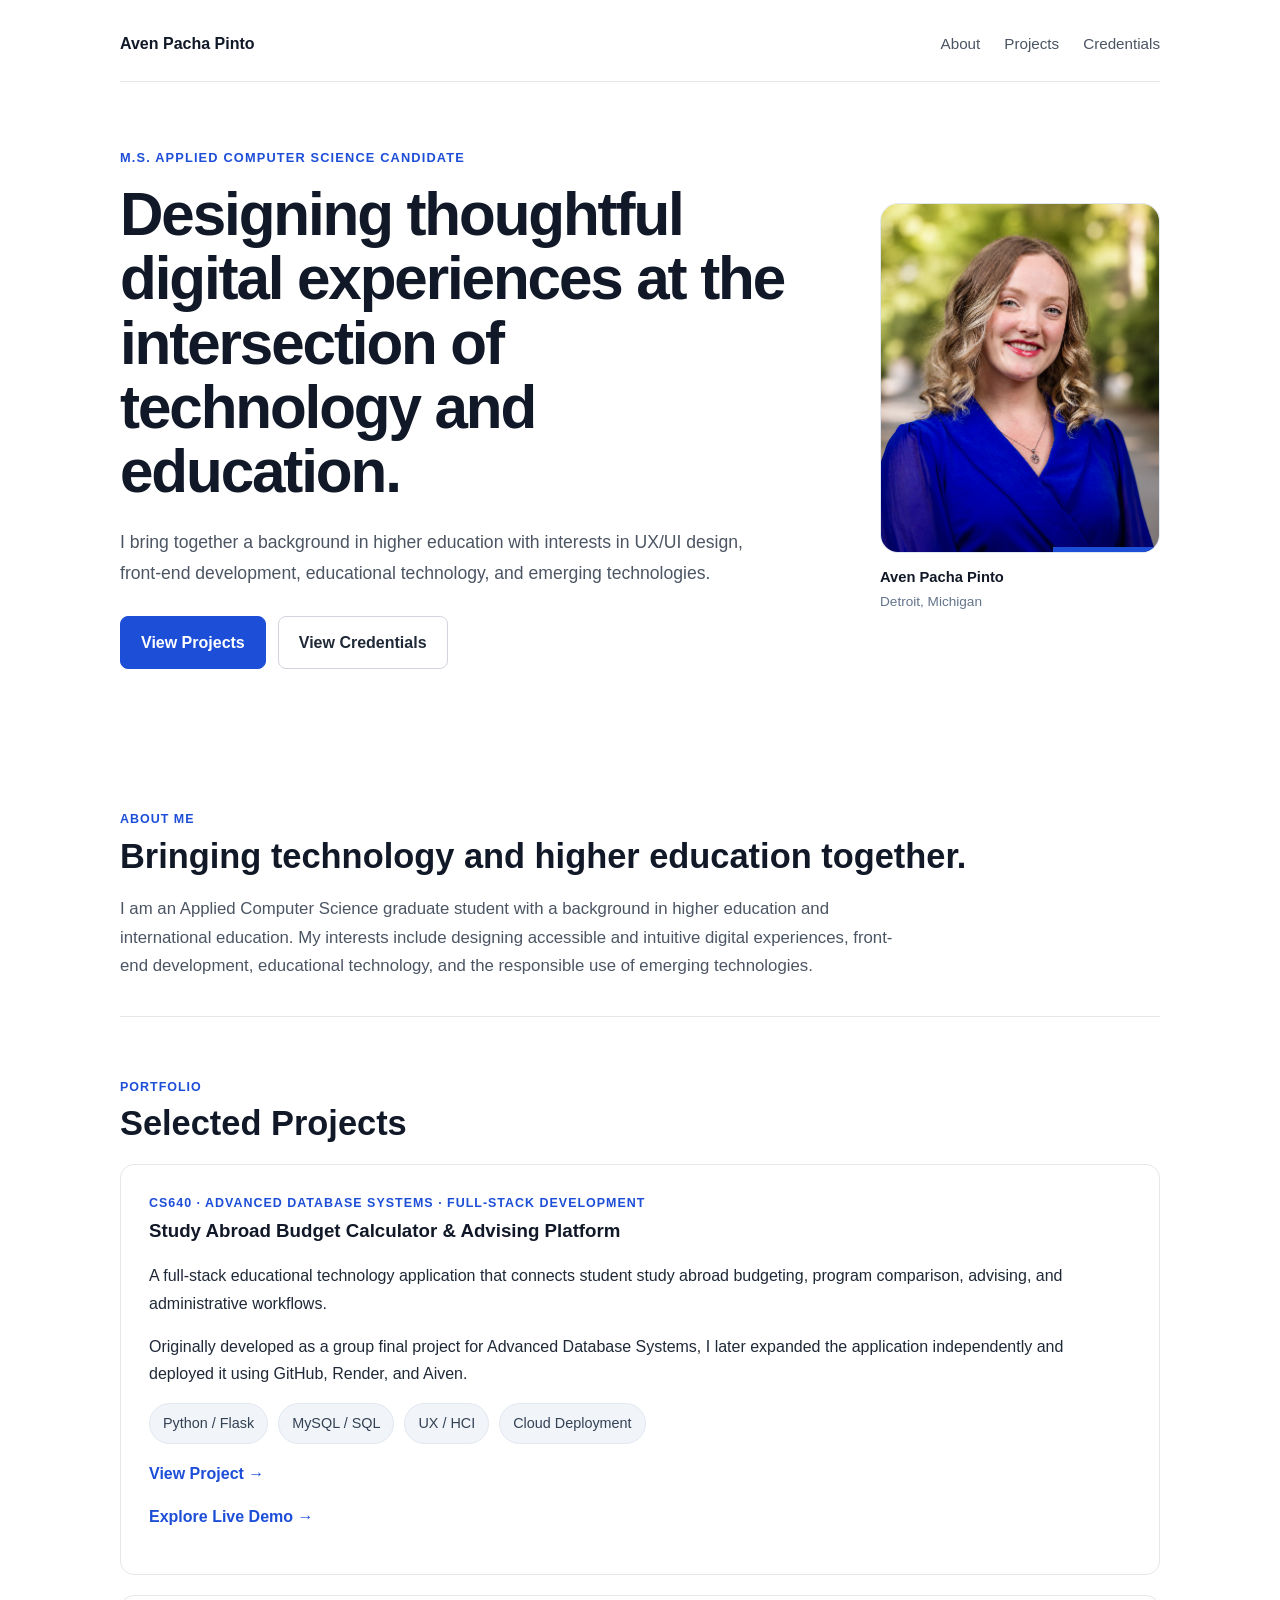
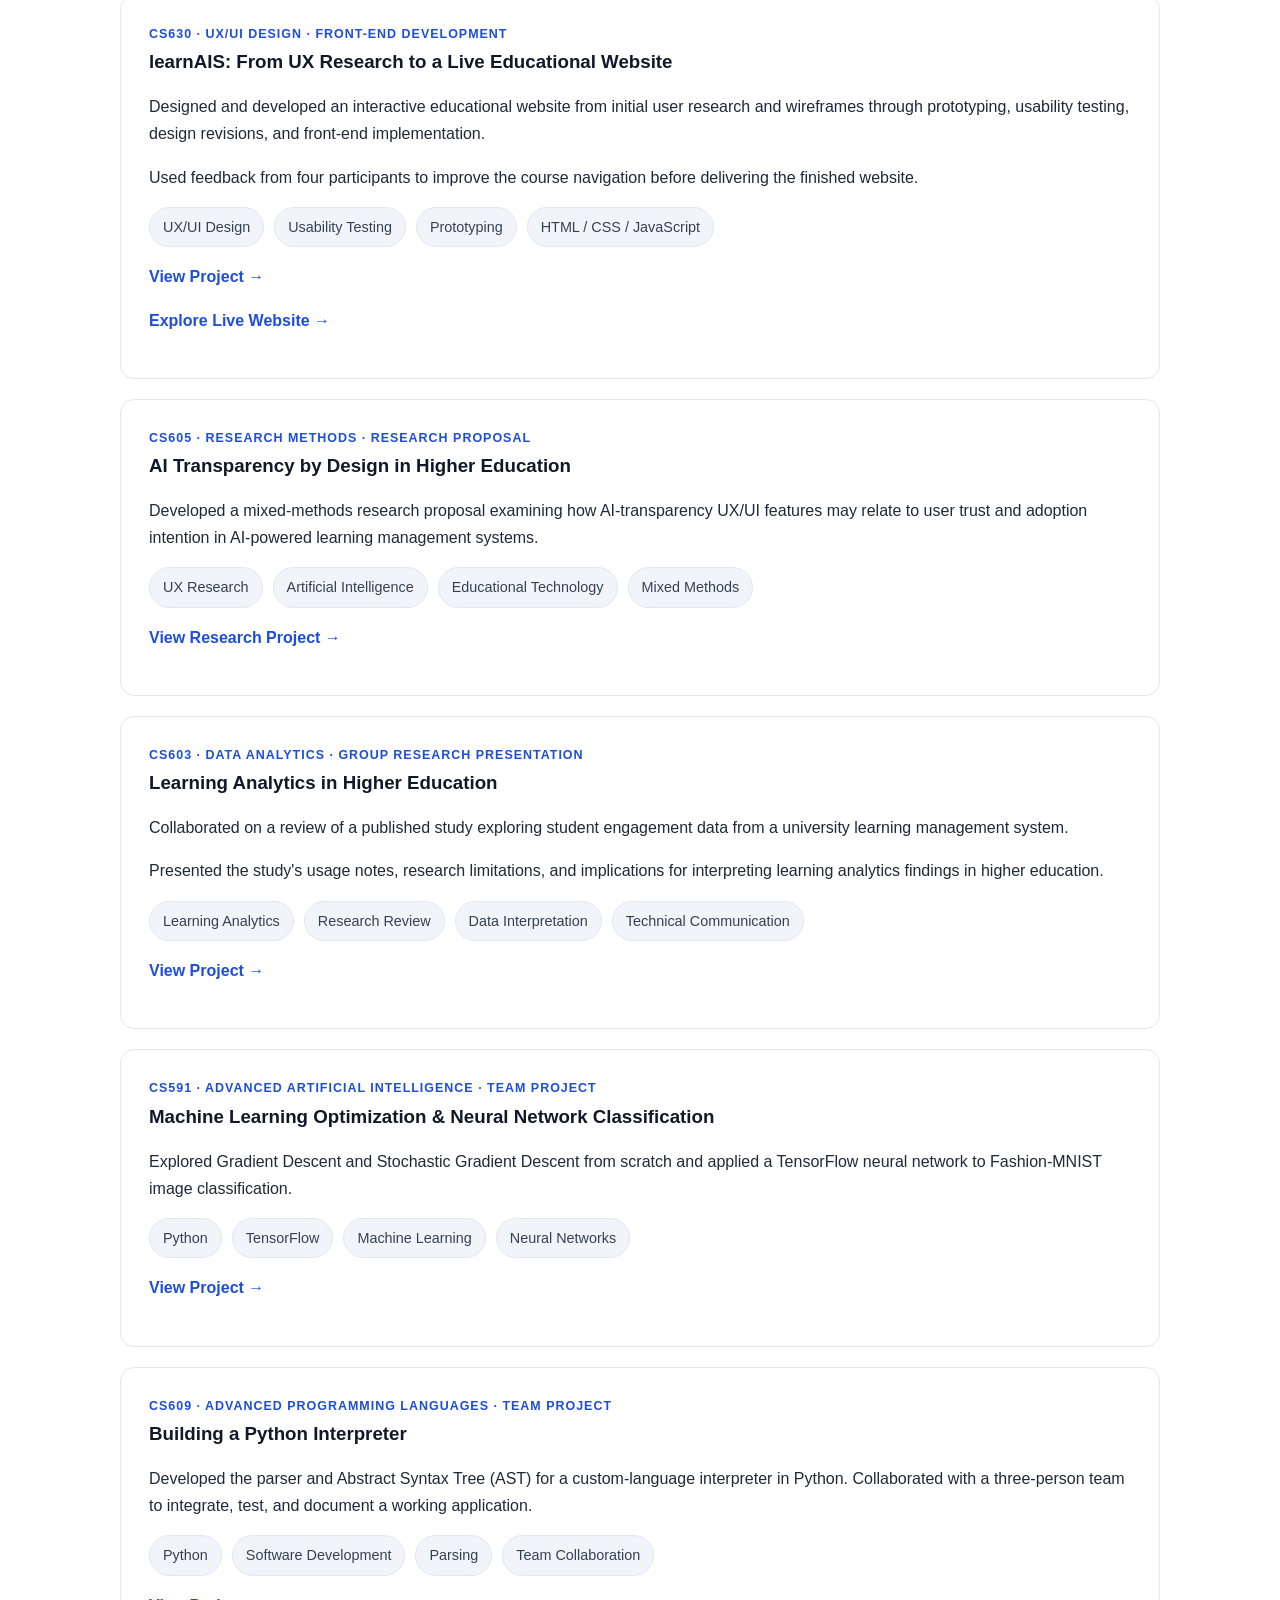
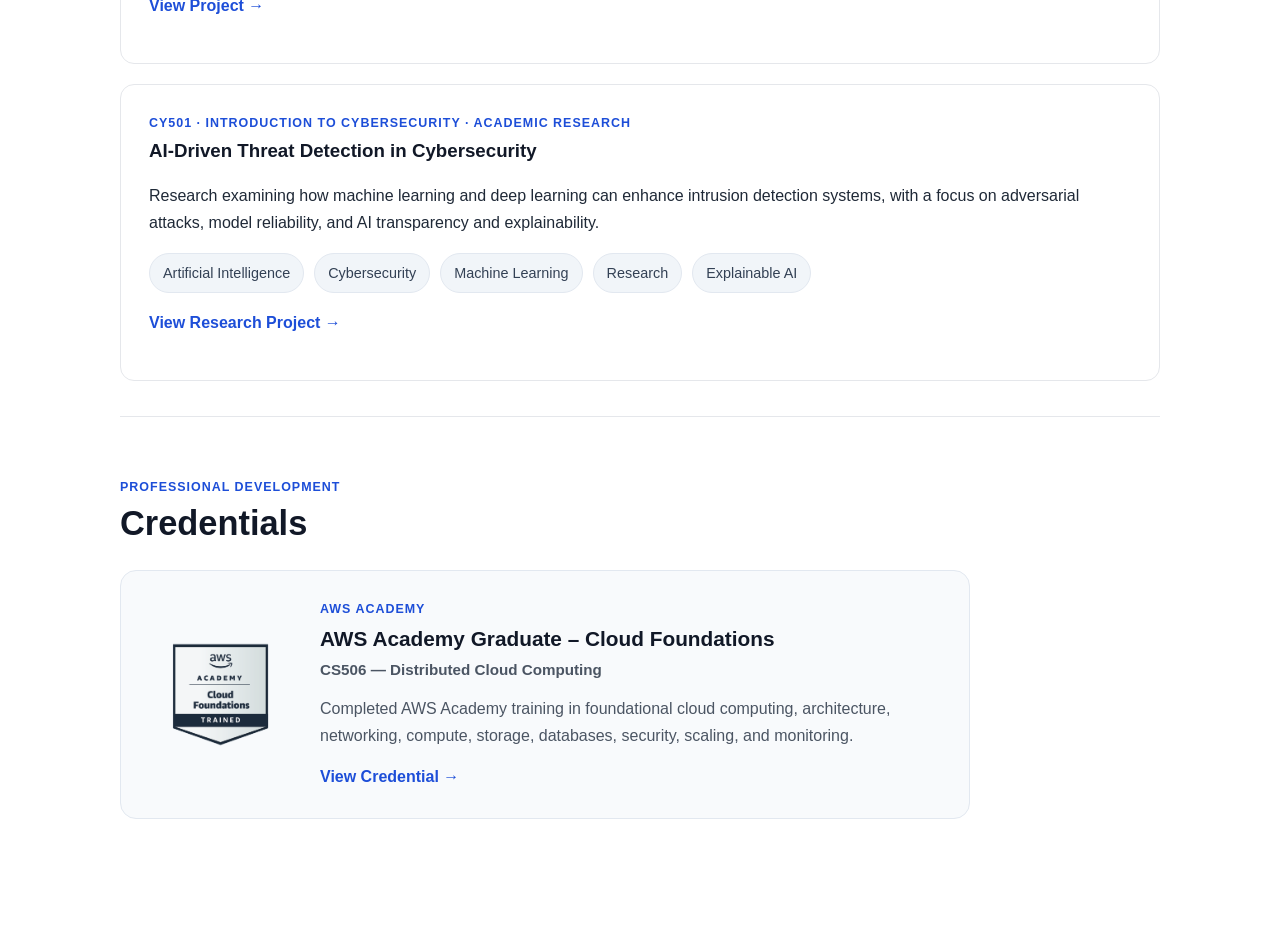
<file: index.html>
<!DOCTYPE html>
<html lang="en">
<head>
  <meta charset="UTF-8">
  <meta name="viewport" content="width=device-width, initial-scale=1.0">

  <meta
    name="description"
    content="Professional portfolio of Aven Pacha Pinto, an M.S. Applied Computer Science candidate focused on UX/UI, front-end development, educational technology, and emerging technologies."
  >

  <title>Aven Pacha Pinto | Portfolio</title>

  <link rel="stylesheet" href="/styles.css">
</head>

<body>

  <header class="site-header">

    <nav class="site-nav">

      <a href="/" class="nav-name">
        Aven Pacha Pinto
      </a>

      <div class="nav-links">
        <a href="#about">About</a>
        <a href="#projects">Projects</a>
        <a href="#credentials">Credentials</a>
      </div>

    </nav>


    <section class="hero">

      <div class="hero-content">

        <p class="hero-eyebrow">
          M.S. Applied Computer Science Candidate
        </p>

        <h1>
          Designing thoughtful digital experiences at the intersection of
          technology and education.
        </h1>

        <p class="hero-description">
          I bring together a background in higher education with interests
          in UX/UI design, front-end development, educational technology,
          and emerging technologies.
        </p>

        <div class="hero-actions">

          <a class="button" href="#projects">
            View Projects
          </a>

          <a class="secondary-button" href="#credentials">
            View Credentials
          </a>

        </div>

      </div>


      <div class="hero-visual">

        <div class="hero-photo-frame">

          <img
            class="hero-photo"
            src="/assets/images/aven-pacha-headshot.png"
            alt="Professional headshot of Aven Pacha Pinto"
          >

        </div>

        <div class="hero-photo-info">

          <strong>Aven Pacha Pinto</strong>

          <span>
            Detroit, Michigan
          </span>

        </div>

      </div>

    </section>

  </header>


  <main>

    <section id="about">

      <div class="section-heading">

        <p class="section-eyebrow">
          About Me
        </p>

        <h2>
          Bringing technology and higher education together.
        </h2>

      </div>

      <div class="about-content">

        <p>
          I am an Applied Computer Science graduate student with a background
          in higher education and international education. My interests include
          designing accessible and intuitive digital experiences, front-end
          development, educational technology, and the responsible use of
          emerging technologies.
        </p>

      </div>

    </section>


    <section id="projects">

      <div class="section-heading">

        <p class="section-eyebrow">
          Portfolio
        </p>

        <h2>
          Selected Projects
        </h2>

      </div>

<!-- CS640: Study Abroad Budget Calculator -->

      <div class="project">
      
        <p class="section-eyebrow">
          CS640 · ADVANCED DATABASE SYSTEMS · FULL-STACK DEVELOPMENT
        </p>
      
        <h3>
          Study Abroad Budget Calculator &amp; Advising Platform
        </h3>
      
        <p>
          A full-stack educational technology application
          that connects student study abroad budgeting,
          program comparison, advising, and administrative
          workflows.
        </p>
      
        <p>
          Originally developed as a group final project
          for Advanced Database Systems, I later expanded
          the application independently and deployed it
          using GitHub, Render, and Aiven.
        </p>
      
        <div class="skills">
      
          <span class="skill">
            Python / Flask
          </span>
      
          <span class="skill">
            MySQL / SQL
          </span>
      
          <span class="skill">
            UX / HCI
          </span>
      
          <span class="skill">
            Cloud Deployment
          </span>
      
        </div>
      
        <p>
          <a href="/projects/study-abroad-budget-calculator.html">
            View Project →
          </a>
        </p>
      
        <p>
          <a
            href="https://study-abroad-budget-calculator-demo.onrender.com/"
            target="_blank"
            rel="noopener noreferrer"
          >
            Explore Live Demo →
          </a>
        </p>
      
      </div>
      
<!-- CS630 Featured Project: learnAIS -->

      <div class="project">
      
        <p class="section-eyebrow">
          CS630 · UX/UI Design · Front-End Development
        </p>
      
        <h3>
          learnAIS: From UX Research to a Live Educational Website
        </h3>
      
        <p>
          Designed and developed an interactive educational
          website from initial user research and wireframes
          through prototyping, usability testing, design
          revisions, and front-end implementation.
        </p>
      
        <p>
          Used feedback from four participants to improve
          the course navigation before delivering
          the finished website.
        </p>
      
        <div class="skills">
      
          <span class="skill">UX/UI Design</span>
      
          <span class="skill">Usability Testing</span>
      
          <span class="skill">Prototyping</span>
      
          <span class="skill">HTML / CSS / JavaScript</span>
      
        </div>
      
        <p>
          <a href="/projects/learnais-ux-case-study.html">
            View Project →
          </a>
        </p>
      
        <p>
          <a
            href="https://avenpacha.github.io/learnAIS/"
            target="_blank"
            rel="noopener noreferrer"
          >
            Explore Live Website →
          </a>
        </p>
      
      </div>

      <!-- CS605 Research Project -->
      
      <div class="project">
      
        <p class="section-eyebrow">
          CS605 · Research Methods · Research Proposal
        </p>
      
        <h3>
          AI Transparency by Design in Higher Education
        </h3>
      
        <p>
          Developed a mixed-methods research proposal
          examining how AI-transparency UX/UI features
          may relate to user trust and adoption intention
          in AI-powered learning management systems.
        </p>
      
        <div class="skills">
      
          <span class="skill">UX Research</span>
      
          <span class="skill">Artificial Intelligence</span>
      
          <span class="skill">Educational Technology</span>
      
          <span class="skill">Mixed Methods</span>
      
        </div>
      
        <p>
      
          <a href="/projects/ai-transparency-lms-research.html">
            View Research Project →
          </a>
      
        </p>
      
      </div>


<!-- CS603: Learning Analytics Research Presentation -->

      <div class="project">
      
        <p class="section-eyebrow">
          CS603 · Data Analytics · Group Research Presentation
        </p>
      
        <h3>
          Learning Analytics in Higher Education
        </h3>
      
        <p>
          Collaborated on a review of a published study
          exploring student engagement data from a university
          learning management system.
        </p>
      
        <p>
          Presented the study's usage notes, research
          limitations, and implications for interpreting
          learning analytics findings in higher education.
        </p>
      
        <div class="skills">
      
          <span class="skill">Learning Analytics</span>
      
          <span class="skill">Research Review</span>
      
          <span class="skill">Data Interpretation</span>
      
          <span class="skill">Technical Communication</span>
      
        </div>
      
        <p>
          <a href="/projects/learning-analytics-research.html">
            View Project →
          </a>
        </p>
      
      </div>
      
      <!-- CS591 Group Project -->

      <div class="project">
      
        <p class="section-eyebrow">
          CS591 · Advanced Artificial Intelligence · Team Project
        </p>
      
        <h3>
          Machine Learning Optimization & Neural Network Classification
        </h3>
      
        <p>
          Explored Gradient Descent and Stochastic Gradient Descent from
          scratch and applied a TensorFlow neural network to Fashion-MNIST
          image classification.
        </p>
      
        <div class="skills">
      
          <span class="skill">Python</span>
          <span class="skill">TensorFlow</span>
          <span class="skill">Machine Learning</span>
          <span class="skill">Neural Networks</span>
      
        </div>
      
        <p>
          <a href="/projects/machine-learning-optimization-neural-network.html">
            View Project →
          </a>
        </p>
      
      </div>

      
      <!-- CS609 Interpreter Project -->
      
      <div class="project">
      
        <p class="section-eyebrow">
          CS609 · Advanced Programming Languages · Team Project
        </p>
      
        <h3>
          Building a Python Interpreter
        </h3>
        
        <p>
          Developed the parser and Abstract Syntax Tree (AST)
          for a custom-language interpreter in Python.
          Collaborated with a three-person team to integrate,
          test, and document a working application.
        </p>
      
        <div class="skills">
      
          <span class="skill">Python</span>
      
          <span class="skill">Software Development</span>
      
          <span class="skill">Parsing</span>
      
          <span class="skill">Team Collaboration</span>
      
        </div>
      
        <p>
          <a href="/projects/python-interpreter.html">
            View Project →
          </a>
        </p>
      
      </div>

      
      <!-- CY501 Research Project -->
      
      <div class="project">
      
        <p class="section-eyebrow">
          CY501 · Introduction to Cybersecurity · Academic Research
        </p>
      
        <h3>
          AI-Driven Threat Detection in Cybersecurity
        </h3>
      
        <p>
          Research examining how machine learning and deep learning
          can enhance intrusion detection systems, with a focus
          on adversarial attacks, model reliability, and AI
          transparency and explainability.
        </p>
      
        <div class="skills">
      
          <span class="skill">
            Artificial Intelligence
          </span>
      
          <span class="skill">
            Cybersecurity
          </span>
      
          <span class="skill">
            Machine Learning
          </span>
      
          <span class="skill">
            Research
          </span>
      
          <span class="skill">
            Explainable AI
          </span>
      
        </div>
      
        <p>
      
          <a href="/projects/ai-driven-threat-detection.html">
            View Research Project →
          </a>
      
        </p>
      
      </div>

    </section>


    <section id="credentials">

      <div class="section-heading">

        <p class="section-eyebrow">
          Professional Development
        </p>

        <h2>
          Credentials
        </h2>

      </div>


      <div class="credential-card">

        <div class="credential-card-badge">

          <img
            src="/assets/images/aws-cloud-foundations-badge.png"
            alt="AWS Academy Graduate Cloud Foundations badge"
          >

        </div>


        <div class="credential-card-content">

          <p class="credential-card-label">
            AWS Academy
          </p>

          <h3>
            AWS Academy Graduate – Cloud Foundations
          </h3>

          <p class="credential-card-course">
            CS506 — Distributed Cloud Computing
          </p>

          <p class="credential-card-description">
            Completed AWS Academy training in foundational cloud computing,
            architecture, networking, compute, storage, databases, security,
            scaling, and monitoring.
          </p>

          <a
            class="credential-card-link"
            href="credentials/aws-cloud-foundations.html"
          >
            View Credential →
          </a>

        </div>

      </div>

    </section>

  </main>

</body>
</html>
</file>
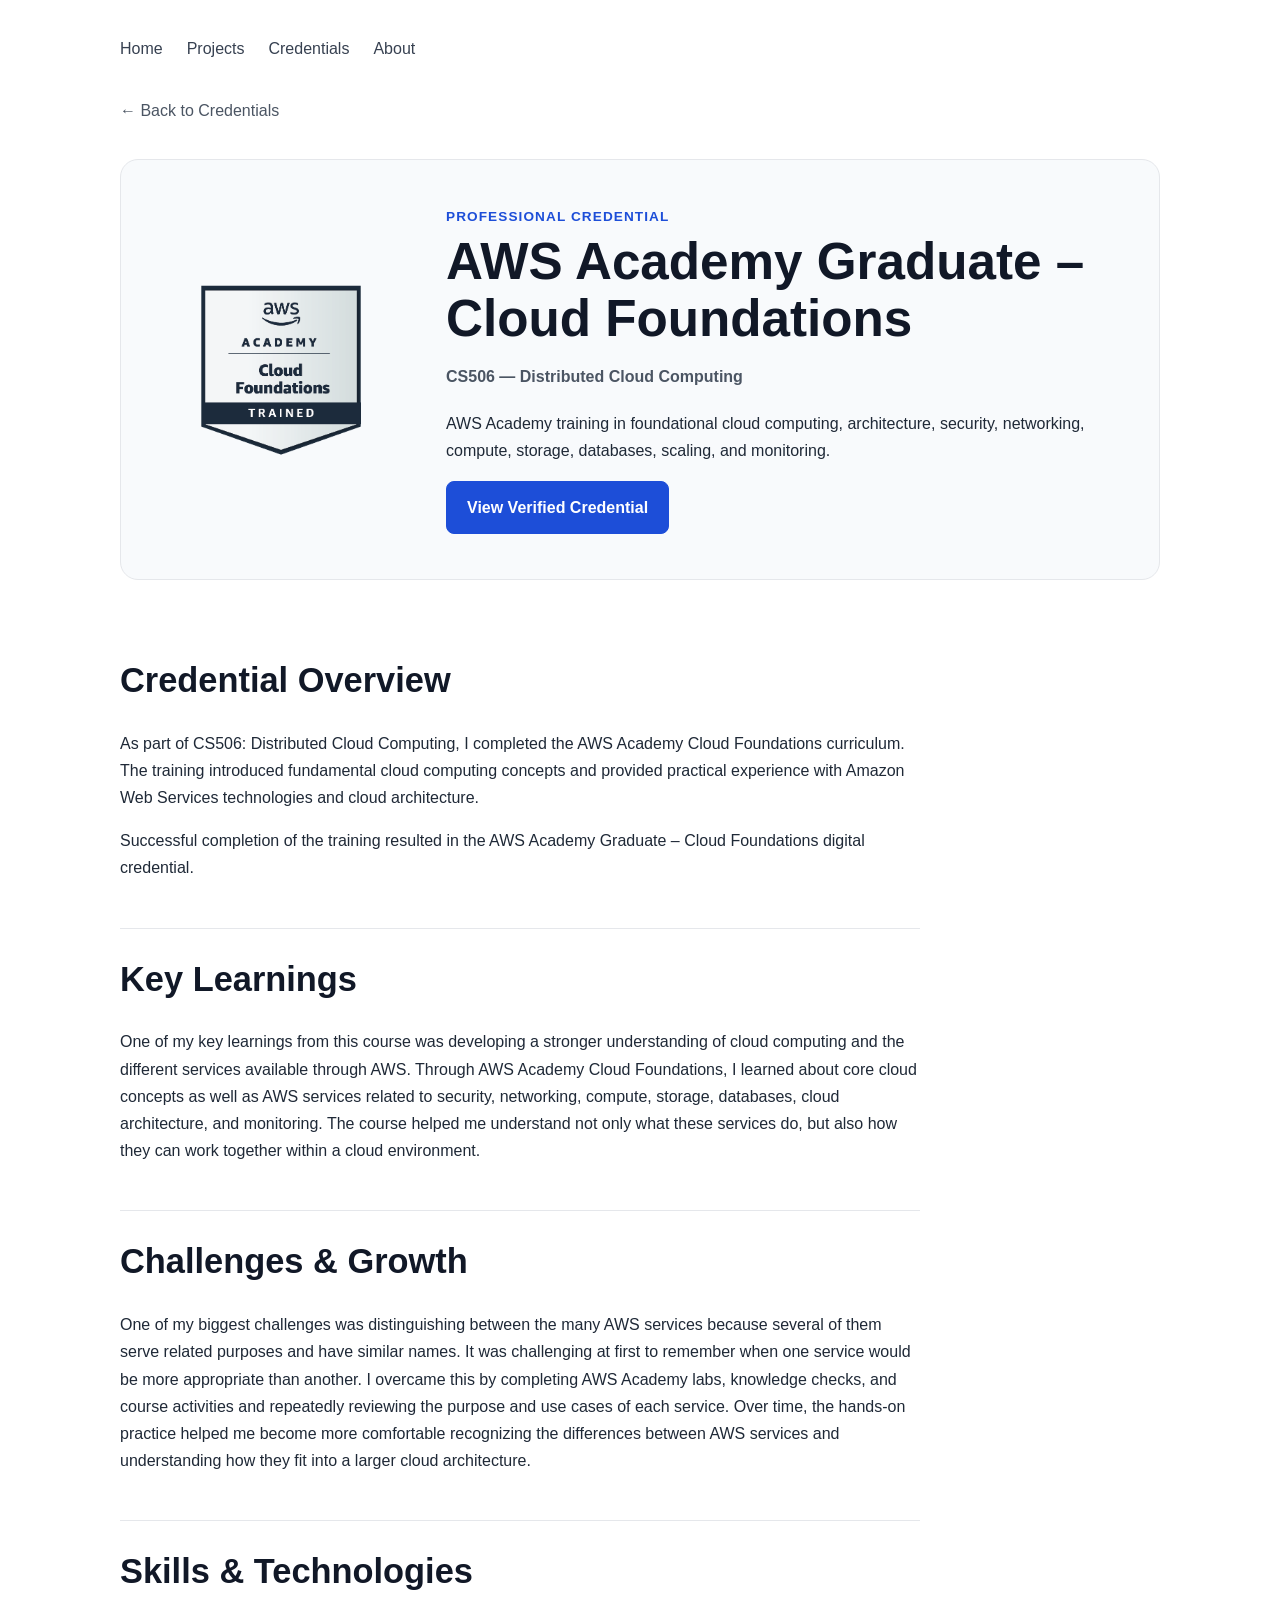
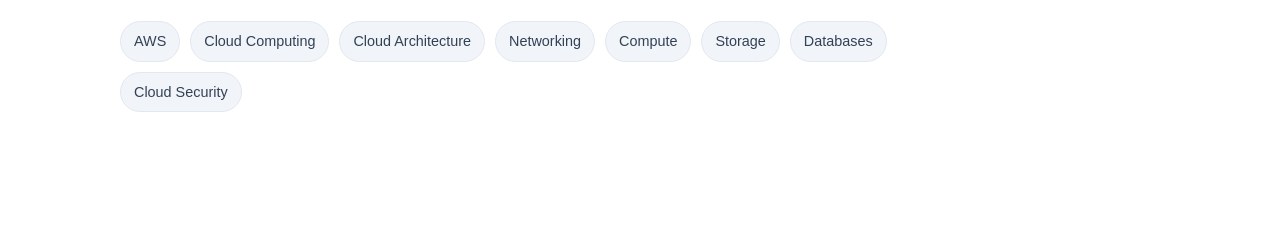
<file: credentials/aws-cloud-foundations.html>
<!DOCTYPE html>
<html lang="en">
<head>
  <meta charset="UTF-8">
  <meta name="viewport" content="width=device-width, initial-scale=1.0">

  <meta
    name="description"
    content="AWS Academy Cloud Foundations credential earned by Aven Pacha Pinto through CS506 Distributed Cloud Computing."
  >

  <title>AWS Academy Cloud Foundations | Aven Pacha Pinto</title>

  <link rel="stylesheet" href="../styles.css">
</head>

<body>

  <header>

    <nav>
      <a href="../index.html">Home</a>
      <a href="../index.html#projects">Projects</a>
      <a href="../index.html#credentials">Credentials</a>
      <a href="../index.html#about">About</a>
    </nav>

  </header>

  <main>

    <a class="back-link" href="../index.html#credentials">
      ← Back to Credentials
    </a>

    <section class="credential-hero">

      <div class="credential-badge-container">

        <a
          href="https://www.credly.com/badges/4d269ad6-d5ae-4c23-bc3f-32f2fa3fd63c"
          target="_blank"
          rel="noopener noreferrer"
        >
          <img
            class="credential-badge"
            src="../assets/images/aws-cloud-foundations-badge.png"
            alt="AWS Academy Graduate Cloud Foundations badge"
          >
        </a>

      </div>

      <div class="credential-heading">

        <p class="eyebrow">Professional Credential</p>

        <h1>AWS Academy Graduate – Cloud Foundations</h1>

        <p class="credential-course">
          CS506 — Distributed Cloud Computing
        </p>

        <p class="intro">
          AWS Academy training in foundational cloud computing,
          architecture, security, networking, compute, storage,
          databases, scaling, and monitoring.
        </p>

        <a
          class="button"
          href="https://www.credly.com/badges/4d269ad6-d5ae-4c23-bc3f-32f2fa3fd63c"
          target="_blank"
          rel="noopener noreferrer"
        >
          View Verified Credential
        </a>

      </div>

    </section>

    <section class="content-section">

      <h2>Credential Overview</h2>

      <p>
        As part of CS506: Distributed Cloud Computing, I completed
        the AWS Academy Cloud Foundations curriculum. The training
        introduced fundamental cloud computing concepts and provided
        practical experience with Amazon Web Services technologies
        and cloud architecture.
      </p>

      <p>
        Successful completion of the training resulted in the
        AWS Academy Graduate – Cloud Foundations digital credential.
      </p>

    </section>

    <section class="content-section">

      <h2>Key Learnings</h2>

      <p>
        One of my key learnings from this course was developing a stronger
        understanding of cloud computing and the different services available
        through AWS. Through AWS Academy Cloud Foundations, I learned about
        core cloud concepts as well as AWS services related to security,
        networking, compute, storage, databases, cloud architecture, and
        monitoring. The course helped me understand not only what these
        services do, but also how they can work together within a cloud
        environment.
      </p>

    </section>

    <section class="content-section">

      <h2>Challenges & Growth</h2>

      <p>
        One of my biggest challenges was distinguishing between the many AWS
        services because several of them serve related purposes and have
        similar names. It was challenging at first to remember when one
        service would be more appropriate than another. I overcame this by
        completing AWS Academy labs, knowledge checks, and course activities
        and repeatedly reviewing the purpose and use cases of each service.
        Over time, the hands-on practice helped me become more comfortable
        recognizing the differences between AWS services and understanding
        how they fit into a larger cloud architecture.
      </p>

    </section>

    <section class="content-section">

      <h2>Skills & Technologies</h2>

      <div class="skills">
        <span class="skill">AWS</span>
        <span class="skill">Cloud Computing</span>
        <span class="skill">Cloud Architecture</span>
        <span class="skill">Networking</span>
        <span class="skill">Compute</span>
        <span class="skill">Storage</span>
        <span class="skill">Databases</span>
        <span class="skill">Cloud Security</span>
      </div>

    </section>

  </main>

</body>
</html>
</file>
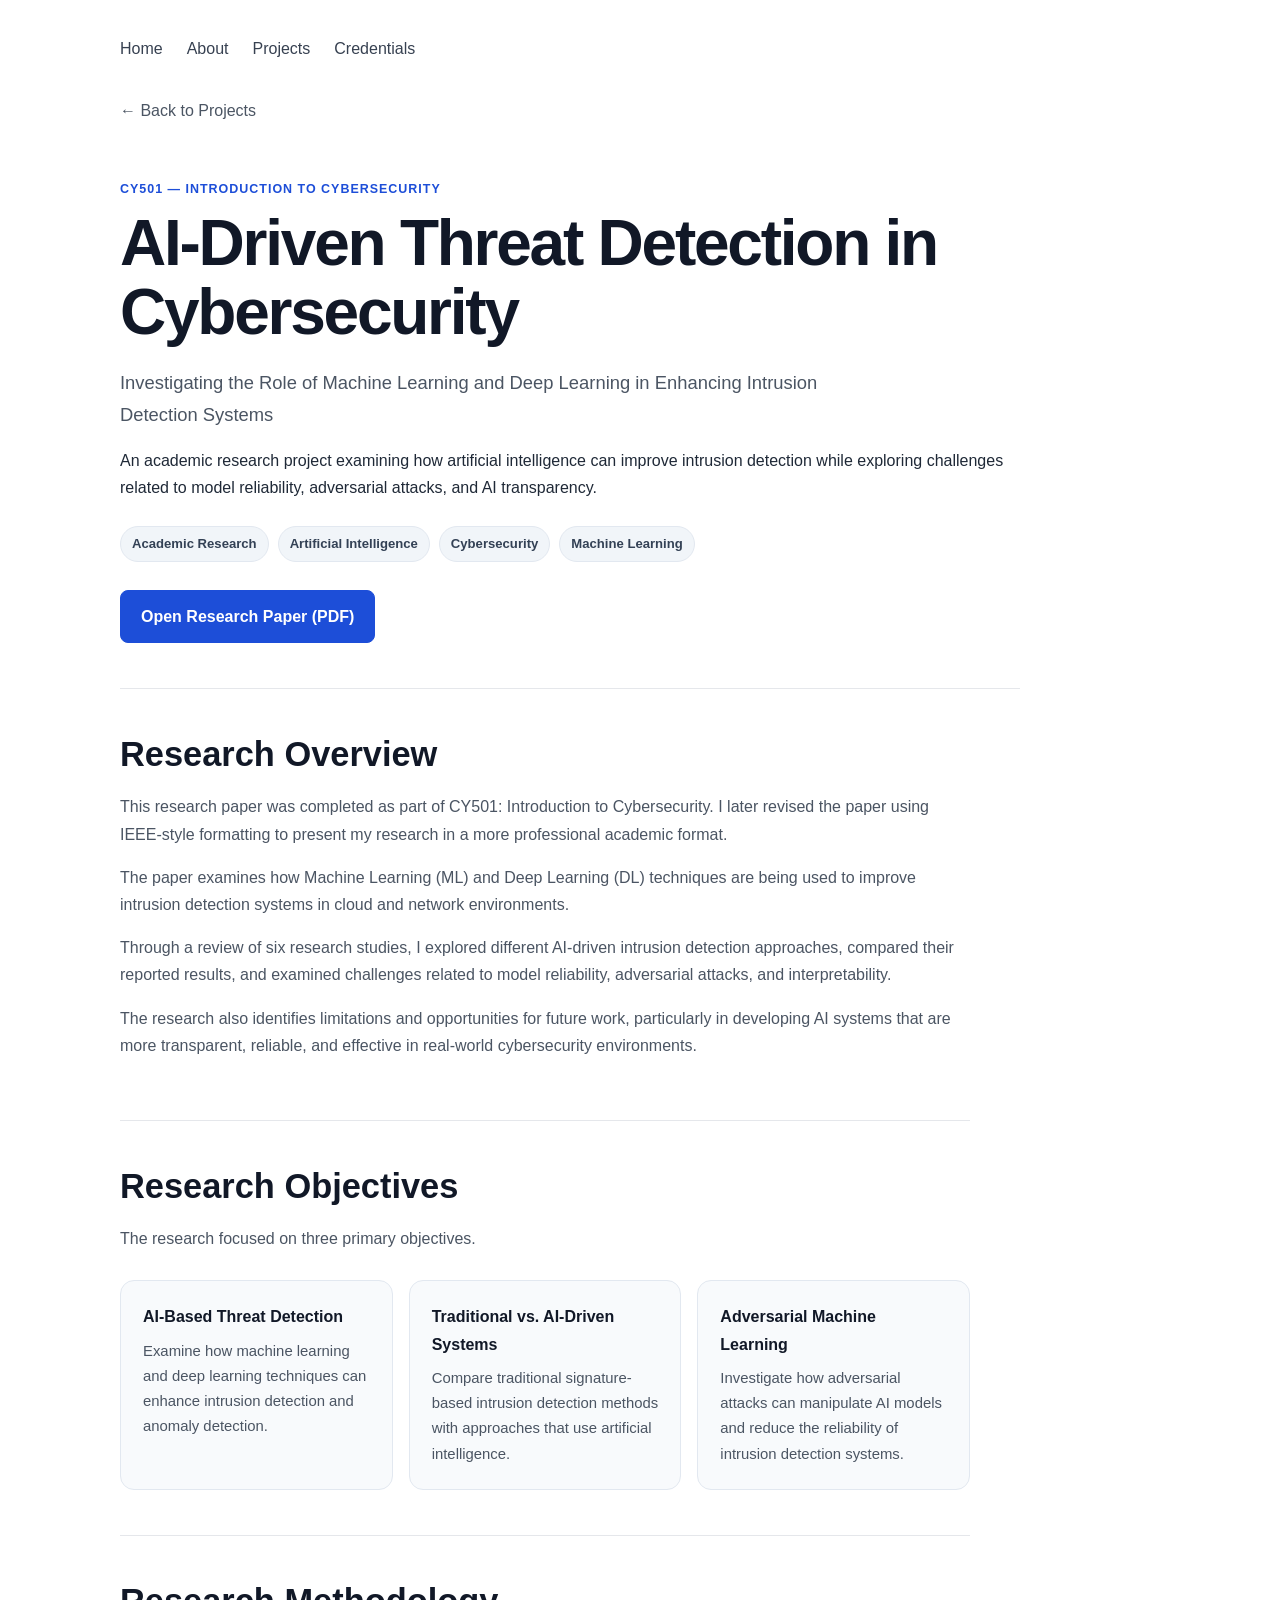
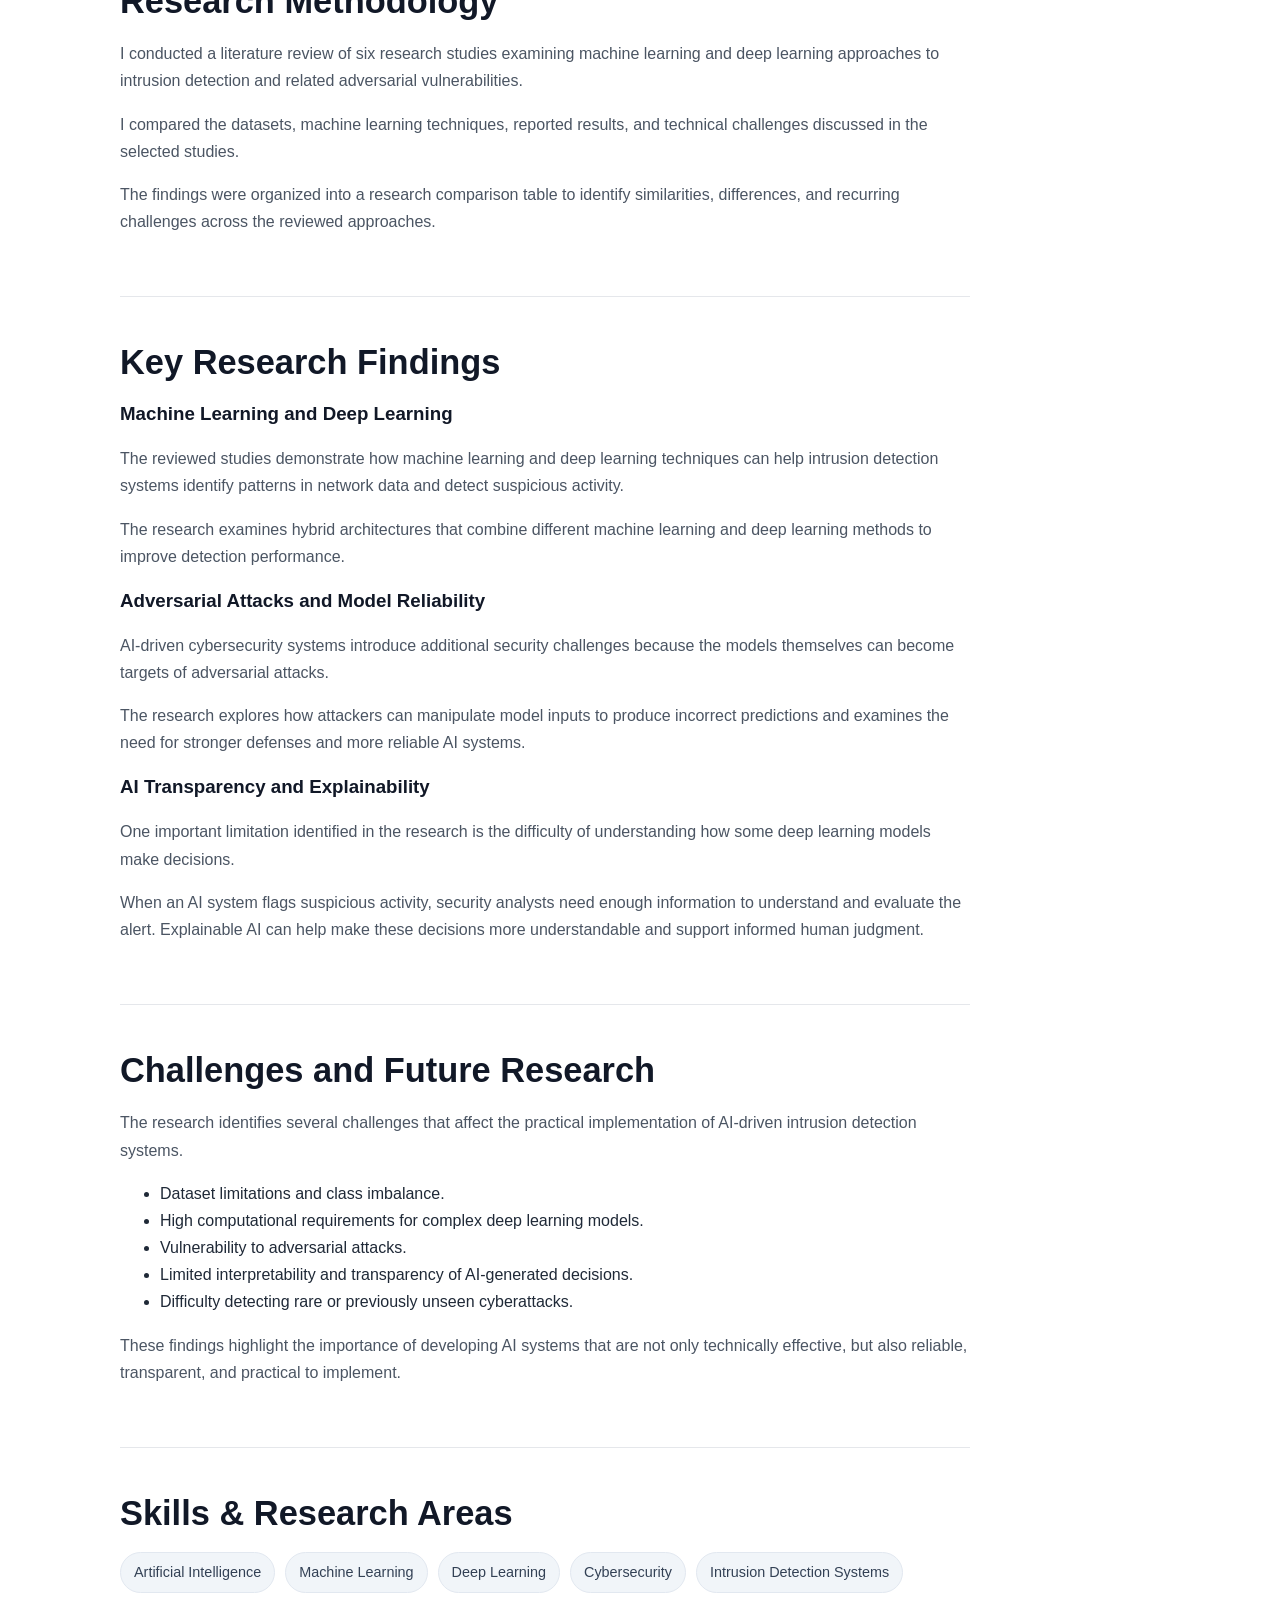
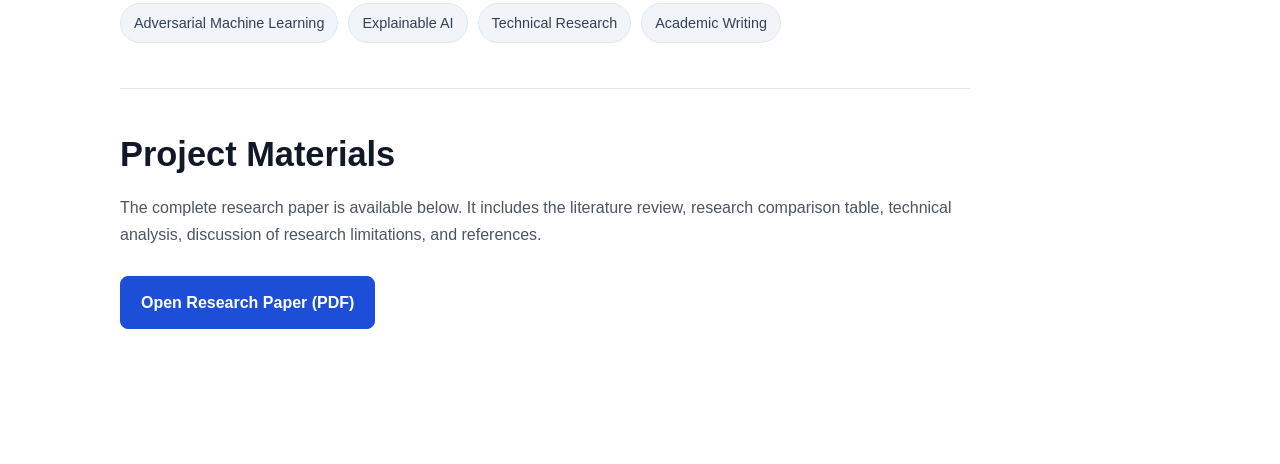
<file: projects/ai-driven-threat-detection.html>
<!DOCTYPE html>
<html lang="en">

<head>

  <meta charset="UTF-8">

  <meta name="viewport" content="width=device-width, initial-scale=1.0">

  <meta
    name="description"
    content="Research project by Aven Pacha Pinto examining machine learning, deep learning, and AI-driven intrusion detection systems, with a focus on adversarial attacks and explainable AI."
  >

  <title>
    AI-Driven Threat Detection in Cybersecurity | Aven Pacha Pinto
  </title>

  <link rel="stylesheet" href="/styles.css">

</head>

<body>

  <!-- Navigation -->

  <header>

    <nav>

      <a href="/">Home</a>

      <a href="/#about">About</a>

      <a href="/#projects">Projects</a>

      <a href="/#credentials">Credentials</a>

    </nav>

  </header>


  <main>

    <a class="back-link" href="/#projects">
      ← Back to Projects
    </a>


    <!-- Project Introduction -->

    <section class="project-detail-hero">

      <p class="section-eyebrow">
        CY501 — Introduction to Cybersecurity
      </p>

      <h1>
        AI-Driven Threat Detection in Cybersecurity
      </h1>

      <p class="project-lead">
        Investigating the Role of Machine Learning and
        Deep Learning in Enhancing Intrusion Detection Systems
      </p>

      <p>
        An academic research project examining how artificial
        intelligence can improve intrusion detection while
        exploring challenges related to model reliability,
        adversarial attacks, and AI transparency.
      </p>

      <div class="project-meta">

        <span class="project-tag">
          Academic Research
        </span>

        <span class="project-tag">
          Artificial Intelligence
        </span>

        <span class="project-tag">
          Cybersecurity
        </span>

        <span class="project-tag">
          Machine Learning
        </span>

      </div>


      <div class="hero-actions">

        <a
          class="button"
          href="/assets/documents/CY501_AI_Driven_Threat_Detection.pdf"
          target="_blank"
          rel="noopener noreferrer"
        >
          Open Research Paper (PDF)
        </a>

      </div>

    </section>


    <!-- Research Overview -->

    <section class="project-section">

      <h2>
        Research Overview
      </h2>

      <p>
        This research paper was completed as part of
        CY501: Introduction to Cybersecurity.
        I later revised the paper using IEEE-style formatting
        to present my research in a more professional
        academic format.
      </p>

      <p>
        The paper examines how Machine Learning (ML)
        and Deep Learning (DL) techniques are being used
        to improve intrusion detection systems in cloud
        and network environments.
      </p>

      <p>
        Through a review of six research studies, I explored
        different AI-driven intrusion detection approaches,
        compared their reported results, and examined
        challenges related to model reliability,
        adversarial attacks, and interpretability.
      </p>

      <p>
        The research also identifies limitations and
        opportunities for future work, particularly in
        developing AI systems that are more transparent,
        reliable, and effective in real-world cybersecurity
        environments.
      </p>

    </section>


    <!-- Research Objectives -->

    <section class="project-section">

      <h2>
        Research Objectives
      </h2>

      <p>
        The research focused on three primary objectives.
      </p>


      <div class="project-highlight-grid">

        <div class="project-highlight">

          <strong>
            AI-Based Threat Detection
          </strong>

          <p>
            Examine how machine learning and deep learning
            techniques can enhance intrusion detection
            and anomaly detection.
          </p>

        </div>


        <div class="project-highlight">

          <strong>
            Traditional vs. AI-Driven Systems
          </strong>

          <p>
            Compare traditional signature-based intrusion
            detection methods with approaches that use
            artificial intelligence.
          </p>

        </div>


        <div class="project-highlight">

          <strong>
            Adversarial Machine Learning
          </strong>

          <p>
            Investigate how adversarial attacks can
            manipulate AI models and reduce the
            reliability of intrusion detection systems.
          </p>

        </div>

      </div>

    </section>


    <!-- Research Methodology -->

    <section class="project-section">

      <h2>
        Research Methodology
      </h2>

      <p>
        I conducted a literature review of six research
        studies examining machine learning and deep learning
        approaches to intrusion detection and related
        adversarial vulnerabilities.
      </p>

      <p>
        I compared the datasets, machine learning techniques,
        reported results, and technical challenges discussed
        in the selected studies.
      </p>

      <p>
        The findings were organized into a research comparison
        table to identify similarities, differences, and
        recurring challenges across the reviewed approaches.
      </p>

    </section>


    <!-- Research Findings -->

    <section class="project-section">

      <h2>
        Key Research Findings
      </h2>


      <h3>
        Machine Learning and Deep Learning
      </h3>

      <p>
        The reviewed studies demonstrate how machine learning
        and deep learning techniques can help intrusion detection
        systems identify patterns in network data and detect
        suspicious activity.
      </p>

      <p>
        The research examines hybrid architectures that
        combine different machine learning and deep learning
        methods to improve detection performance.
      </p>


      <h3>
        Adversarial Attacks and Model Reliability
      </h3>

      <p>
        AI-driven cybersecurity systems introduce additional
        security challenges because the models themselves
        can become targets of adversarial attacks.
      </p>

      <p>
        The research explores how attackers can manipulate
        model inputs to produce incorrect predictions and
        examines the need for stronger defenses and more
        reliable AI systems.
      </p>


      <h3>
        AI Transparency and Explainability
      </h3>

      <p>
        One important limitation identified in the research
        is the difficulty of understanding how some
        deep learning models make decisions.
      </p>

      <p>
        When an AI system flags suspicious activity,
        security analysts need enough information to
        understand and evaluate the alert.
        Explainable AI can help make these decisions
        more understandable and support informed
        human judgment.
      </p>

    </section>


    <!-- Challenges and Future Research -->

    <section class="project-section">

      <h2>
        Challenges and Future Research
      </h2>

      <p>
        The research identifies several challenges that
        affect the practical implementation of AI-driven
        intrusion detection systems.
      </p>

      <ul>

        <li>
          Dataset limitations and class imbalance.
        </li>

        <li>
          High computational requirements for complex
          deep learning models.
        </li>

        <li>
          Vulnerability to adversarial attacks.
        </li>

        <li>
          Limited interpretability and transparency
          of AI-generated decisions.
        </li>

        <li>
          Difficulty detecting rare or previously
          unseen cyberattacks.
        </li>

      </ul>

      <p>
        These findings highlight the importance of developing
        AI systems that are not only technically effective,
        but also reliable, transparent, and practical
        to implement.
      </p>

    </section>


    <!-- Skills and Research Areas -->

    <section class="project-section">

      <h2>
        Skills & Research Areas
      </h2>

      <div class="skills">

        <span class="skill">
          Artificial Intelligence
        </span>

        <span class="skill">
          Machine Learning
        </span>

        <span class="skill">
          Deep Learning
        </span>

        <span class="skill">
          Cybersecurity
        </span>

        <span class="skill">
          Intrusion Detection Systems
        </span>

        <span class="skill">
          Adversarial Machine Learning
        </span>

        <span class="skill">
          Explainable AI
        </span>

        <span class="skill">
          Technical Research
        </span>

        <span class="skill">
          Academic Writing
        </span>

      </div>

    </section>


    <!-- Project Materials -->

    <section class="project-section">

      <h2>
        Project Materials
      </h2>

      <p>
        The complete research paper is available below.
        It includes the literature review, research comparison
        table, technical analysis, discussion of research
        limitations, and references.
      </p>

      <div class="hero-actions">

        <a
          class="button"
          href="/assets/documents/CY501_AI_Driven_Threat_Detection.pdf"
          target="_blank"
          rel="noopener noreferrer"
        >
          Open Research Paper (PDF)
        </a>

      </div>

    </section>

  </main>

</body>

</html>
</file>
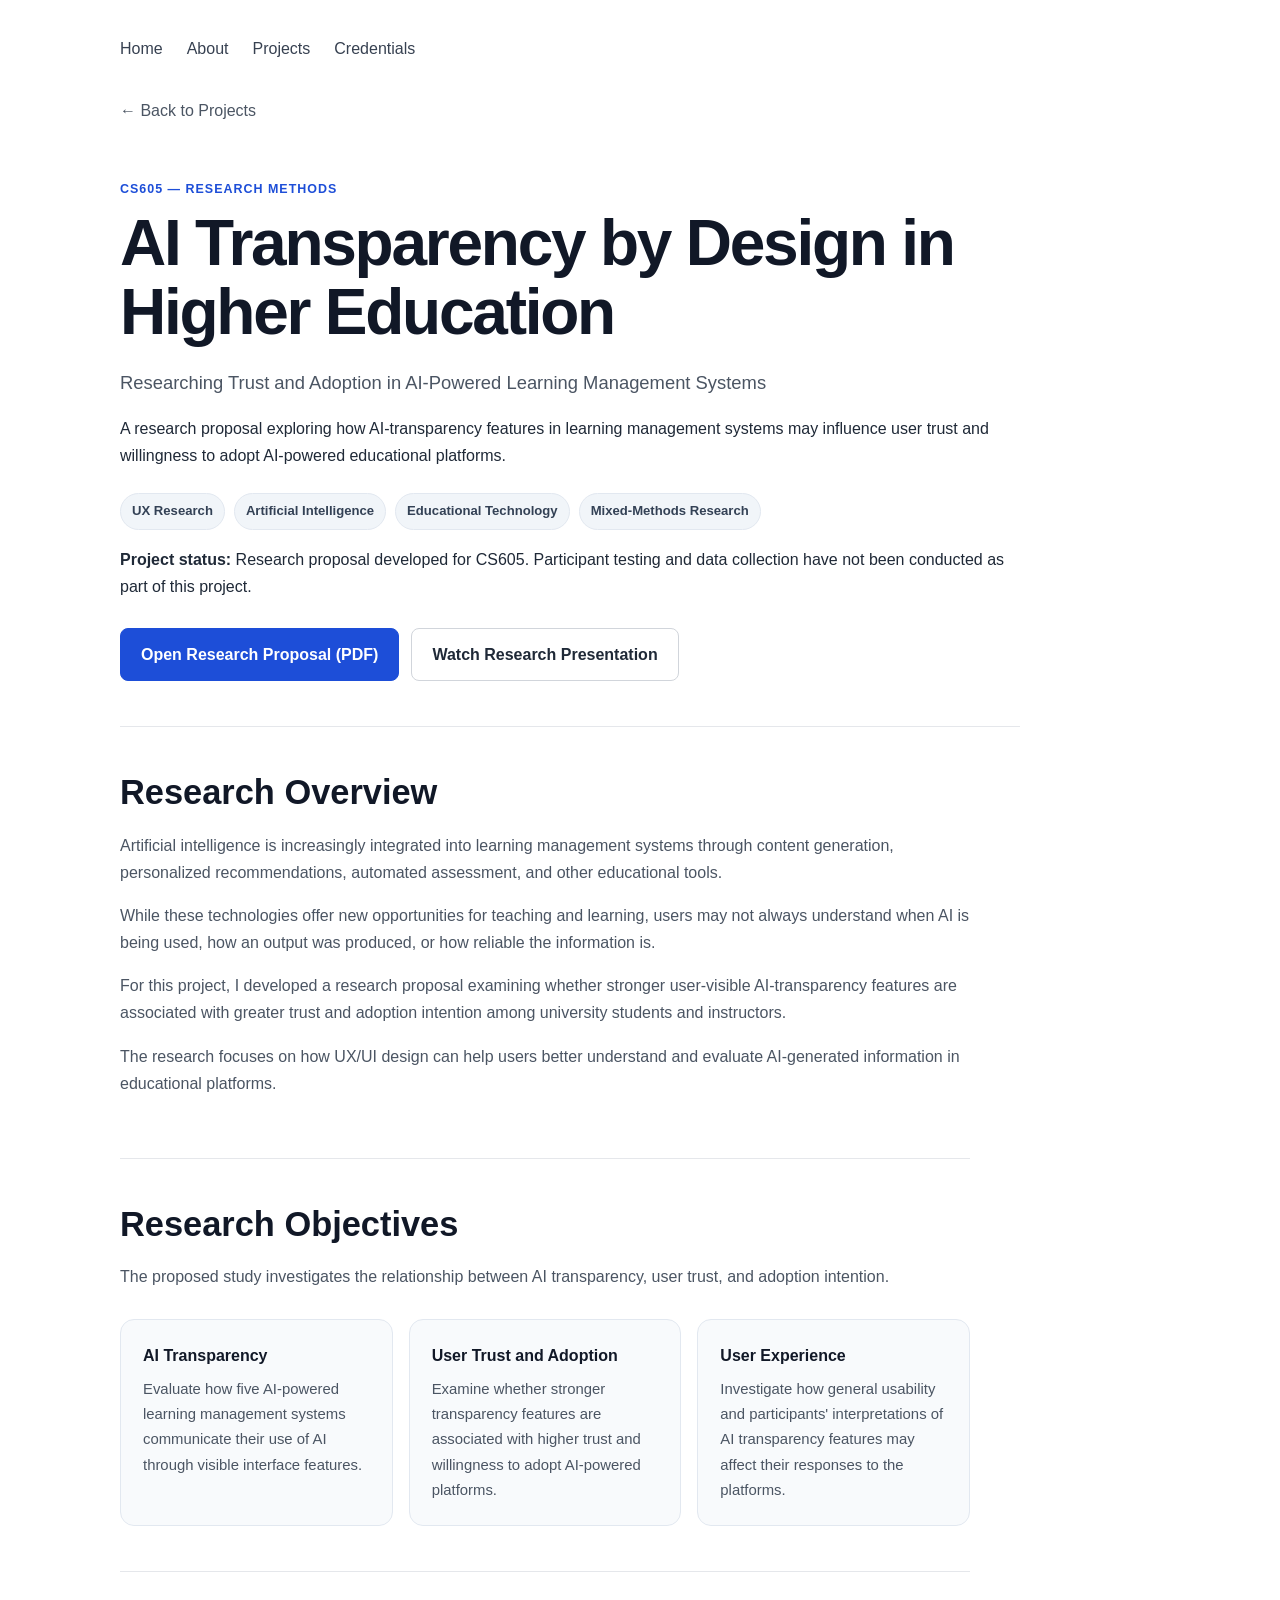
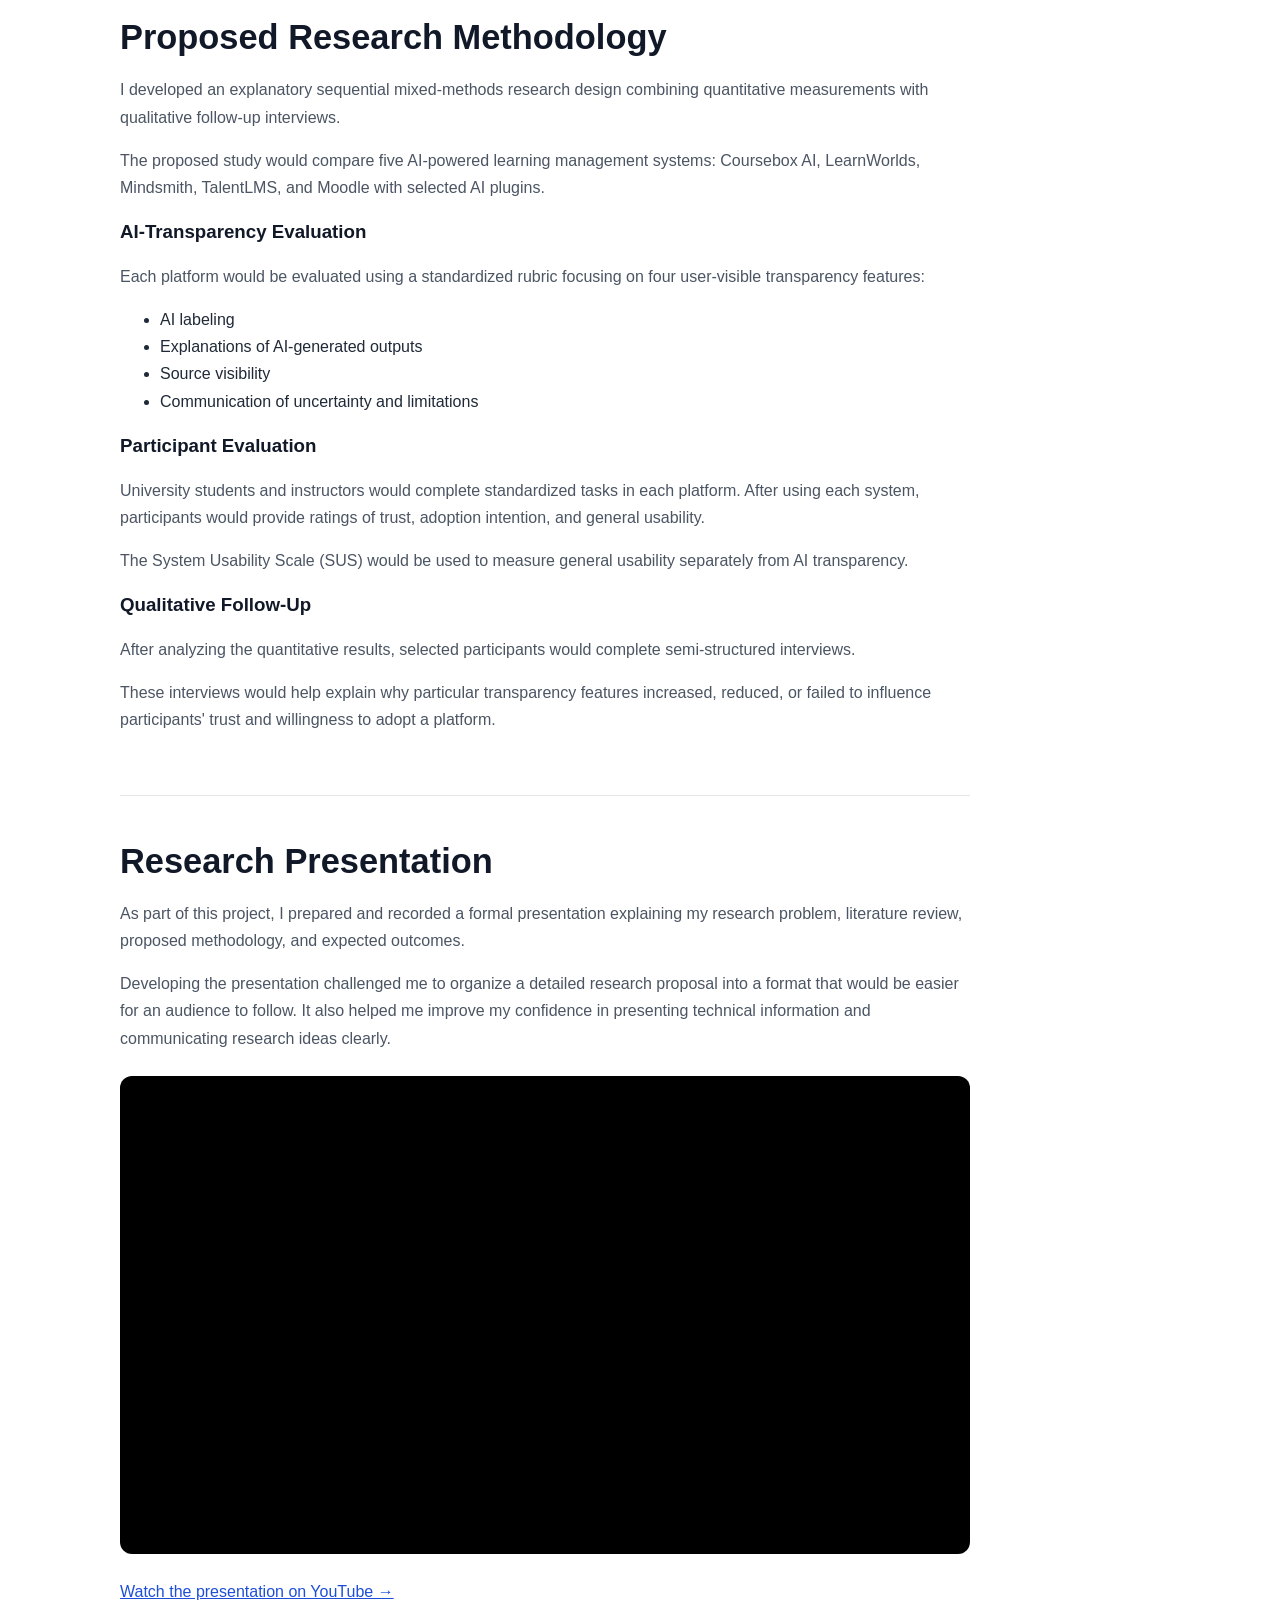
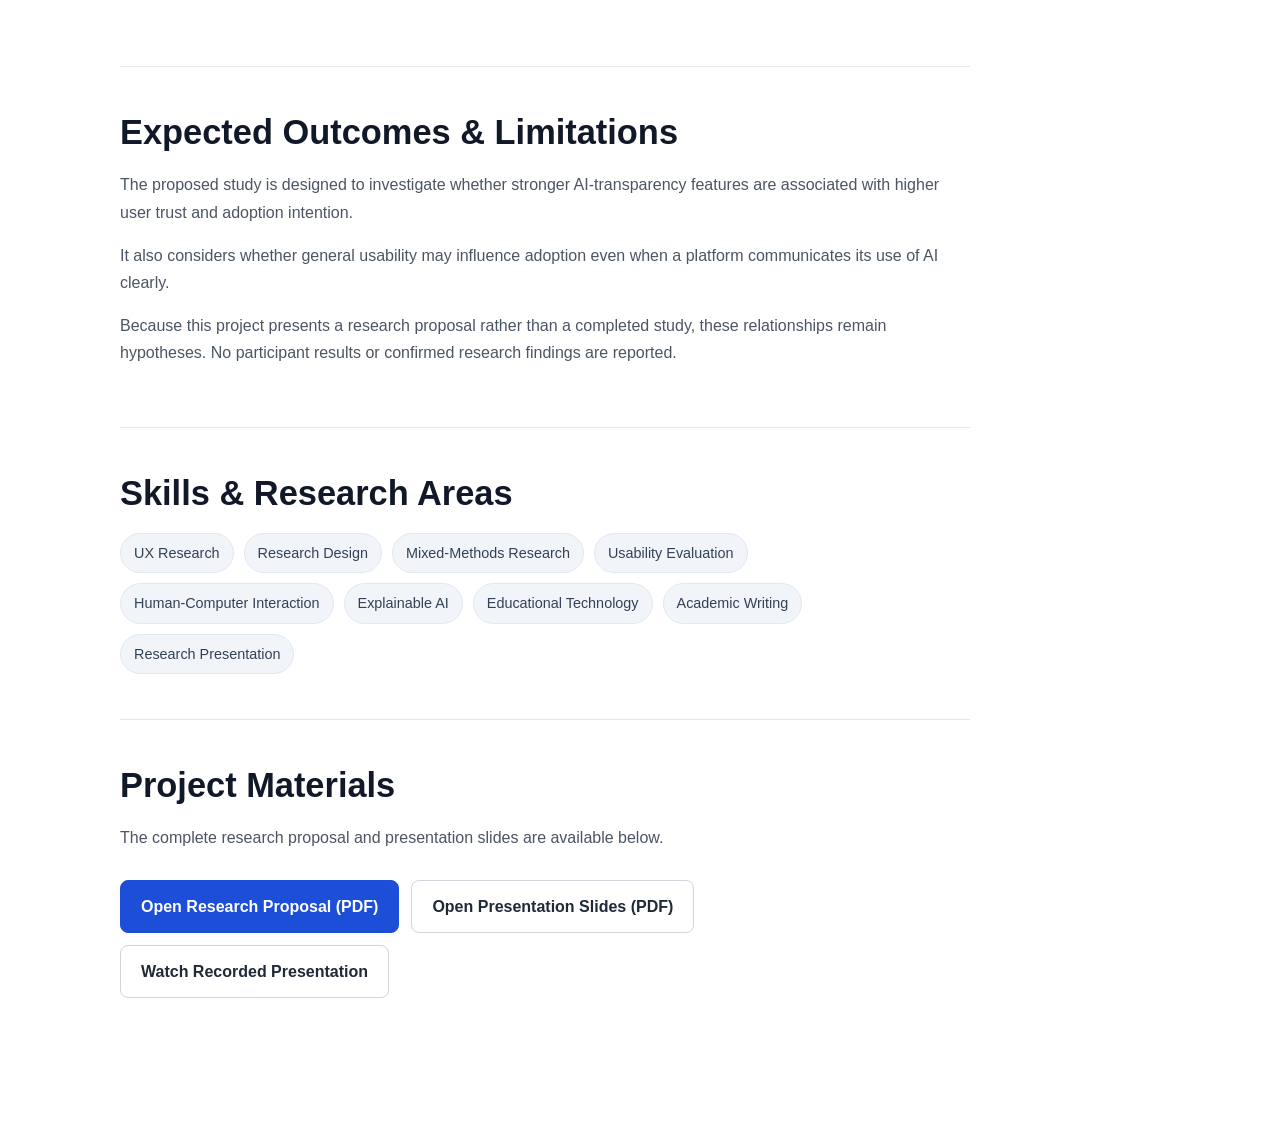
<file: projects/ai-transparency-lms-research.html>
<!DOCTYPE html>
<html lang="en">

<head>

  <meta charset="UTF-8">

  <meta name="viewport" content="width=device-width, initial-scale=1.0">

  <meta
    name="description"
    content="Aven Pacha Pinto's research proposal exploring how AI transparency features in learning management systems relate to user trust and adoption."
  >

  <title>
    AI Transparency by Design in Higher Education | Aven Pacha Pinto
  </title>

  <link rel="stylesheet" href="/styles.css">

  <!-- Responsive styling for the YouTube video -->
  <style>

    .research-video {
      width: 100%;
      max-width: 900px;
      margin: 1.5rem 0;
      aspect-ratio: 16 / 9;
      overflow: hidden;
      border-radius: 12px;
      background: #000;
    }

    .research-video iframe {
      display: block;
      width: 100%;
      height: 100%;
      border: 0;
    }

  </style>

</head>

<body>

  <!-- Navigation -->

  <header>

    <nav>

      <a href="/">Home</a>

      <a href="/#about">About</a>

      <a href="/#projects">Projects</a>

      <a href="/#credentials">Credentials</a>

    </nav>

  </header>


  <main>

    <a class="back-link" href="/#projects">
      ← Back to Projects
    </a>


    <!-- Project Introduction -->

    <section class="project-detail-hero">

      <p class="section-eyebrow">
        CS605 — Research Methods
      </p>

      <h1>
        AI Transparency by Design in Higher Education
      </h1>

      <p class="project-lead">
        Researching Trust and Adoption in AI-Powered
        Learning Management Systems
      </p>

      <p>
        A research proposal exploring how AI-transparency
        features in learning management systems may
        influence user trust and willingness to adopt
        AI-powered educational platforms.
      </p>

      <div class="project-meta">

        <span class="project-tag">
          UX Research
        </span>

        <span class="project-tag">
          Artificial Intelligence
        </span>

        <span class="project-tag">
          Educational Technology
        </span>

        <span class="project-tag">
          Mixed-Methods Research
        </span>

      </div>

      <p>
        <strong>Project status:</strong>
        Research proposal developed for CS605.
        Participant testing and data collection have
        not been conducted as part of this project.
      </p>

      <div class="hero-actions">

        <a
          class="button"
          href="/assets/documents/CS605_AI_Transparency_Research_Proposal.pdf"
          target="_blank"
          rel="noopener noreferrer"
        >
          Open Research Proposal (PDF)
        </a>

        <a
          class="secondary-button"
          href="#research-presentation"
        >
          Watch Research Presentation
        </a>

      </div>

    </section>


    <!-- Research Overview -->

    <section class="project-section">

      <h2>Research Overview</h2>

      <p>
        Artificial intelligence is increasingly integrated
        into learning management systems through content
        generation, personalized recommendations,
        automated assessment, and other educational tools.
      </p>

      <p>
        While these technologies offer new opportunities
        for teaching and learning, users may not always
        understand when AI is being used, how an output
        was produced, or how reliable the information is.
      </p>

      <p>
        For this project, I developed a research proposal
        examining whether stronger user-visible
        AI-transparency features are associated with
        greater trust and adoption intention among
        university students and instructors.
      </p>

      <p>
        The research focuses on how UX/UI design can
        help users better understand and evaluate
        AI-generated information in educational platforms.
      </p>

    </section>


    <!-- Research Objectives -->

    <section class="project-section">

      <h2>Research Objectives</h2>

      <p>
        The proposed study investigates the relationship
        between AI transparency, user trust, and
        adoption intention.
      </p>

      <div class="project-highlight-grid">

        <div class="project-highlight">

          <strong>AI Transparency</strong>

          <p>
            Evaluate how five AI-powered learning
            management systems communicate their use
            of AI through visible interface features.
          </p>

        </div>

        <div class="project-highlight">

          <strong>User Trust and Adoption</strong>

          <p>
            Examine whether stronger transparency
            features are associated with higher trust
            and willingness to adopt AI-powered platforms.
          </p>

        </div>

        <div class="project-highlight">

          <strong>User Experience</strong>

          <p>
            Investigate how general usability and
            participants' interpretations of AI
            transparency features may affect
            their responses to the platforms.
          </p>

        </div>

      </div>

    </section>


    <!-- Proposed Methodology -->

    <section class="project-section">

      <h2>Proposed Research Methodology</h2>

      <p>
        I developed an explanatory sequential
        mixed-methods research design combining
        quantitative measurements with qualitative
        follow-up interviews.
      </p>

      <p>
        The proposed study would compare five AI-powered
        learning management systems: Coursebox AI,
        LearnWorlds, Mindsmith, TalentLMS, and Moodle
        with selected AI plugins.
      </p>

      <h3>AI-Transparency Evaluation</h3>

      <p>
        Each platform would be evaluated using a
        standardized rubric focusing on four
        user-visible transparency features:
      </p>

      <ul>

        <li>
          AI labeling
        </li>

        <li>
          Explanations of AI-generated outputs
        </li>

        <li>
          Source visibility
        </li>

        <li>
          Communication of uncertainty and limitations
        </li>

      </ul>


      <h3>Participant Evaluation</h3>

      <p>
        University students and instructors would
        complete standardized tasks in each platform.
        After using each system, participants would
        provide ratings of trust, adoption intention,
        and general usability.
      </p>

      <p>
        The System Usability Scale (SUS) would be used
        to measure general usability separately from
        AI transparency.
      </p>


      <h3>Qualitative Follow-Up</h3>

      <p>
        After analyzing the quantitative results,
        selected participants would complete
        semi-structured interviews.
      </p>

      <p>
        These interviews would help explain why
        particular transparency features increased,
        reduced, or failed to influence participants'
        trust and willingness to adopt a platform.
      </p>

    </section>


    <!-- Research Presentation -->

    <section
      class="project-section"
      id="research-presentation"
    >

      <h2>Research Presentation</h2>

      <p>
        As part of this project, I prepared and recorded
        a formal presentation explaining my research
        problem, literature review, proposed methodology,
        and expected outcomes.
      </p>

      <p>
        Developing the presentation challenged me to
        organize a detailed research proposal into a
        format that would be easier for an audience
        to follow. It also helped me improve my
        confidence in presenting technical information
        and communicating research ideas clearly.
      </p>


      <!-- Embedded YouTube Presentation -->

      <div class="research-video">

        <iframe
          src="https://www.youtube.com/embed/FsrWPDsiYLM"
          title="AI Transparency by Design — Research Presentation by Aven Pacha Pinto"
          loading="lazy"
          allow="accelerometer; autoplay; clipboard-write; encrypted-media; gyroscope; picture-in-picture; web-share"
          referrerpolicy="strict-origin-when-cross-origin"
          allowfullscreen
        ></iframe>

      </div>


      <p>

        <a
          href="https://www.youtube.com/watch?v=FsrWPDsiYLM"
          target="_blank"
          rel="noopener noreferrer"
        >
          Watch the presentation on YouTube →
        </a>

      </p>

    </section>


    <!-- Expected Outcomes and Limitations -->

    <section class="project-section">

      <h2>Expected Outcomes & Limitations</h2>

      <p>
        The proposed study is designed to investigate
        whether stronger AI-transparency features
        are associated with higher user trust
        and adoption intention.
      </p>

      <p>
        It also considers whether general usability
        may influence adoption even when a platform
        communicates its use of AI clearly.
      </p>

      <p>
        Because this project presents a research
        proposal rather than a completed study,
        these relationships remain hypotheses.
        No participant results or confirmed
        research findings are reported.
      </p>

    </section>


    <!-- Skills and Research Areas -->

    <section class="project-section">

      <h2>Skills & Research Areas</h2>

      <div class="skills">

        <span class="skill">UX Research</span>

        <span class="skill">Research Design</span>

        <span class="skill">Mixed-Methods Research</span>

        <span class="skill">Usability Evaluation</span>

        <span class="skill">Human-Computer Interaction</span>

        <span class="skill">Explainable AI</span>

        <span class="skill">Educational Technology</span>

        <span class="skill">Academic Writing</span>

        <span class="skill">Research Presentation</span>

      </div>

    </section>


    <!-- Project Materials -->

    <section class="project-section">

      <h2>Project Materials</h2>

      <p>
        The complete research proposal and presentation
        slides are available below.
      </p>

      <div class="hero-actions">

        <a
          class="button"
          href="/assets/documents/CS605_AI_Transparency_Research_Proposal.pdf"
          target="_blank"
          rel="noopener noreferrer"
        >
          Open Research Proposal (PDF)
        </a>

        <a
          class="secondary-button"
          href="/assets/documents/CS605_AI_Transparency_Presentation.pdf"
          target="_blank"
          rel="noopener noreferrer"
        >
          Open Presentation Slides (PDF)
        </a>

        <a
          class="secondary-button"
          href="https://www.youtube.com/watch?v=FsrWPDsiYLM"
          target="_blank"
          rel="noopener noreferrer"
        >
          Watch Recorded Presentation
        </a>

      </div>

    </section>

  </main>

</body>

</html>
</file>
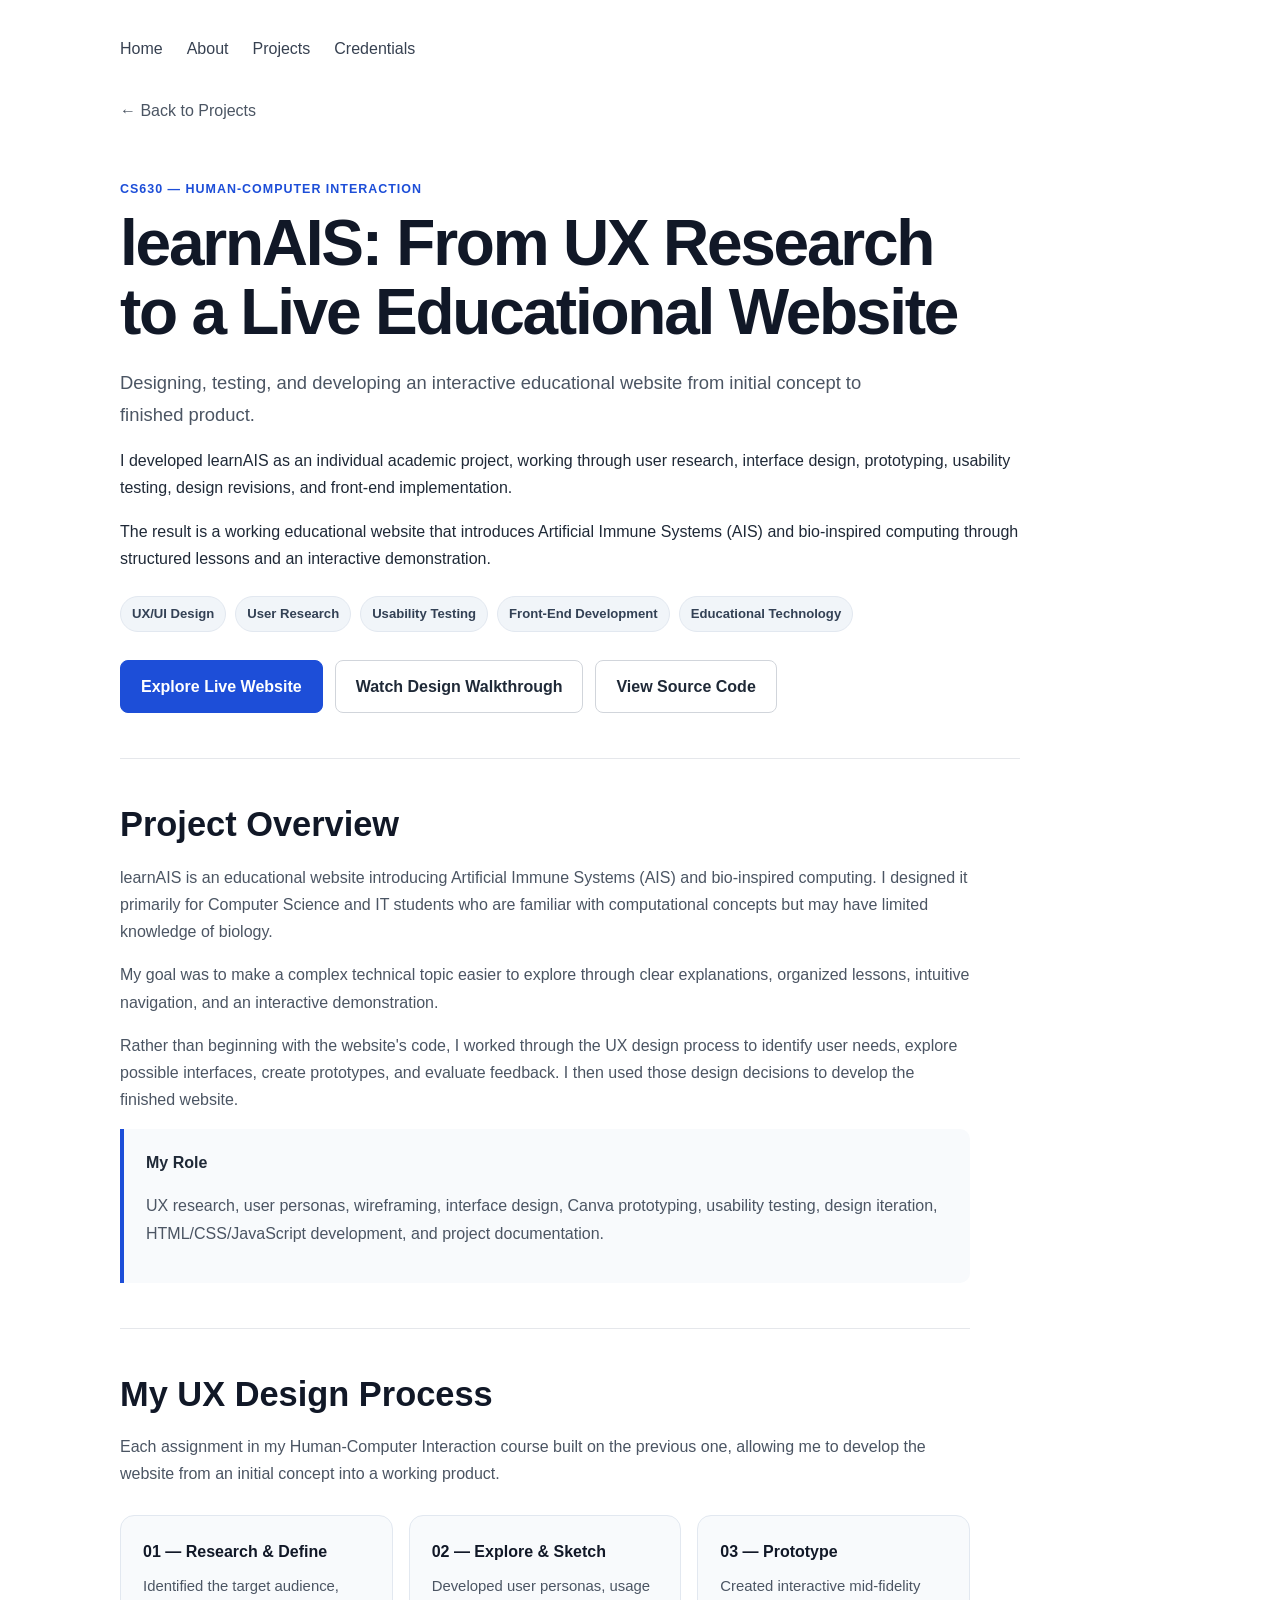
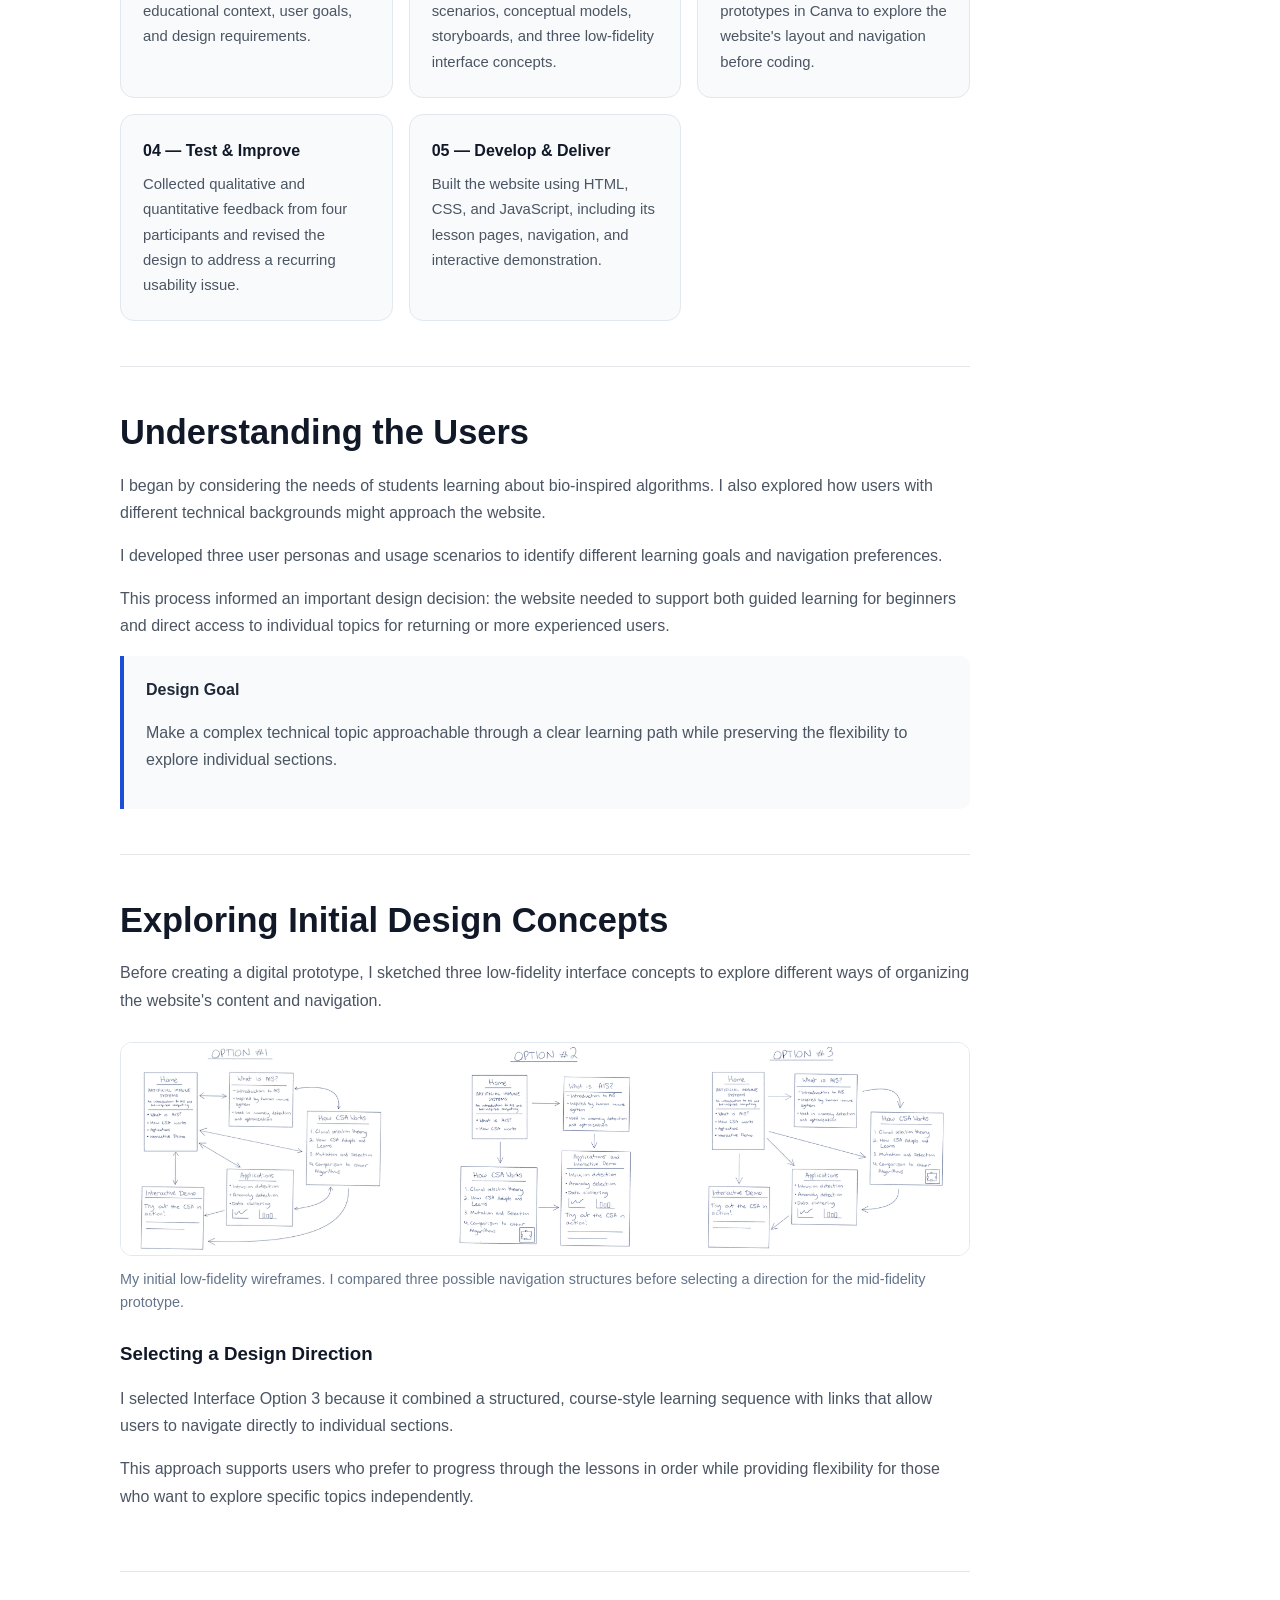
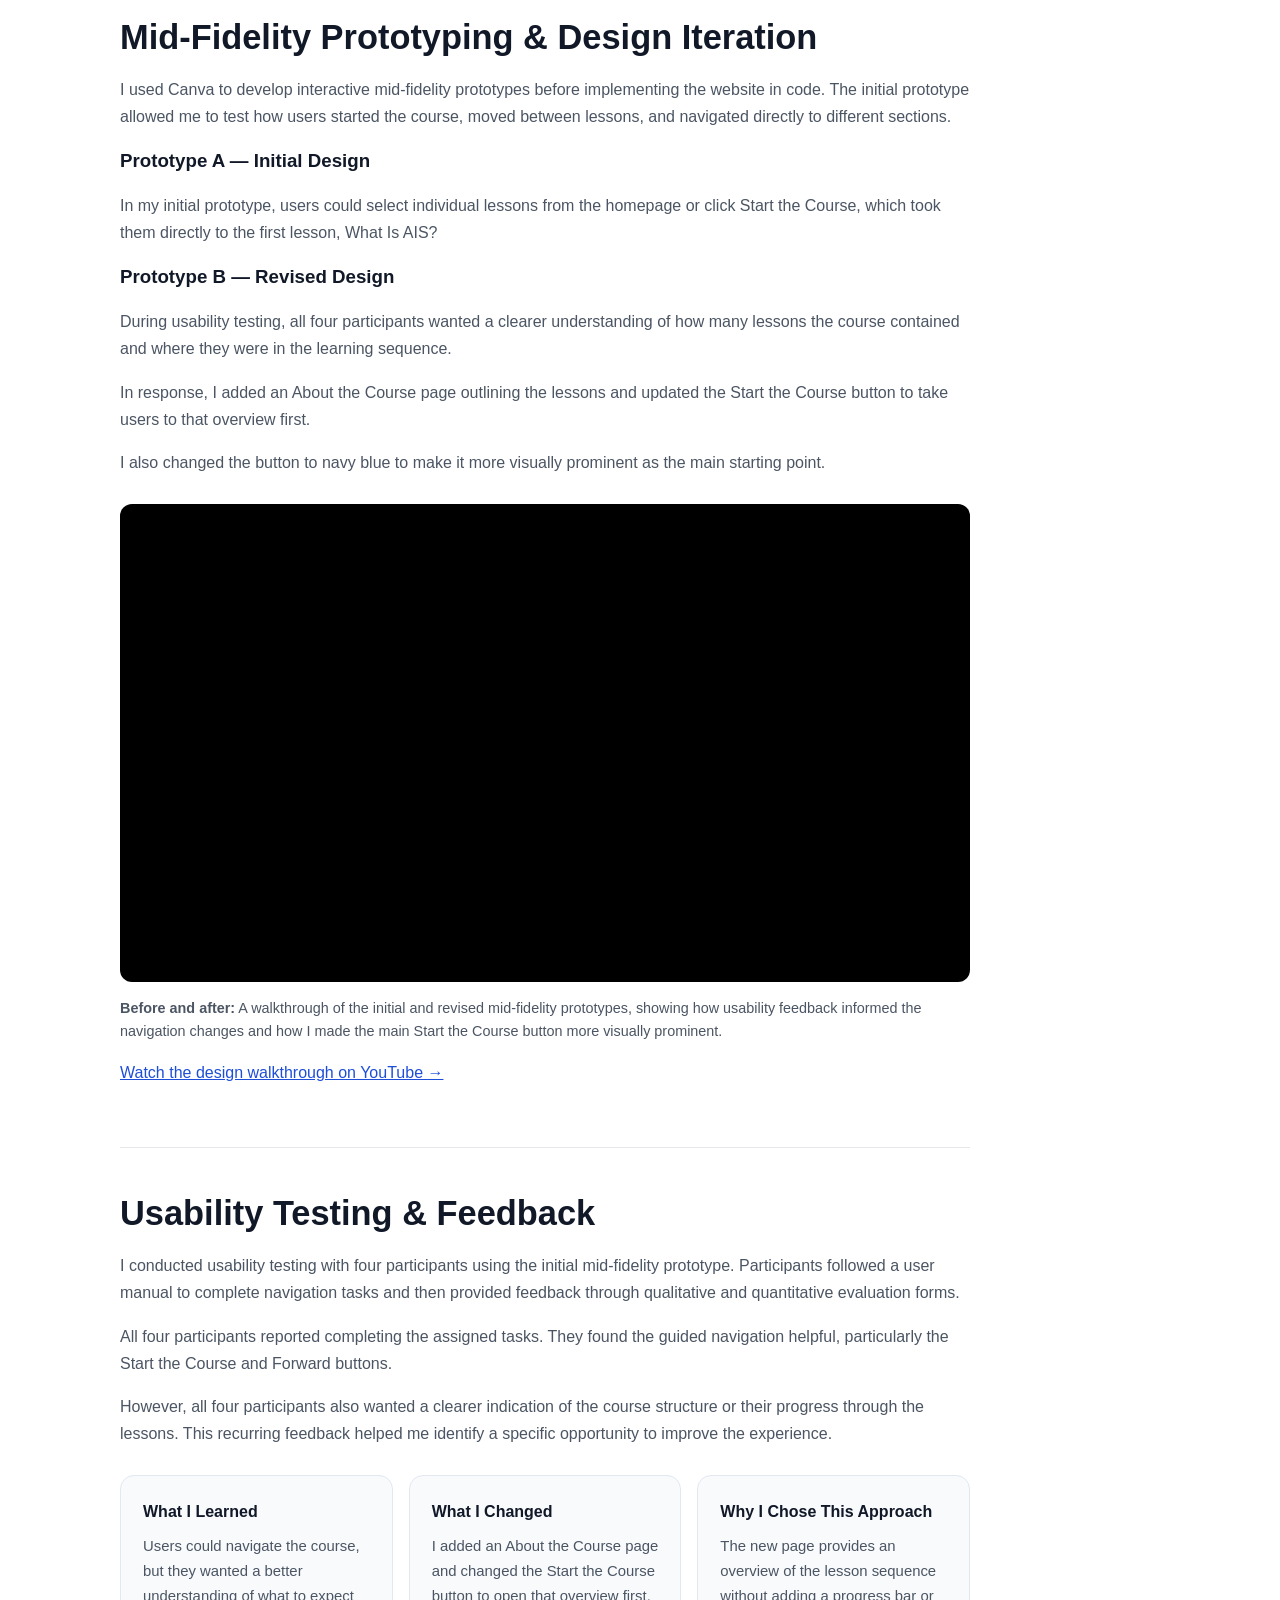
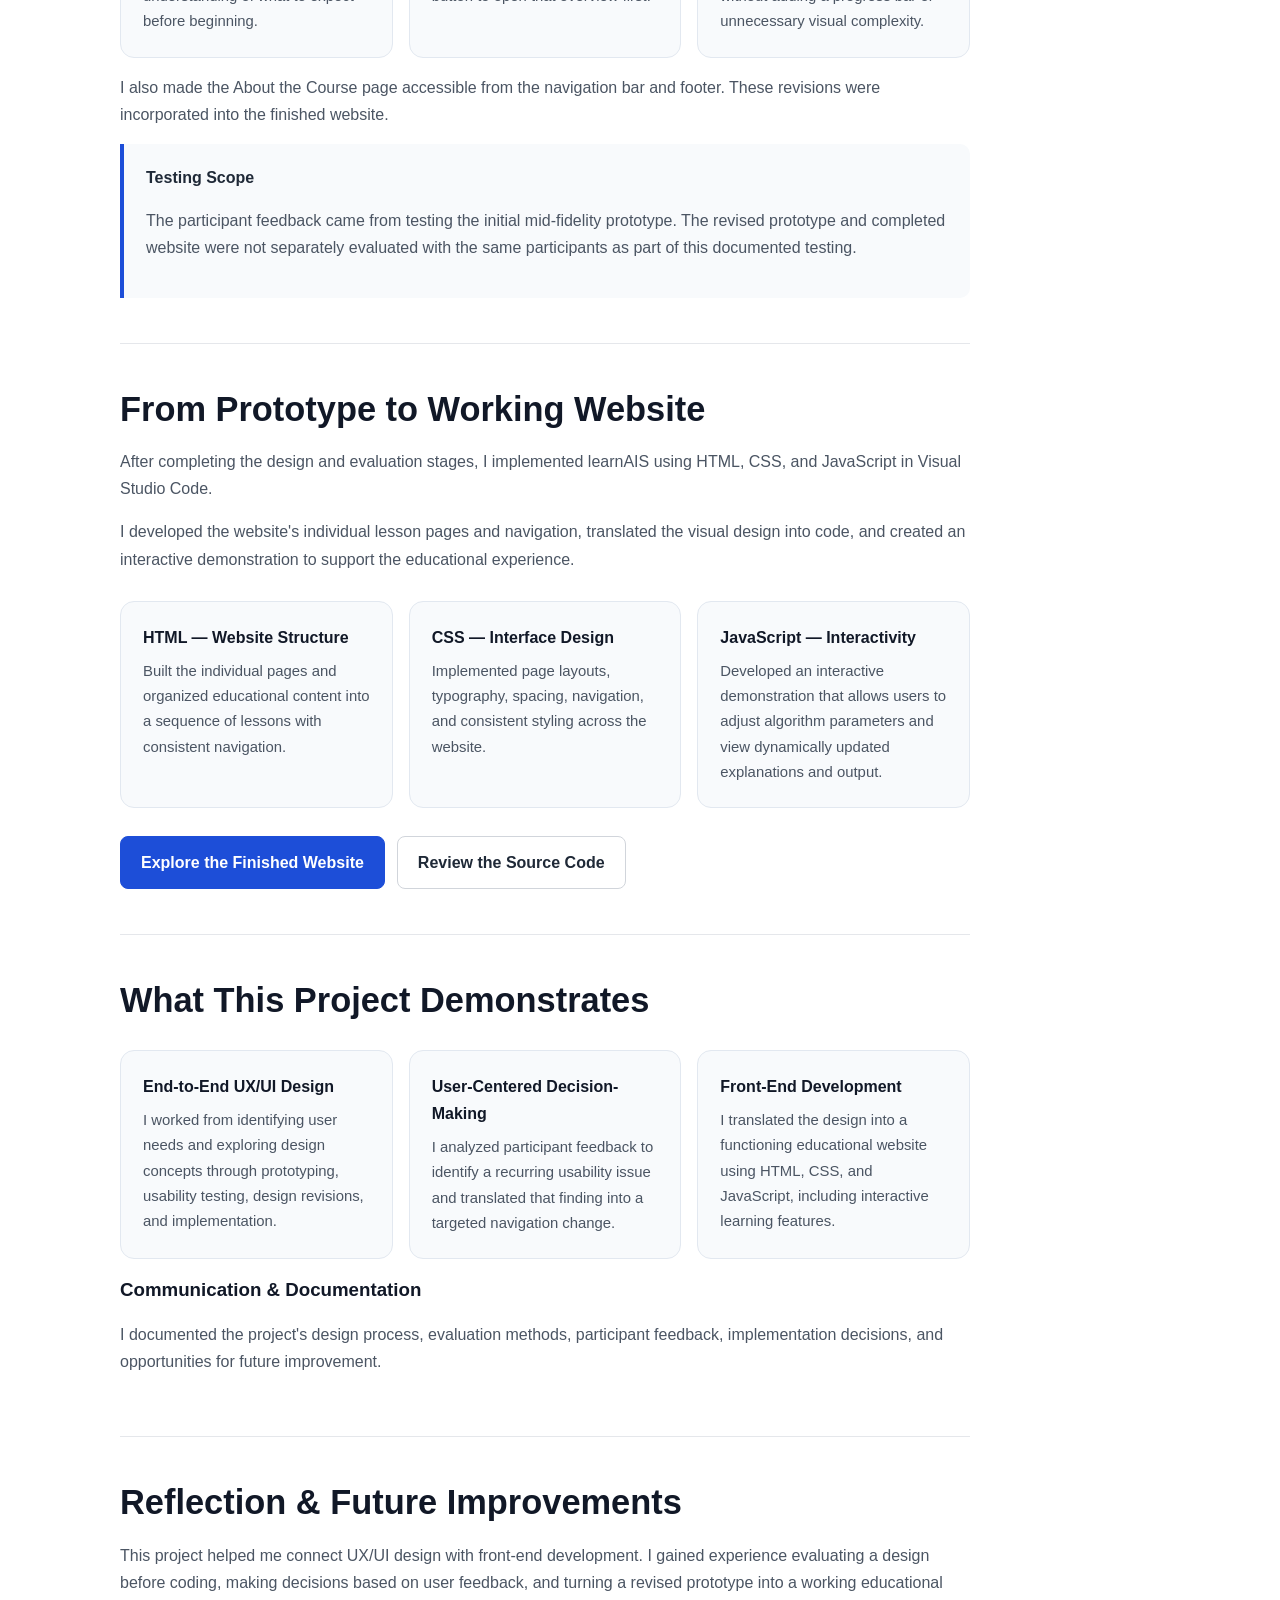
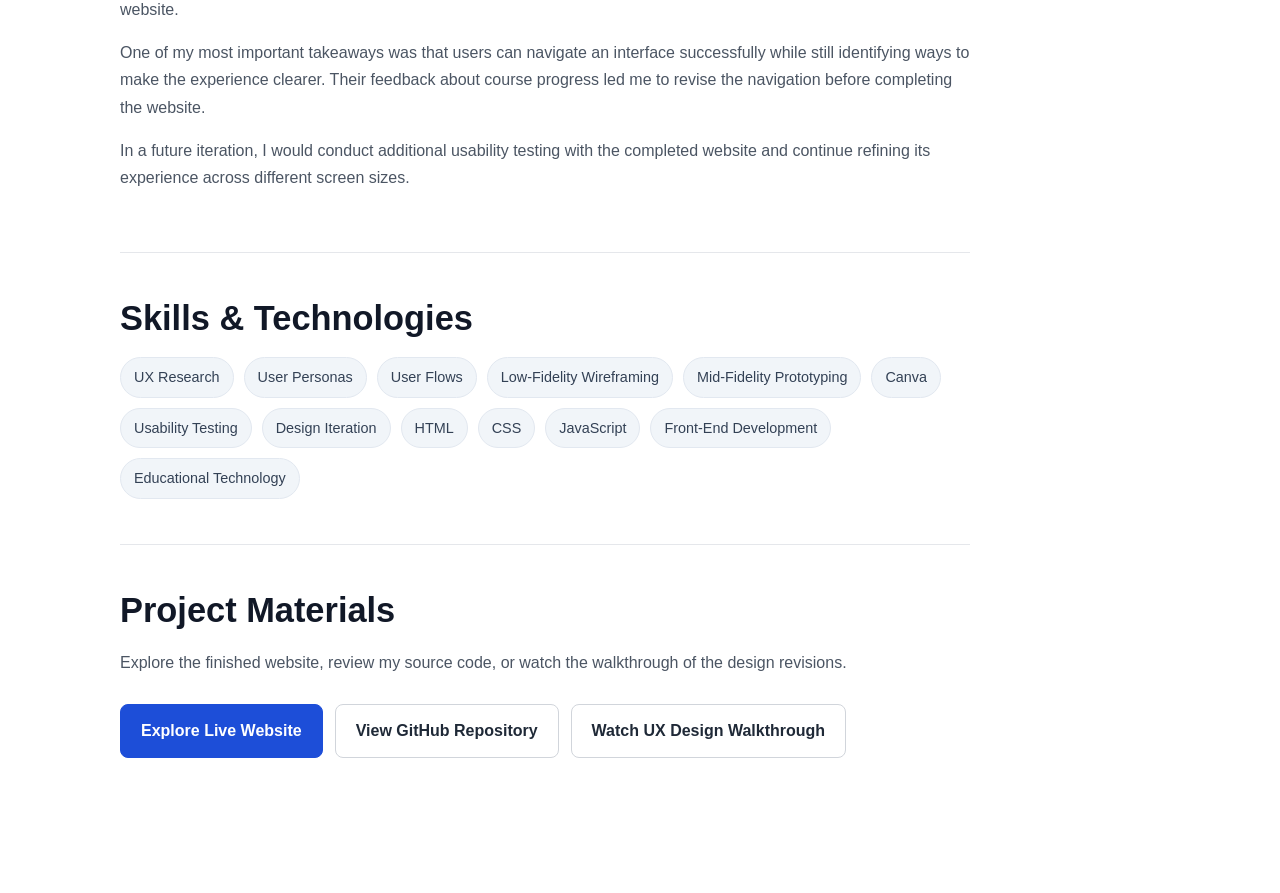
<file: projects/learnais-ux-case-study.html>
<!DOCTYPE html>
<html lang="en">

<head>
  <meta charset="UTF-8">

  <meta
    name="viewport"
    content="width=device-width, initial-scale=1.0"
  >

  <meta
    name="description"
    content="Explore Aven Pacha Pinto's learnAIS UX/UI and front-end development project, from user research and prototyping to usability testing, design revisions, and a completed educational website."
  >

  <title>
    learnAIS | UX/UI Design & Front-End Development
  </title>

  <link rel="stylesheet" href="/styles.css">

  <!-- Styling only for the wireframes and embedded video -->
  <style>

    .learnais-wireframes {
      margin: 28px 0;
    }

    .learnais-wireframes img {
      display: block;
      width: 100%;
      height: auto;
      border: 1px solid #e2e8f0;
      border-radius: 12px;
    }

    .learnais-wireframes figcaption {
      margin-top: 12px;
      color: #64748b;
      font-size: 0.9rem;
      line-height: 1.6;
    }

    .learnais-video {
      width: 100%;
      max-width: 850px;
      margin: 28px 0 12px;
      aspect-ratio: 16 / 9;
      overflow: hidden;
      border-radius: 12px;
      background: #000;
    }

    .learnais-video iframe {
      display: block;
      width: 100%;
      height: 100%;
      border: 0;
    }

    .learnais-video-caption {
      max-width: 850px;
      color: #64748b;
      font-size: 0.9rem;
      line-height: 1.6;
    }

  </style>

</head>


<body>

  <!-- Navigation: same structure as other portfolio project pages -->

  <header>

    <nav>

      <a href="/">Home</a>

      <a href="/#about">About</a>

      <a href="/#projects">Projects</a>

      <a href="/#credentials">Credentials</a>

    </nav>

  </header>


  <main>

    <a class="back-link" href="/#projects">
      ← Back to Projects
    </a>


    <!-- Project Introduction -->

    <section class="project-detail-hero">

      <p class="section-eyebrow">
        CS630 — Human-Computer Interaction
      </p>

      <h1>
        learnAIS: From UX Research to a Live Educational Website
      </h1>

      <p class="project-lead">
        Designing, testing, and developing an interactive
        educational website from initial concept to
        finished product.
      </p>

      <p>
        I developed learnAIS as an individual academic
        project, working through user research, interface
        design, prototyping, usability testing, design
        revisions, and front-end implementation.
      </p>

      <p>
        The result is a working educational website
        that introduces Artificial Immune Systems (AIS)
        and bio-inspired computing through structured
        lessons and an interactive demonstration.
      </p>


      <!-- Project Tags -->

      <div class="project-meta">

        <span class="project-tag">
          UX/UI Design
        </span>

        <span class="project-tag">
          User Research
        </span>

        <span class="project-tag">
          Usability Testing
        </span>

        <span class="project-tag">
          Front-End Development
        </span>

        <span class="project-tag">
          Educational Technology
        </span>

      </div>


      <!-- Primary Project Links -->

      <div class="hero-actions">

        <a
          class="button"
          href="https://avenpacha.github.io/learnAIS/"
          target="_blank"
          rel="noopener noreferrer"
        >
          Explore Live Website
        </a>

        <a
          class="secondary-button"
          href="#design-video"
        >
          Watch Design Walkthrough
        </a>

        <a
          class="secondary-button"
          href="https://github.com/avenpacha/learnAIS"
          target="_blank"
          rel="noopener noreferrer"
        >
          View Source Code
        </a>

      </div>

    </section>


    <!-- Project Overview -->

    <section class="project-section">

      <h2>
        Project Overview
      </h2>

      <p>
        learnAIS is an educational website introducing
        Artificial Immune Systems (AIS) and bio-inspired
        computing. I designed it primarily for Computer
        Science and IT students who are familiar with
        computational concepts but may have limited
        knowledge of biology.
      </p>

      <p>
        My goal was to make a complex technical topic
        easier to explore through clear explanations,
        organized lessons, intuitive navigation,
        and an interactive demonstration.
      </p>

      <p>
        Rather than beginning with the website's code,
        I worked through the UX design process to
        identify user needs, explore possible interfaces,
        create prototypes, and evaluate feedback.
        I then used those design decisions to develop
        the finished website.
      </p>

      <div class="project-note">

        <strong>My Role</strong>

        <p>
          UX research, user personas, wireframing,
          interface design, Canva prototyping,
          usability testing, design iteration,
          HTML/CSS/JavaScript development,
          and project documentation.
        </p>

      </div>

    </section>


    <!-- UX Design Process -->

    <section class="project-section">

      <h2>
        My UX Design Process
      </h2>

      <p>
        Each assignment in my Human-Computer Interaction
        course built on the previous one, allowing me
        to develop the website from an initial concept
        into a working product.
      </p>

      <div class="project-highlight-grid">


        <div class="project-highlight">

          <strong>
            01 — Research &amp; Define
          </strong>

          <p>
            Identified the target audience, educational
            context, user goals, and design requirements.
          </p>

        </div>


        <div class="project-highlight">

          <strong>
            02 — Explore &amp; Sketch
          </strong>

          <p>
            Developed user personas, usage scenarios,
            conceptual models, storyboards, and
            three low-fidelity interface concepts.
          </p>

        </div>


        <div class="project-highlight">

          <strong>
            03 — Prototype
          </strong>

          <p>
            Created interactive mid-fidelity prototypes
            in Canva to explore the website's layout
            and navigation before coding.
          </p>

        </div>


        <div class="project-highlight">

          <strong>
            04 — Test &amp; Improve
          </strong>

          <p>
            Collected qualitative and quantitative
            feedback from four participants and revised
            the design to address a recurring usability issue.
          </p>

        </div>


        <div class="project-highlight">

          <strong>
            05 — Develop &amp; Deliver
          </strong>

          <p>
            Built the website using HTML, CSS,
            and JavaScript, including its lesson pages,
            navigation, and interactive demonstration.
          </p>

        </div>

      </div>

    </section>


    <!-- Understanding the Users -->

    <section class="project-section">

      <h2>
        Understanding the Users
      </h2>

      <p>
        I began by considering the needs of students
        learning about bio-inspired algorithms.
        I also explored how users with different
        technical backgrounds might approach
        the website.
      </p>

      <p>
        I developed three user personas and usage
        scenarios to identify different learning
        goals and navigation preferences.
      </p>

      <p>
        This process informed an important design
        decision: the website needed to support both
        guided learning for beginners and direct
        access to individual topics for returning
        or more experienced users.
      </p>

      <div class="project-note">

        <strong>Design Goal</strong>

        <p>
          Make a complex technical topic approachable
          through a clear learning path while preserving
          the flexibility to explore individual sections.
        </p>

      </div>

    </section>


    <!-- Low-Fidelity Wireframes -->

    <section class="project-section">

      <h2>
        Exploring Initial Design Concepts
      </h2>

      <p>
        Before creating a digital prototype, I sketched
        three low-fidelity interface concepts to explore
        different ways of organizing the website's
        content and navigation.
      </p>

      <figure class="learnais-wireframes">

        <img
          src="/assets/images/learnais-wireframes.png"
          alt="Three low-fidelity wireframe concepts exploring different navigation structures for the learnAIS educational website."
          loading="lazy"
        >

        <figcaption>
          My initial low-fidelity wireframes.
          I compared three possible navigation structures
          before selecting a direction for the
          mid-fidelity prototype.
        </figcaption>

      </figure>


      <h3>
        Selecting a Design Direction
      </h3>

      <p>
        I selected Interface Option 3 because it combined
        a structured, course-style learning sequence
        with links that allow users to navigate directly
        to individual sections.
      </p>

      <p>
        This approach supports users who prefer to
        progress through the lessons in order while
        providing flexibility for those who want
        to explore specific topics independently.
      </p>

    </section>


    <!-- Mid-Fidelity Prototypes and Design Walkthrough -->

    <section
      class="project-section"
      id="design-video"
    >

      <h2>
        Mid-Fidelity Prototyping &amp; Design Iteration
      </h2>

      <p>
        I used Canva to develop interactive mid-fidelity
        prototypes before implementing the website in code.
        The initial prototype allowed me to test how users
        started the course, moved between lessons,
        and navigated directly to different sections.
      </p>

      <h3>
        Prototype A — Initial Design
      </h3>

      <p>
        In my initial prototype, users could select
        individual lessons from the homepage or click
        Start the Course, which took them directly
        to the first lesson, What Is AIS?
      </p>

      <h3>
        Prototype B — Revised Design
      </h3>

      <p>
        During usability testing, all four participants
        wanted a clearer understanding of how many
        lessons the course contained and where they
        were in the learning sequence.
      </p>

      <p>
        In response, I added an About the Course page
        outlining the lessons and updated the
        Start the Course button to take users
        to that overview first.
      </p>

      <p>
        I also changed the button to navy blue
        to make it more visually prominent
        as the main starting point.
      </p>


      <!-- Embedded YouTube Walkthrough -->

      <div class="learnais-video">

        <iframe
          src="https://www.youtube.com/embed/xM8_Xs0dGSY"
          title="learnAIS UX design walkthrough comparing the initial and revised prototypes"
          loading="lazy"
          allow="accelerometer; autoplay; clipboard-write; encrypted-media; gyroscope; picture-in-picture; web-share"
          referrerpolicy="strict-origin-when-cross-origin"
          allowfullscreen
        ></iframe>

      </div>

      <p class="learnais-video-caption">
        <strong>Before and after:</strong>
        A walkthrough of the initial and revised
        mid-fidelity prototypes, showing how usability
        feedback informed the navigation changes
        and how I made the main Start the Course
        button more visually prominent.
      </p>

      <p>

        <a
          href="https://www.youtube.com/watch?v=xM8_Xs0dGSY"
          target="_blank"
          rel="noopener noreferrer"
        >
          Watch the design walkthrough on YouTube →
        </a>

      </p>

    </section>


    <!-- Usability Testing -->

    <section class="project-section">

      <h2>
        Usability Testing &amp; Feedback
      </h2>

      <p>
        I conducted usability testing with four participants
        using the initial mid-fidelity prototype.
        Participants followed a user manual to complete
        navigation tasks and then provided feedback
        through qualitative and quantitative
        evaluation forms.
      </p>

      <p>
        All four participants reported completing
        the assigned tasks. They found the guided
        navigation helpful, particularly the
        Start the Course and Forward buttons.
      </p>

      <p>
        However, all four participants also wanted
        a clearer indication of the course structure
        or their progress through the lessons.
        This recurring feedback helped me identify
        a specific opportunity to improve the experience.
      </p>


      <!-- Feedback-to-Design Highlights -->

      <div class="project-highlight-grid">

        <div class="project-highlight">

          <strong>
            What I Learned
          </strong>

          <p>
            Users could navigate the course, but they
            wanted a better understanding of what
            to expect before beginning.
          </p>

        </div>


        <div class="project-highlight">

          <strong>
            What I Changed
          </strong>

          <p>
            I added an About the Course page and
            changed the Start the Course button
            to open that overview first.
          </p>

        </div>


        <div class="project-highlight">

          <strong>
            Why I Chose This Approach
          </strong>

          <p>
            The new page provides an overview of
            the lesson sequence without adding
            a progress bar or unnecessary
            visual complexity.
          </p>

        </div>

      </div>

      <p>
        I also made the About the Course page
        accessible from the navigation bar and footer.
        These revisions were incorporated into
        the finished website.
      </p>

      <div class="project-note">

        <strong>Testing Scope</strong>

        <p>
          The participant feedback came from testing
          the initial mid-fidelity prototype.
          The revised prototype and completed website
          were not separately evaluated with the same
          participants as part of this documented testing.
        </p>

      </div>

    </section>


    <!-- Front-End Development -->

    <section class="project-section">

      <h2>
        From Prototype to Working Website
      </h2>

      <p>
        After completing the design and evaluation
        stages, I implemented learnAIS using HTML,
        CSS, and JavaScript in Visual Studio Code.
      </p>

      <p>
        I developed the website's individual lesson pages
        and navigation, translated the visual design
        into code, and created an interactive demonstration
        to support the educational experience.
      </p>


      <div class="project-highlight-grid">


        <div class="project-highlight">

          <strong>
            HTML — Website Structure
          </strong>

          <p>
            Built the individual pages and organized
            educational content into a sequence
            of lessons with consistent navigation.
          </p>

        </div>


        <div class="project-highlight">

          <strong>
            CSS — Interface Design
          </strong>

          <p>
            Implemented page layouts, typography,
            spacing, navigation, and consistent
            styling across the website.
          </p>

        </div>


        <div class="project-highlight">

          <strong>
            JavaScript — Interactivity
          </strong>

          <p>
            Developed an interactive demonstration
            that allows users to adjust algorithm
            parameters and view dynamically
            updated explanations and output.
          </p>

        </div>

      </div>


      <div class="hero-actions">

        <a
          class="button"
          href="https://avenpacha.github.io/learnAIS/"
          target="_blank"
          rel="noopener noreferrer"
        >
          Explore the Finished Website
        </a>

        <a
          class="secondary-button"
          href="https://github.com/avenpacha/learnAIS"
          target="_blank"
          rel="noopener noreferrer"
        >
          Review the Source Code
        </a>

      </div>

    </section>


    <!-- Professional Skills -->

    <section class="project-section">

      <h2>
        What This Project Demonstrates
      </h2>

      <div class="project-highlight-grid">


        <div class="project-highlight">

          <strong>
            End-to-End UX/UI Design
          </strong>

          <p>
            I worked from identifying user needs
            and exploring design concepts through
            prototyping, usability testing, design
            revisions, and implementation.
          </p>

        </div>


        <div class="project-highlight">

          <strong>
            User-Centered Decision-Making
          </strong>

          <p>
            I analyzed participant feedback to identify
            a recurring usability issue and translated
            that finding into a targeted navigation change.
          </p>

        </div>


        <div class="project-highlight">

          <strong>
            Front-End Development
          </strong>

          <p>
            I translated the design into a functioning
            educational website using HTML, CSS,
            and JavaScript, including interactive
            learning features.
          </p>

        </div>

      </div>

      <h3>
        Communication &amp; Documentation
      </h3>

      <p>
        I documented the project's design process,
        evaluation methods, participant feedback,
        implementation decisions, and opportunities
        for future improvement.
      </p>

    </section>


    <!-- Reflection -->

    <section class="project-section">

      <h2>
        Reflection &amp; Future Improvements
      </h2>

      <p>
        This project helped me connect UX/UI design
        with front-end development. I gained experience
        evaluating a design before coding, making
        decisions based on user feedback, and turning
        a revised prototype into a working
        educational website.
      </p>

      <p>
        One of my most important takeaways was that
        users can navigate an interface successfully
        while still identifying ways to make the
        experience clearer. Their feedback about
        course progress led me to revise the
        navigation before completing the website.
      </p>

      <p>
        In a future iteration, I would conduct
        additional usability testing with the
        completed website and continue refining
        its experience across different screen sizes.
      </p>

    </section>


    <!-- Skills and Technologies -->

    <section class="project-section">

      <h2>
        Skills &amp; Technologies
      </h2>

      <div class="skills">

        <span class="skill">UX Research</span>

        <span class="skill">User Personas</span>

        <span class="skill">User Flows</span>

        <span class="skill">Low-Fidelity Wireframing</span>

        <span class="skill">Mid-Fidelity Prototyping</span>

        <span class="skill">Canva</span>

        <span class="skill">Usability Testing</span>

        <span class="skill">Design Iteration</span>

        <span class="skill">HTML</span>

        <span class="skill">CSS</span>

        <span class="skill">JavaScript</span>

        <span class="skill">Front-End Development</span>

        <span class="skill">Educational Technology</span>

      </div>

    </section>


    <!-- Project Materials -->

    <section class="project-section">

      <h2>
        Project Materials
      </h2>

      <p>
        Explore the finished website, review my
        source code, or watch the walkthrough
        of the design revisions.
      </p>

      <div class="hero-actions">

        <a
          class="button"
          href="https://avenpacha.github.io/learnAIS/"
          target="_blank"
          rel="noopener noreferrer"
        >
          Explore Live Website
        </a>

        <a
          class="secondary-button"
          href="https://github.com/avenpacha/learnAIS"
          target="_blank"
          rel="noopener noreferrer"
        >
          View GitHub Repository
        </a>

        <a
          class="secondary-button"
          href="https://www.youtube.com/watch?v=xM8_Xs0dGSY"
          target="_blank"
          rel="noopener noreferrer"
        >
          Watch UX Design Walkthrough
        </a>

      </div>

    </section>

  </main>

</body>

</html>
</file>
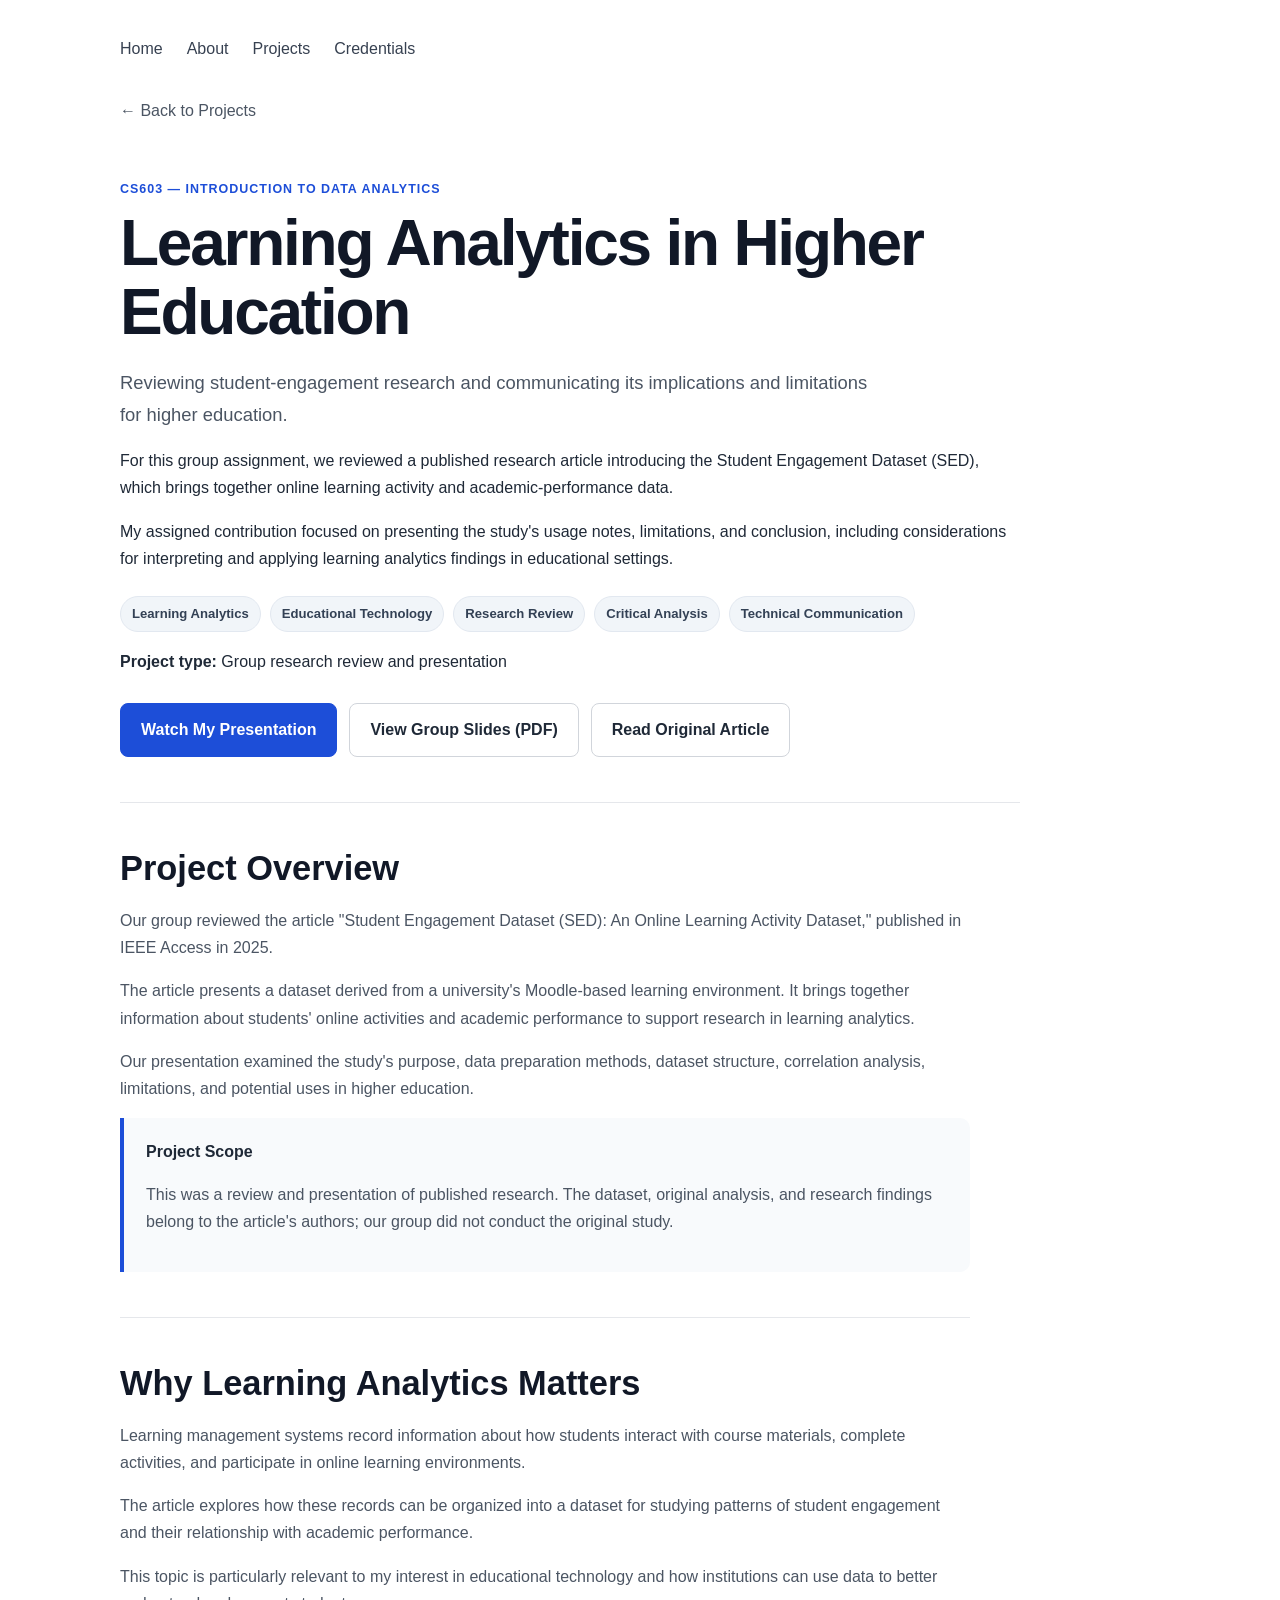
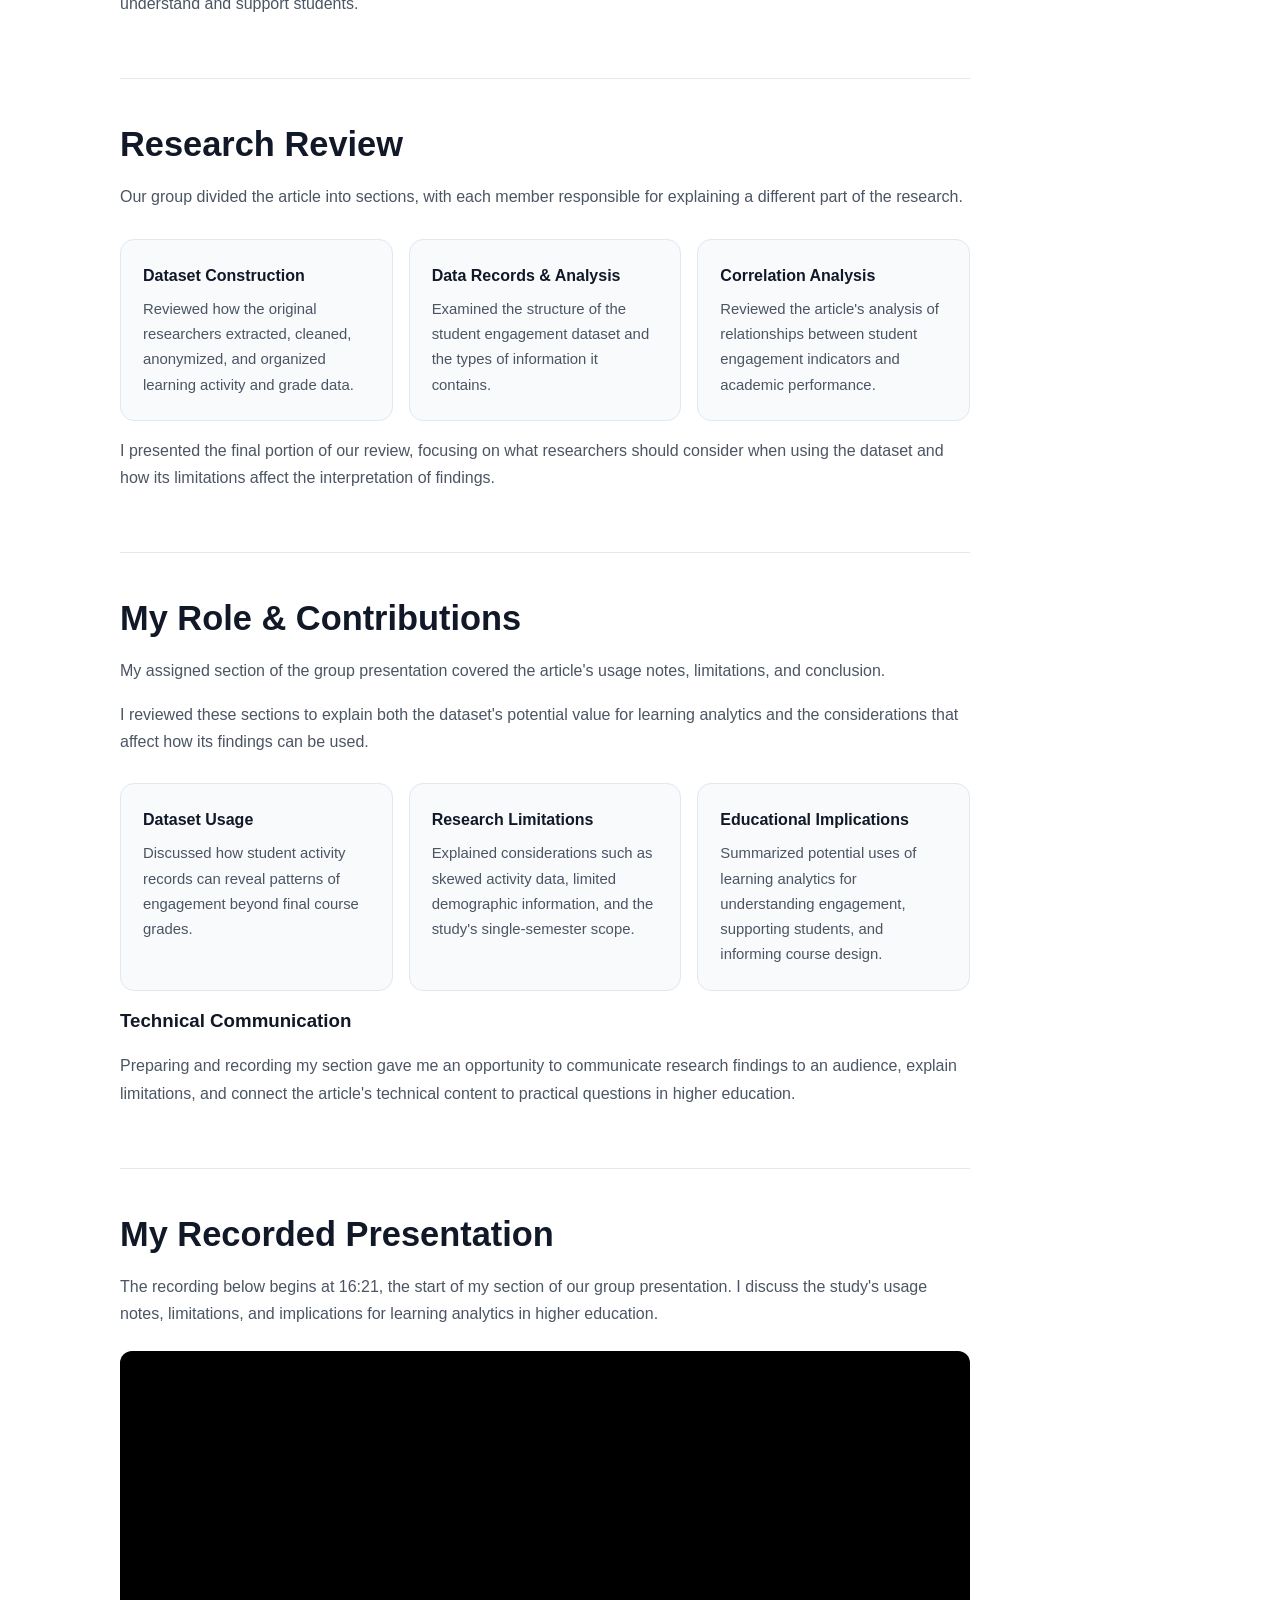
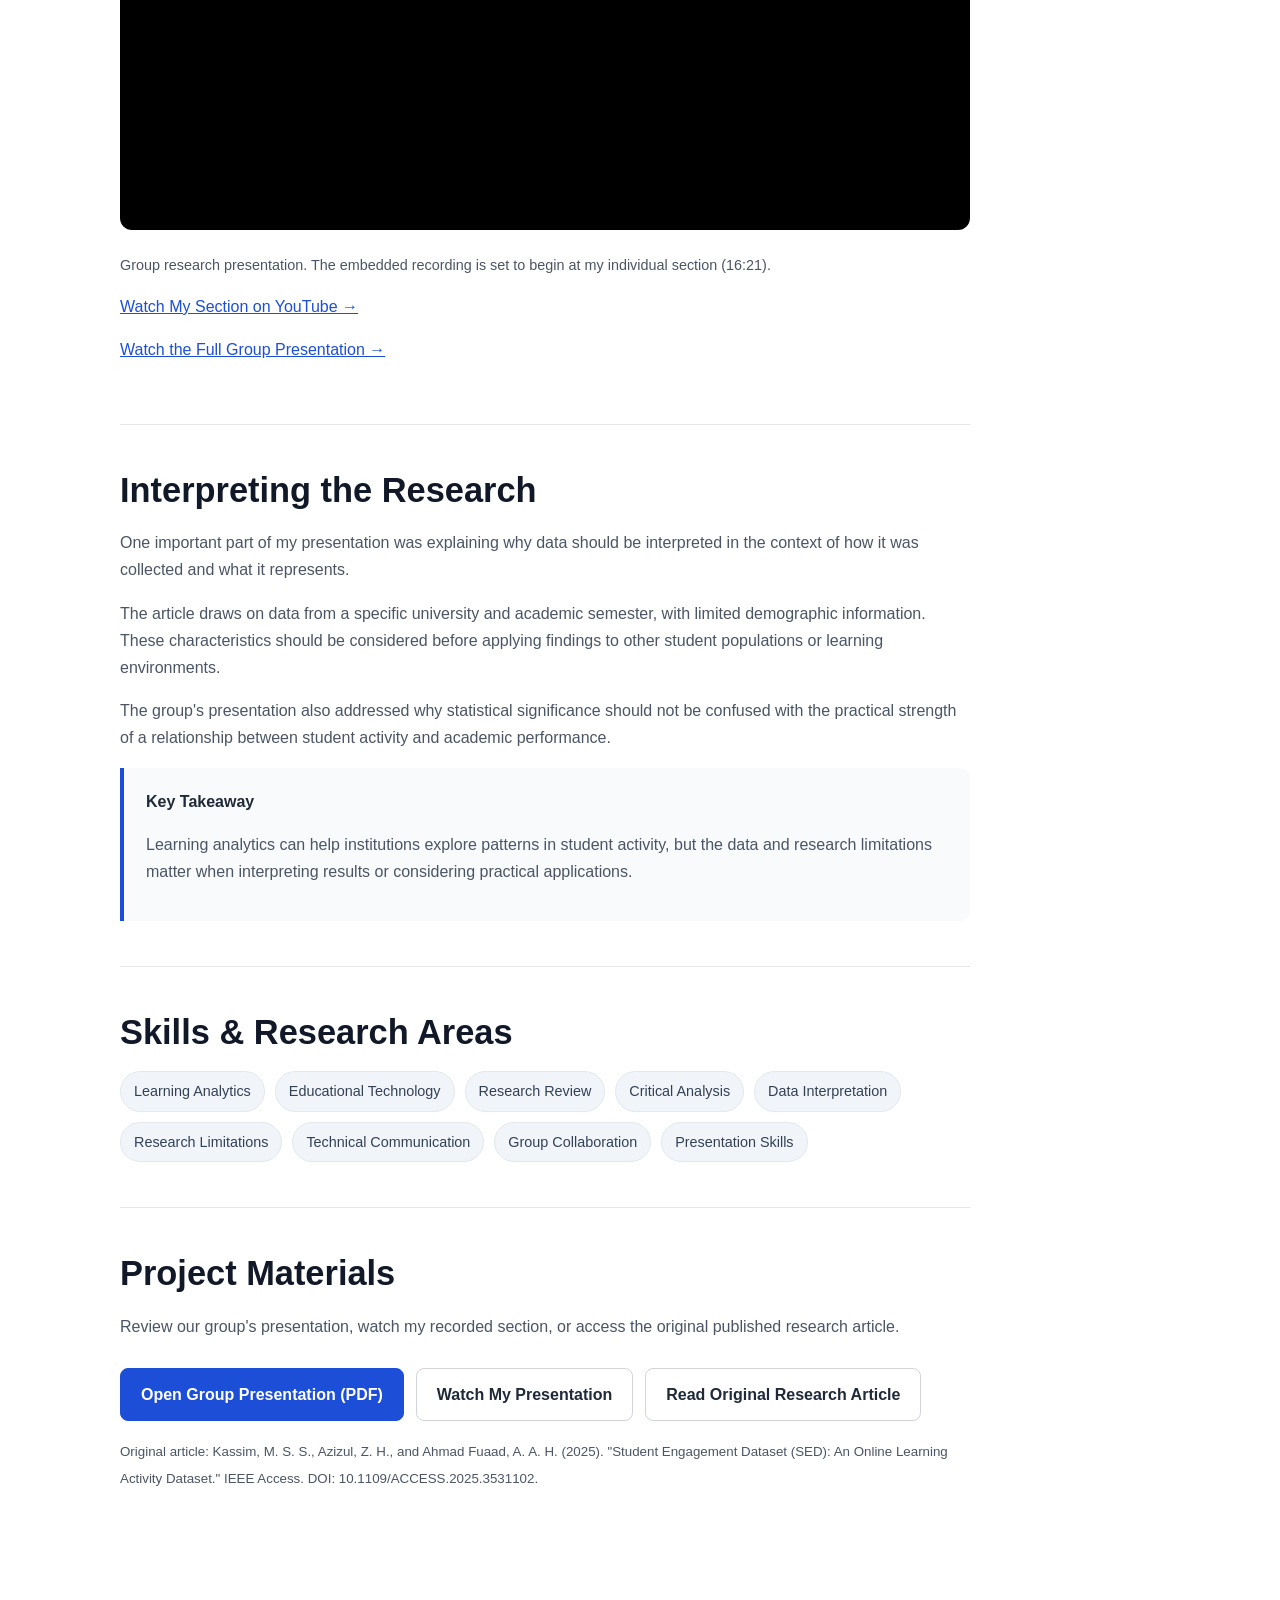
<file: projects/learning-analytics-research.html>
<!DOCTYPE html>
<html lang="en">

<head>

  <meta charset="UTF-8">

  <meta
    name="viewport"
    content="width=device-width, initial-scale=1.0"
  >

  <meta
    name="description"
    content="Aven Pacha Pinto's CS603 group research presentation reviewing a published study on student engagement data, learning analytics, and research limitations in higher education."
  >

  <title>
    Learning Analytics in Higher Education | Aven Pacha Pinto
  </title>

  <link rel="stylesheet" href="/styles.css">

  <!-- Responsive YouTube embed -->
  <style>

    .learning-analytics-video {
      width: 100%;
      max-width: 850px;
      margin: 1.5rem 0;
      aspect-ratio: 16 / 9;
      overflow: hidden;
      border-radius: 12px;
      background: #000;
    }

    .learning-analytics-video iframe {
      display: block;
      width: 100%;
      height: 100%;
      border: 0;
    }

    .learning-analytics-video-caption {
      max-width: 850px;
      color: #64748b;
      font-size: 0.9rem;
      line-height: 1.6;
    }

  </style>

</head>


<body>

  <!-- Portfolio navigation -->

  <header>

    <nav>
      <a href="/">Home</a>
      <a href="/#about">About</a>
      <a href="/#projects">Projects</a>
      <a href="/#credentials">Credentials</a>
    </nav>

  </header>


  <main>

    <a class="back-link" href="/#projects">
      ← Back to Projects
    </a>


    <!-- Project introduction -->

    <section class="project-detail-hero">

      <p class="section-eyebrow">
        CS603 — Introduction to Data Analytics
      </p>

      <h1>
        Learning Analytics in Higher Education
      </h1>

      <p class="project-lead">
        Reviewing student-engagement research and
        communicating its implications and limitations
        for higher education.
      </p>

      <p>
        For this group assignment, we reviewed a published
        research article introducing the Student Engagement
        Dataset (SED), which brings together online learning
        activity and academic-performance data.
      </p>

      <p>
        My assigned contribution focused on presenting
        the study's usage notes, limitations, and conclusion,
        including considerations for interpreting and applying
        learning analytics findings in educational settings.
      </p>


      <!-- Project tags -->

      <div class="project-meta">

        <span class="project-tag">
          Learning Analytics
        </span>

        <span class="project-tag">
          Educational Technology
        </span>

        <span class="project-tag">
          Research Review
        </span>

        <span class="project-tag">
          Critical Analysis
        </span>

        <span class="project-tag">
          Technical Communication
        </span>

      </div>

      <p>
        <strong>Project type:</strong>
        Group research review and presentation
      </p>


      <!-- Primary links -->

      <div class="hero-actions">

        <a
          class="button"
          href="#my-presentation"
        >
          Watch My Presentation
        </a>

        <a
          class="secondary-button"
          href="/assets/documents/CS603_Learning_Analytics_Group_Presentation.pdf"
          target="_blank"
          rel="noopener noreferrer"
        >
          View Group Slides (PDF)
        </a>

        <a
          class="secondary-button"
          href="https://doi.org/10.1109/ACCESS.2025.3531102"
          target="_blank"
          rel="noopener noreferrer"
        >
          Read Original Article
        </a>

      </div>

    </section>


    <!-- Project overview -->

    <section class="project-section">

      <h2>
        Project Overview
      </h2>

      <p>
        Our group reviewed the article
        "Student Engagement Dataset (SED):
        An Online Learning Activity Dataset,"
        published in IEEE Access in 2025.
      </p>

      <p>
        The article presents a dataset derived from
        a university's Moodle-based learning environment.
        It brings together information about students'
        online activities and academic performance
        to support research in learning analytics.
      </p>

      <p>
        Our presentation examined the study's purpose,
        data preparation methods, dataset structure,
        correlation analysis, limitations, and
        potential uses in higher education.
      </p>

      <div class="project-note">

        <strong>Project Scope</strong>

        <p>
          This was a review and presentation of published
          research. The dataset, original analysis,
          and research findings belong to the article's
          authors; our group did not conduct
          the original study.
        </p>

      </div>

    </section>


    <!-- Why the topic matters -->

    <section class="project-section">

      <h2>
        Why Learning Analytics Matters
      </h2>

      <p>
        Learning management systems record information
        about how students interact with course
        materials, complete activities, and participate
        in online learning environments.
      </p>

      <p>
        The article explores how these records can
        be organized into a dataset for studying
        patterns of student engagement and
        their relationship with academic performance.
      </p>

      <p>
        This topic is particularly relevant to
        my interest in educational technology
        and how institutions can use data
        to better understand and support students.
      </p>

    </section>


    <!-- Group research review -->

    <section class="project-section">

      <h2>
        Research Review
      </h2>

      <p>
        Our group divided the article into sections,
        with each member responsible for explaining
        a different part of the research.
      </p>

      <div class="project-highlight-grid">

        <div class="project-highlight">

          <strong>
            Dataset Construction
          </strong>

          <p>
            Reviewed how the original researchers
            extracted, cleaned, anonymized,
            and organized learning activity
            and grade data.
          </p>

        </div>


        <div class="project-highlight">

          <strong>
            Data Records &amp; Analysis
          </strong>

          <p>
            Examined the structure of the student
            engagement dataset and the types
            of information it contains.
          </p>

        </div>


        <div class="project-highlight">

          <strong>
            Correlation Analysis
          </strong>

          <p>
            Reviewed the article's analysis
            of relationships between student
            engagement indicators and
            academic performance.
          </p>

        </div>

      </div>

      <p>
        I presented the final portion of our review,
        focusing on what researchers should consider
        when using the dataset and how its limitations
        affect the interpretation of findings.
      </p>

    </section>


    <!-- Individual contribution -->

    <section class="project-section">

      <h2>
        My Role &amp; Contributions
      </h2>

      <p>
        My assigned section of the group presentation
        covered the article's usage notes,
        limitations, and conclusion.
      </p>

      <p>
        I reviewed these sections to explain both
        the dataset's potential value for learning
        analytics and the considerations that
        affect how its findings can be used.
      </p>


      <div class="project-highlight-grid">

        <div class="project-highlight">

          <strong>
            Dataset Usage
          </strong>

          <p>
            Discussed how student activity records
            can reveal patterns of engagement
            beyond final course grades.
          </p>

        </div>


        <div class="project-highlight">

          <strong>
            Research Limitations
          </strong>

          <p>
            Explained considerations such as
            skewed activity data, limited
            demographic information,
            and the study's single-semester scope.
          </p>

        </div>


        <div class="project-highlight">

          <strong>
            Educational Implications
          </strong>

          <p>
            Summarized potential uses of learning
            analytics for understanding engagement,
            supporting students, and informing
            course design.
          </p>

        </div>

      </div>

      <h3>
        Technical Communication
      </h3>

      <p>
        Preparing and recording my section gave me
        an opportunity to communicate research
        findings to an audience, explain limitations,
        and connect the article's technical
        content to practical questions
        in higher education.
      </p>

    </section>


    <!-- Video presentation -->

    <section
      class="project-section"
      id="my-presentation"
    >

      <h2>
        My Recorded Presentation
      </h2>

      <p>
        The recording below begins at 16:21,
        the start of my section of our group presentation.
        I discuss the study's usage notes,
        limitations, and implications
        for learning analytics in higher education.
      </p>


      <!-- YouTube video begins at 16:21 -->

      <div class="learning-analytics-video">

        <iframe
          src="https://www.youtube.com/embed/rI56PBKXek8?start=981"
          title="CS603 Learning Analytics Research Review — Aven's Presentation"
          loading="lazy"
          allow="accelerometer; autoplay; clipboard-write; encrypted-media; gyroscope; picture-in-picture; web-share"
          referrerpolicy="strict-origin-when-cross-origin"
          allowfullscreen
        ></iframe>

      </div>

      <p class="learning-analytics-video-caption">
        Group research presentation.
        The embedded recording is set to begin
        at my individual section (16:21).
      </p>

      <p>
        <a
          href="https://www.youtube.com/watch?v=rI56PBKXek8&t=981s"
          target="_blank"
          rel="noopener noreferrer"
        >
          Watch My Section on YouTube →
        </a>
      </p>

      <p>
        <a
          href="https://www.youtube.com/watch?v=rI56PBKXek8"
          target="_blank"
          rel="noopener noreferrer"
        >
          Watch the Full Group Presentation →
        </a>
      </p>

    </section>


    <!-- Research considerations -->

    <section class="project-section">

      <h2>
        Interpreting the Research
      </h2>

      <p>
        One important part of my presentation
        was explaining why data should be interpreted
        in the context of how it was collected
        and what it represents.
      </p>

      <p>
        The article draws on data from a specific
        university and academic semester,
        with limited demographic information.
        These characteristics should be considered
        before applying findings to other
        student populations or learning environments.
      </p>

      <p>
        The group's presentation also addressed
        why statistical significance should not
        be confused with the practical strength
        of a relationship between student
        activity and academic performance.
      </p>

      <div class="project-note">

        <strong>Key Takeaway</strong>

        <p>
          Learning analytics can help institutions
          explore patterns in student activity,
          but the data and research limitations
          matter when interpreting results
          or considering practical applications.
        </p>

      </div>

    </section>


    <!-- Skills -->

    <section class="project-section">

      <h2>
        Skills &amp; Research Areas
      </h2>

      <div class="skills">

        <span class="skill">Learning Analytics</span>

        <span class="skill">Educational Technology</span>

        <span class="skill">Research Review</span>

        <span class="skill">Critical Analysis</span>

        <span class="skill">Data Interpretation</span>

        <span class="skill">Research Limitations</span>

        <span class="skill">Technical Communication</span>

        <span class="skill">Group Collaboration</span>

        <span class="skill">Presentation Skills</span>

      </div>

    </section>


    <!-- Project materials -->

    <section class="project-section">

      <h2>
        Project Materials
      </h2>

      <p>
        Review our group's presentation, watch
        my recorded section, or access the
        original published research article.
      </p>

      <div class="hero-actions">

        <a
          class="button"
          href="/assets/documents/CS603_Learning_Analytics_Group_Presentation.pdf"
          target="_blank"
          rel="noopener noreferrer"
        >
          Open Group Presentation (PDF)
        </a>

        <a
          class="secondary-button"
          href="https://www.youtube.com/watch?v=rI56PBKXek8&t=981s"
          target="_blank"
          rel="noopener noreferrer"
        >
          Watch My Presentation
        </a>

        <a
          class="secondary-button"
          href="https://doi.org/10.1109/ACCESS.2025.3531102"
          target="_blank"
          rel="noopener noreferrer"
        >
          Read Original Research Article
        </a>

      </div>

      <p>
        <small>
          Original article: Kassim, M. S. S.,
          Azizul, Z. H., and Ahmad Fuaad, A. A. H.
          (2025). "Student Engagement Dataset (SED):
          An Online Learning Activity Dataset."
          IEEE Access.
          DOI: 10.1109/ACCESS.2025.3531102.
        </small>
      </p>

    </section>

  </main>

</body>

</html>
</file>
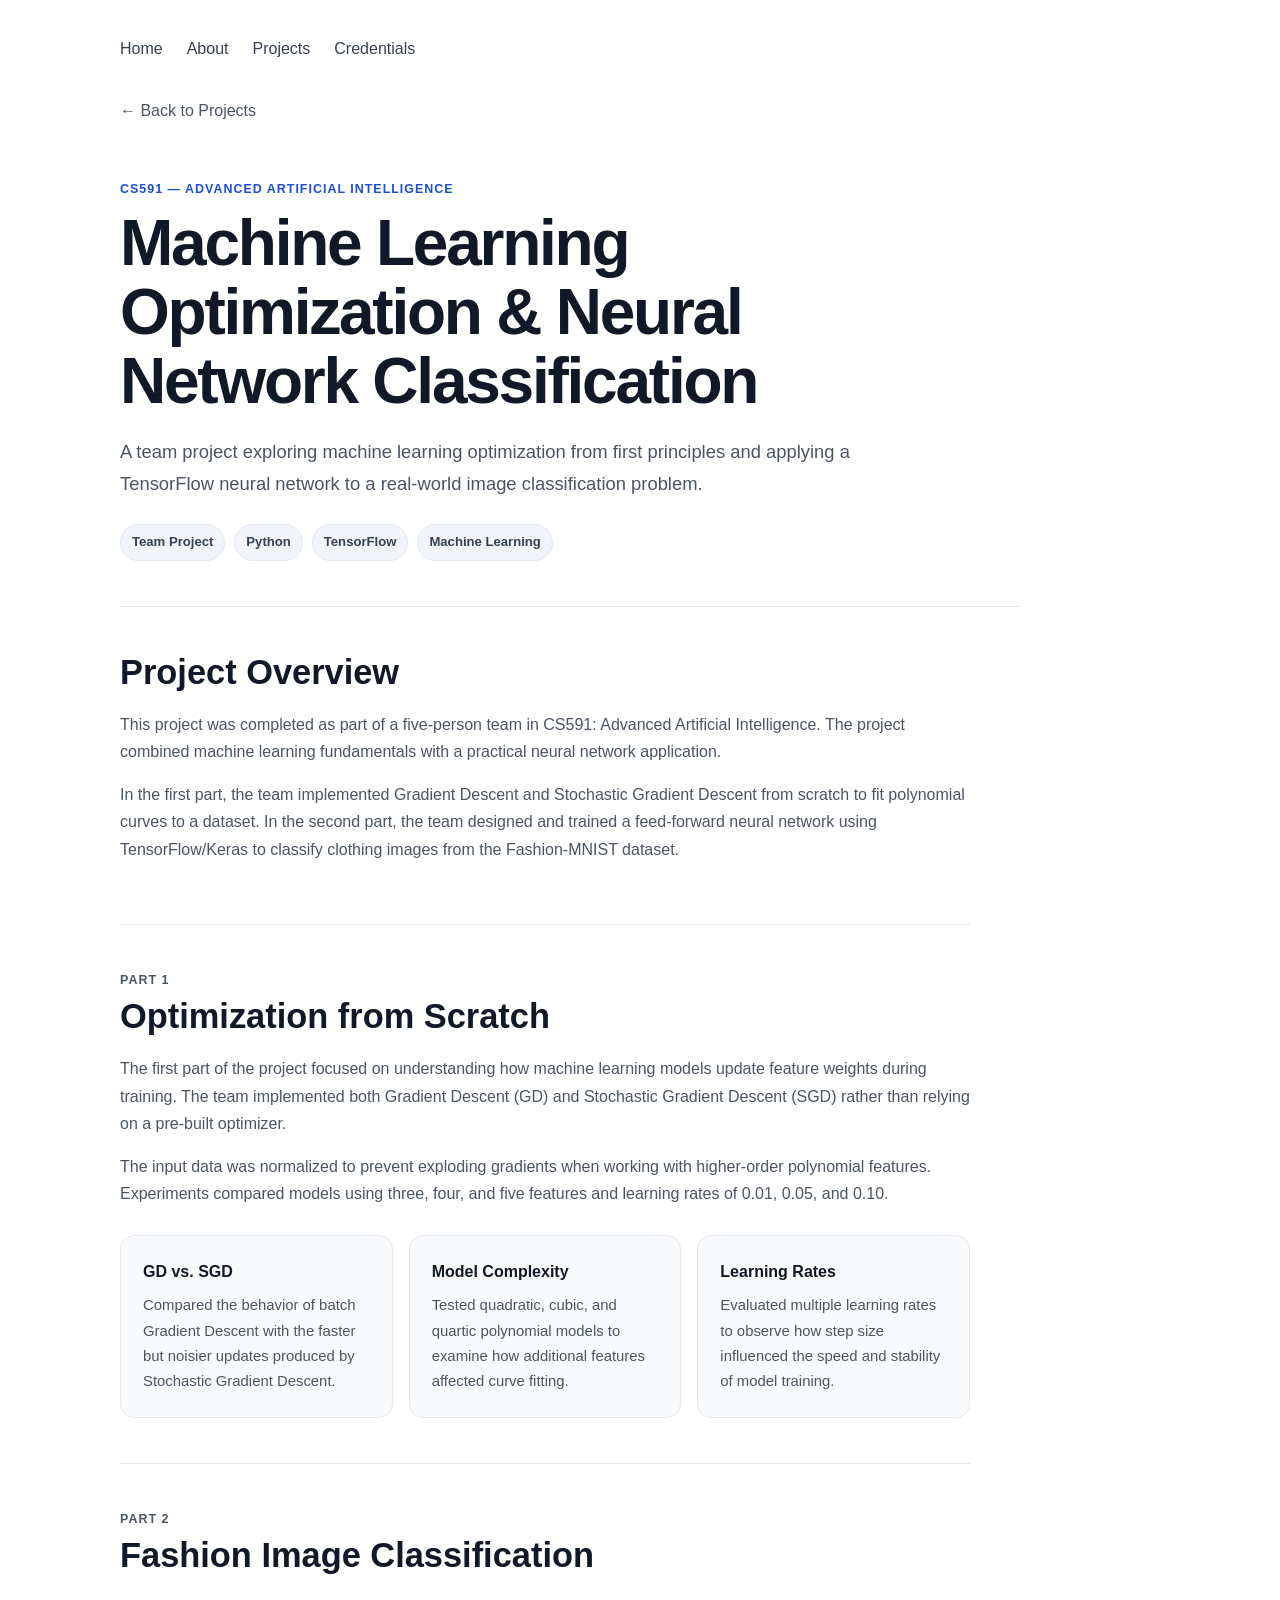
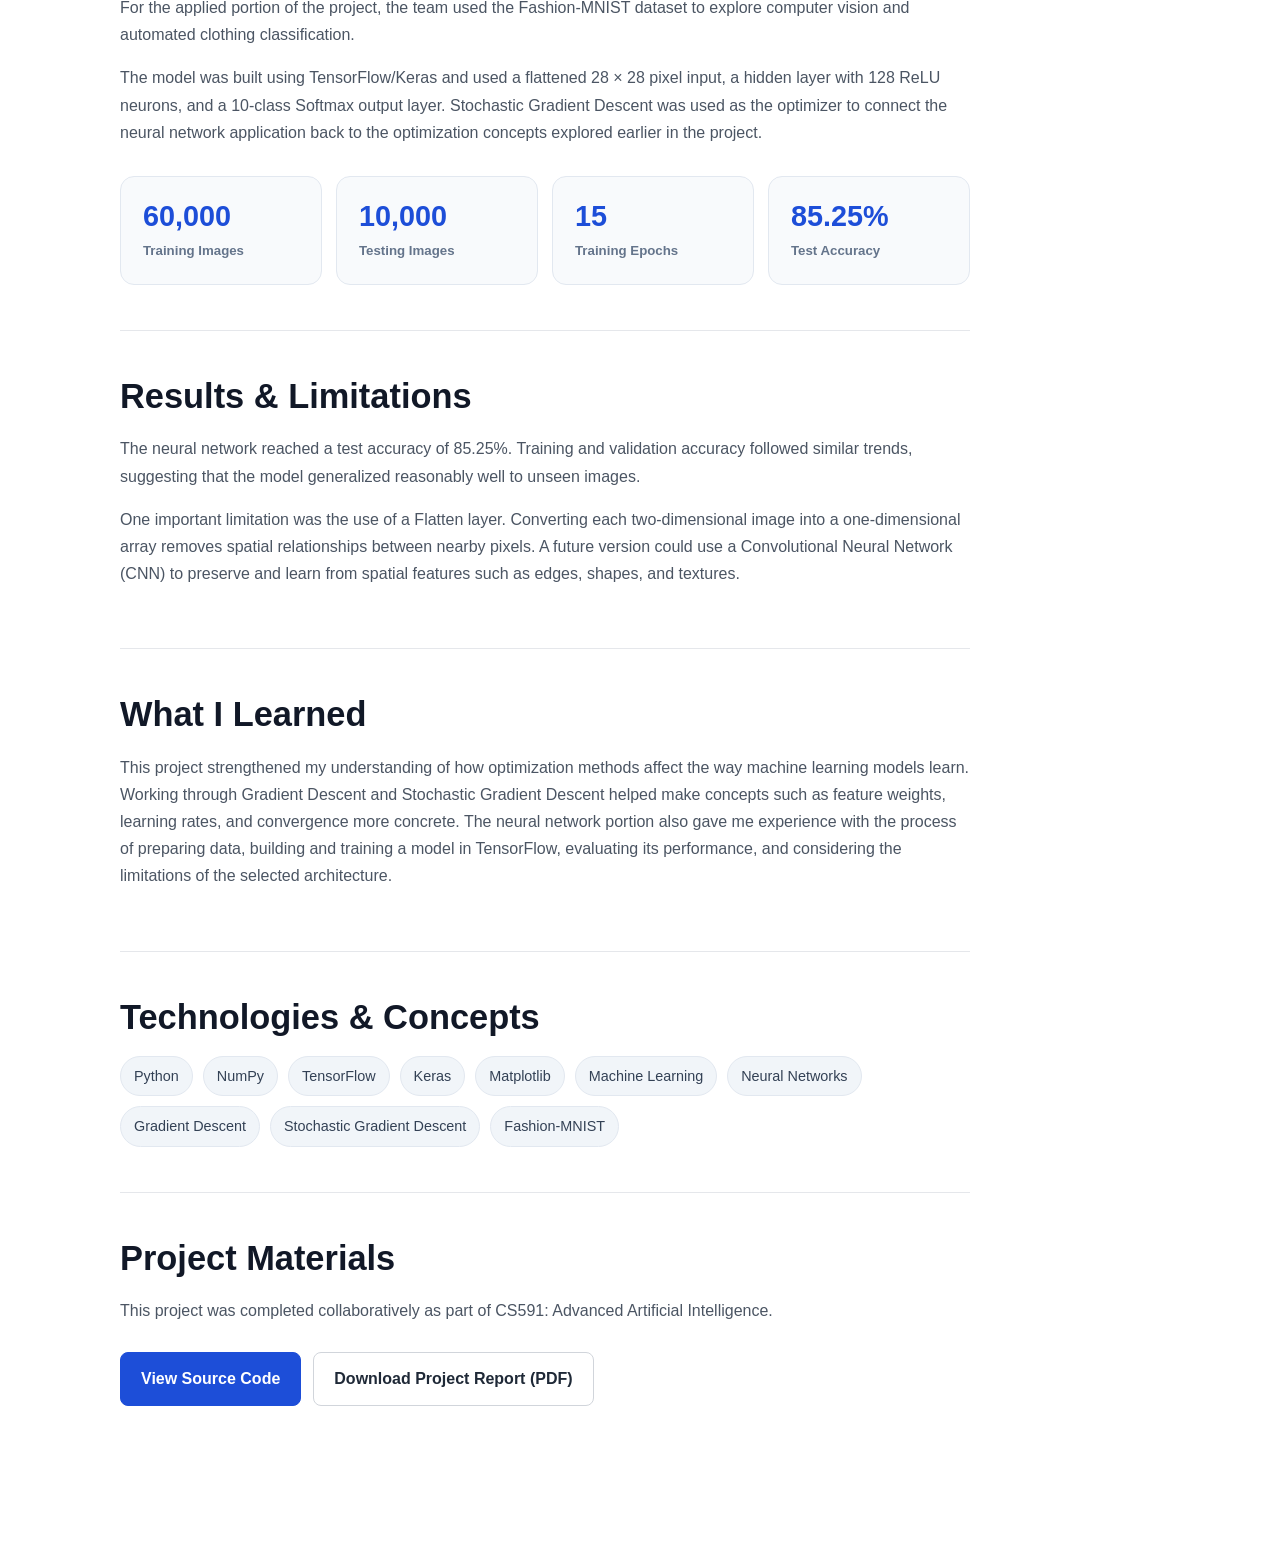
<file: projects/machine-learning-optimization-neural-network.html>
<!DOCTYPE html>
<html lang="en">
<head>
  <meta charset="UTF-8">
  <meta name="viewport" content="width=device-width, initial-scale=1.0">

  <meta
    name="description"
    content="CS591 Advanced Artificial Intelligence team project exploring Gradient Descent, Stochastic Gradient Descent, and neural network classification using TensorFlow."
  >

  <title>Machine Learning Optimization & Neural Network Classification | Aven Pacha Pinto</title>

  <link rel="stylesheet" href="/styles.css">
</head>

<body>

  <header>

    <nav>
      <a href="/">Home</a>
      <a href="/#about">About</a>
      <a href="/#projects">Projects</a>
      <a href="/#credentials">Credentials</a>
    </nav>

  </header>


  <main>

    <a class="back-link" href="/#projects">
      ← Back to Projects
    </a>


    <section class="project-detail-hero">

      <div>

        <p class="section-eyebrow">
          CS591 — Advanced Artificial Intelligence
        </p>

        <h1>
          Machine Learning Optimization & Neural Network Classification
        </h1>

        <p class="project-lead">
          A team project exploring machine learning optimization from first
          principles and applying a TensorFlow neural network to a real-world
          image classification problem.
        </p>

        <div class="project-meta">

          <span class="project-tag">
            Team Project
          </span>

          <span class="project-tag">
            Python
          </span>

          <span class="project-tag">
            TensorFlow
          </span>

          <span class="project-tag">
            Machine Learning
          </span>

        </div>

      </div>

    </section>


    <section class="project-section">

      <h2>
        Project Overview
      </h2>

      <p>
        This project was completed as part of a five-person team in
        CS591: Advanced Artificial Intelligence. The project combined
        machine learning fundamentals with a practical neural network
        application.
      </p>

      <p>
        In the first part, the team implemented Gradient Descent and
        Stochastic Gradient Descent from scratch to fit polynomial curves
        to a dataset. In the second part, the team designed and trained a
        feed-forward neural network using TensorFlow/Keras to classify
        clothing images from the Fashion-MNIST dataset.
      </p>

    </section>


    <section class="project-section">

      <p class="section-eyebrow">
        Part 1
      </p>

      <h2>
        Optimization from Scratch
      </h2>

      <p>
        The first part of the project focused on understanding how machine
        learning models update feature weights during training. The team
        implemented both Gradient Descent (GD) and Stochastic Gradient
        Descent (SGD) rather than relying on a pre-built optimizer.
      </p>

      <p>
        The input data was normalized to prevent exploding gradients when
        working with higher-order polynomial features. Experiments compared
        models using three, four, and five features and learning rates of
        0.01, 0.05, and 0.10.
      </p>

      <div class="project-highlight-grid">

        <div class="project-highlight">

          <strong>
            GD vs. SGD
          </strong>

          <p>
            Compared the behavior of batch Gradient Descent with the
            faster but noisier updates produced by Stochastic Gradient
            Descent.
          </p>

        </div>


        <div class="project-highlight">

          <strong>
            Model Complexity
          </strong>

          <p>
            Tested quadratic, cubic, and quartic polynomial models to
            examine how additional features affected curve fitting.
          </p>

        </div>


        <div class="project-highlight">

          <strong>
            Learning Rates
          </strong>

          <p>
            Evaluated multiple learning rates to observe how step size
            influenced the speed and stability of model training.
          </p>

        </div>

      </div>

    </section>


    <section class="project-section">

      <p class="section-eyebrow">
        Part 2
      </p>

      <h2>
        Fashion Image Classification
      </h2>

      <p>
        For the applied portion of the project, the team used the
        Fashion-MNIST dataset to explore computer vision and automated
        clothing classification.
      </p>

      <p>
        The model was built using TensorFlow/Keras and used a flattened
        28 × 28 pixel input, a hidden layer with 128 ReLU neurons, and a
        10-class Softmax output layer. Stochastic Gradient Descent was used
        as the optimizer to connect the neural network application back to
        the optimization concepts explored earlier in the project.
      </p>


      <div class="metric-grid">

        <div class="metric-card">

          <span class="metric-value">
            60,000
          </span>

          <span class="metric-label">
            Training Images
          </span>

        </div>


        <div class="metric-card">

          <span class="metric-value">
            10,000
          </span>

          <span class="metric-label">
            Testing Images
          </span>

        </div>


        <div class="metric-card">

          <span class="metric-value">
            15
          </span>

          <span class="metric-label">
            Training Epochs
          </span>

        </div>


        <div class="metric-card">

          <span class="metric-value">
            85.25%
          </span>

          <span class="metric-label">
            Test Accuracy
          </span>

        </div>

      </div>

    </section>


    <section class="project-section">

      <h2>
        Results & Limitations
      </h2>

      <p>
        The neural network reached a test accuracy of 85.25%. Training and
        validation accuracy followed similar trends, suggesting that the
        model generalized reasonably well to unseen images.
      </p>

      <p>
        One important limitation was the use of a Flatten layer. Converting
        each two-dimensional image into a one-dimensional array removes
        spatial relationships between nearby pixels. A future version could
        use a Convolutional Neural Network (CNN) to preserve and learn from
        spatial features such as edges, shapes, and textures.
      </p>

    </section>


    <section class="project-section">

      <h2>
        What I Learned
      </h2>

      <p>
        This project strengthened my understanding of how optimization
        methods affect the way machine learning models learn. Working
        through Gradient Descent and Stochastic Gradient Descent helped
        make concepts such as feature weights, learning rates, and
        convergence more concrete. The neural network portion also gave
        me experience with the process of preparing data, building and
        training a model in TensorFlow, evaluating its performance, and
        considering the limitations of the selected architecture.
      </p>

    </section>


    <section class="project-section">

      <h2>
        Technologies & Concepts
      </h2>

      <div class="skills">

        <span class="skill">Python</span>
        <span class="skill">NumPy</span>
        <span class="skill">TensorFlow</span>
        <span class="skill">Keras</span>
        <span class="skill">Matplotlib</span>
        <span class="skill">Machine Learning</span>
        <span class="skill">Neural Networks</span>
        <span class="skill">Gradient Descent</span>
        <span class="skill">Stochastic Gradient Descent</span>
        <span class="skill">Fashion-MNIST</span>

      </div>

    </section>


    <section class="project-section">

      <h2>
        Project Materials
      </h2>
    
      <p>
        This project was completed collaboratively as part of
        CS591: Advanced Artificial Intelligence.
      </p>
    
      <div class="hero-actions">
    
        <a
          class="button"
          href="https://github.com/avenpacha/cs591-machine-learning-neural-network"
          target="_blank"
          rel="noopener noreferrer"
        >
          View Source Code
        </a>
    
        <a
          class="secondary-button"
          href="https://github.com/avenpacha/cs591-machine-learning-neural-network/blob/main/docs/Project_3_Report_Redacted.pdf?raw=1"
          target="_blank"
          rel="noopener noreferrer"
        >
          Download Project Report (PDF)
        </a>
    
      </div>
    
    </section>

  </main>

</body>
</html>
</file>
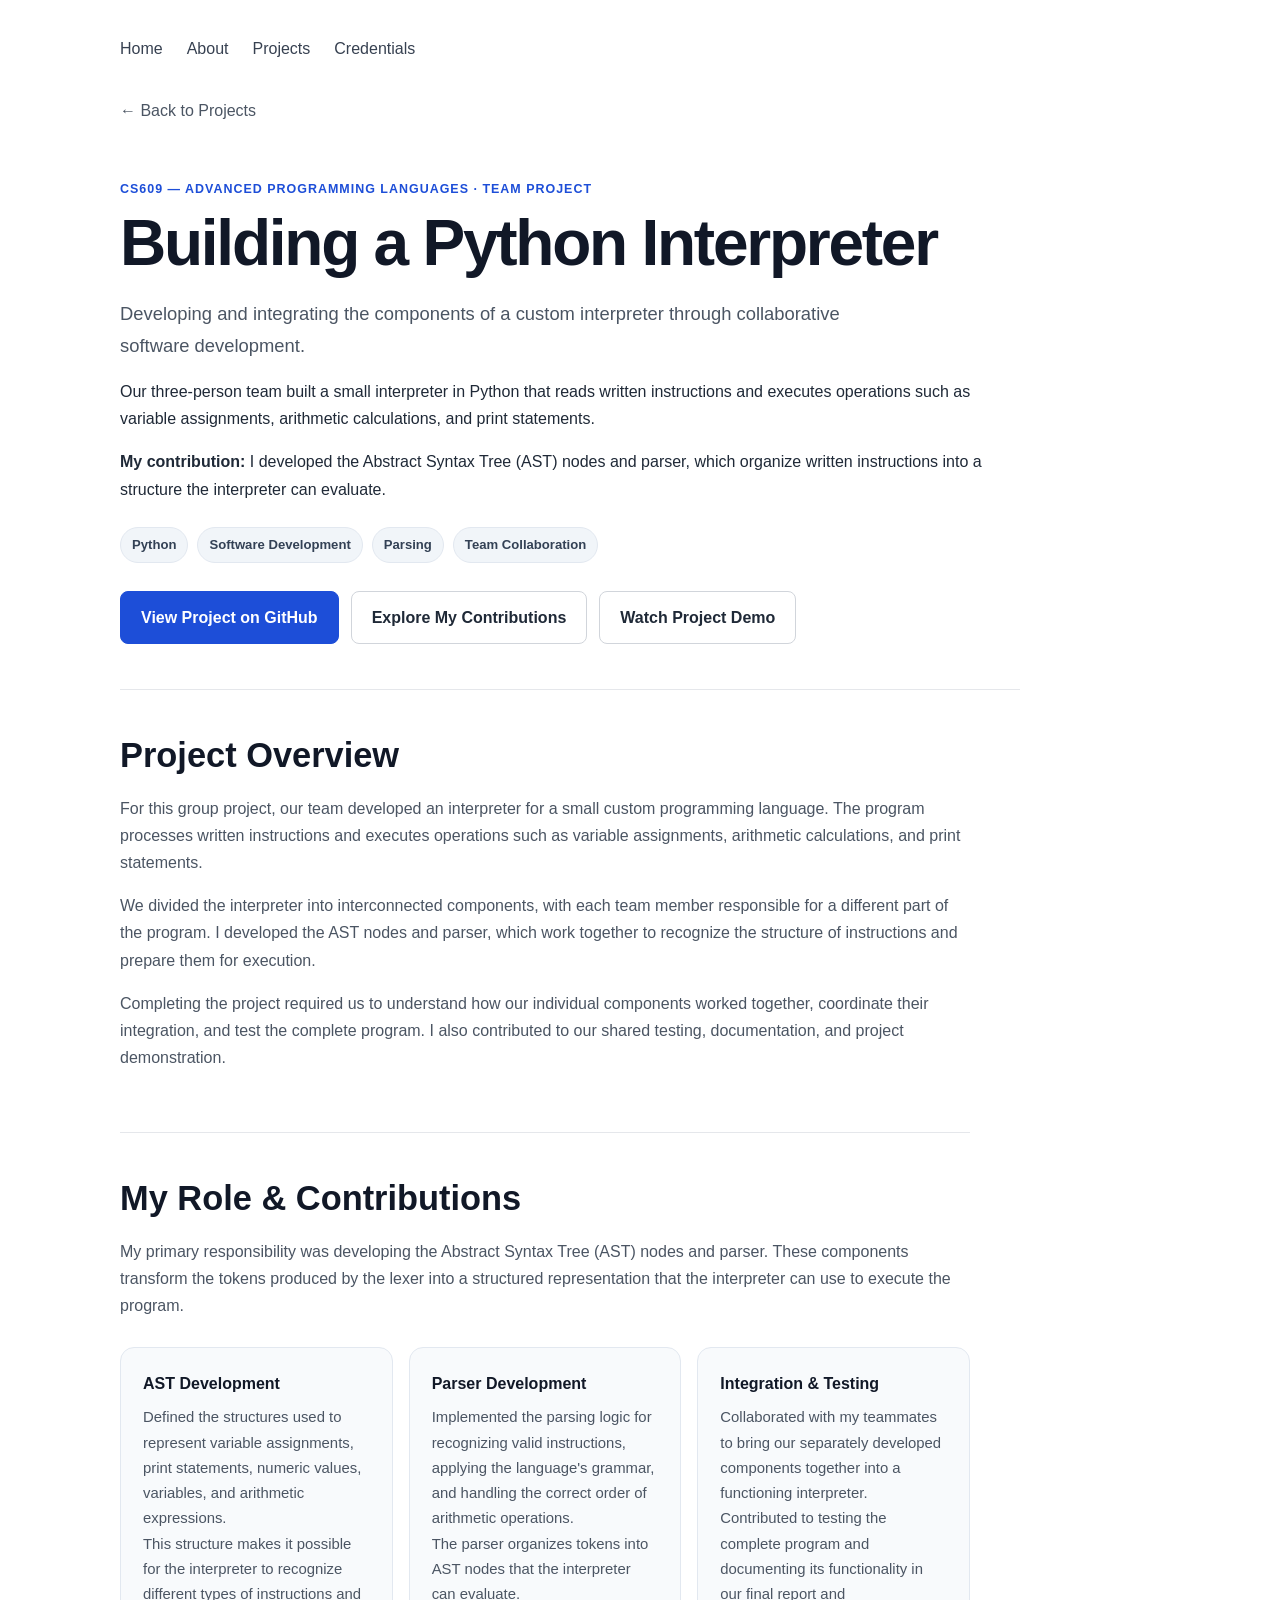
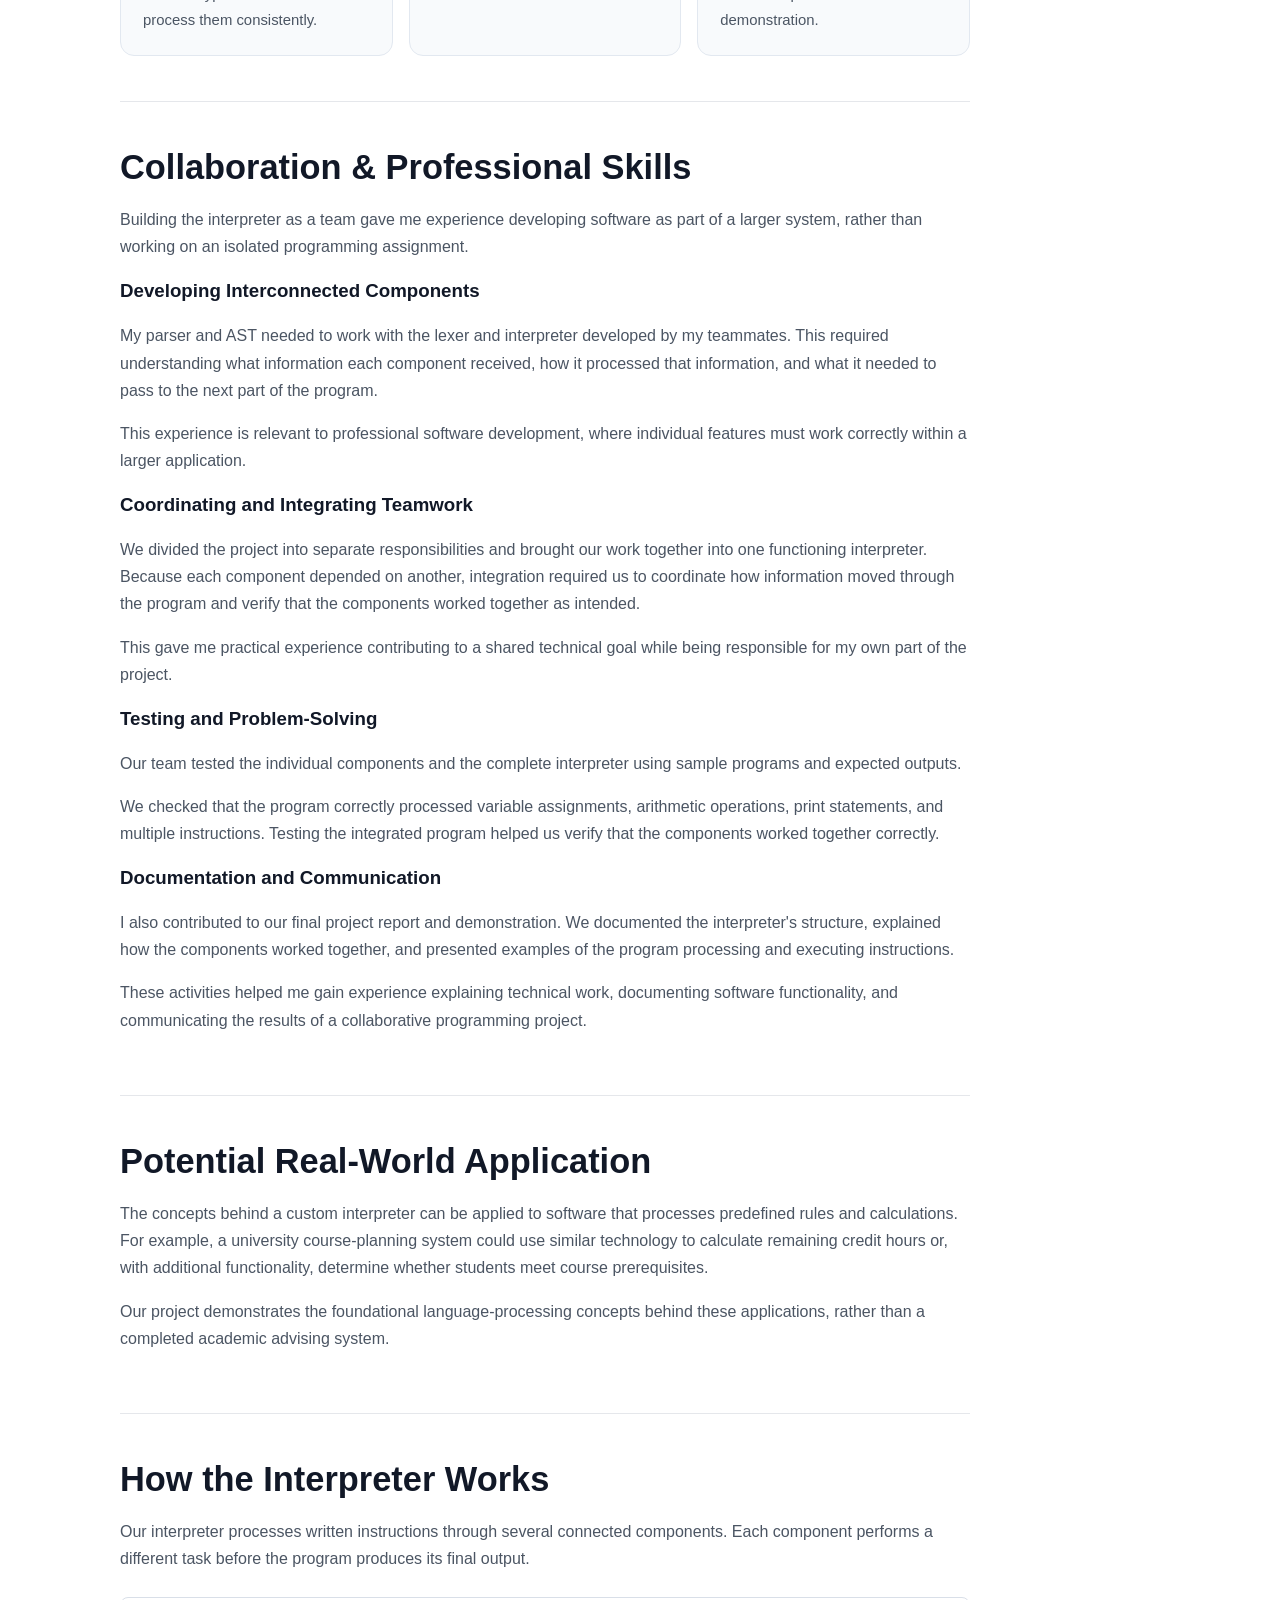
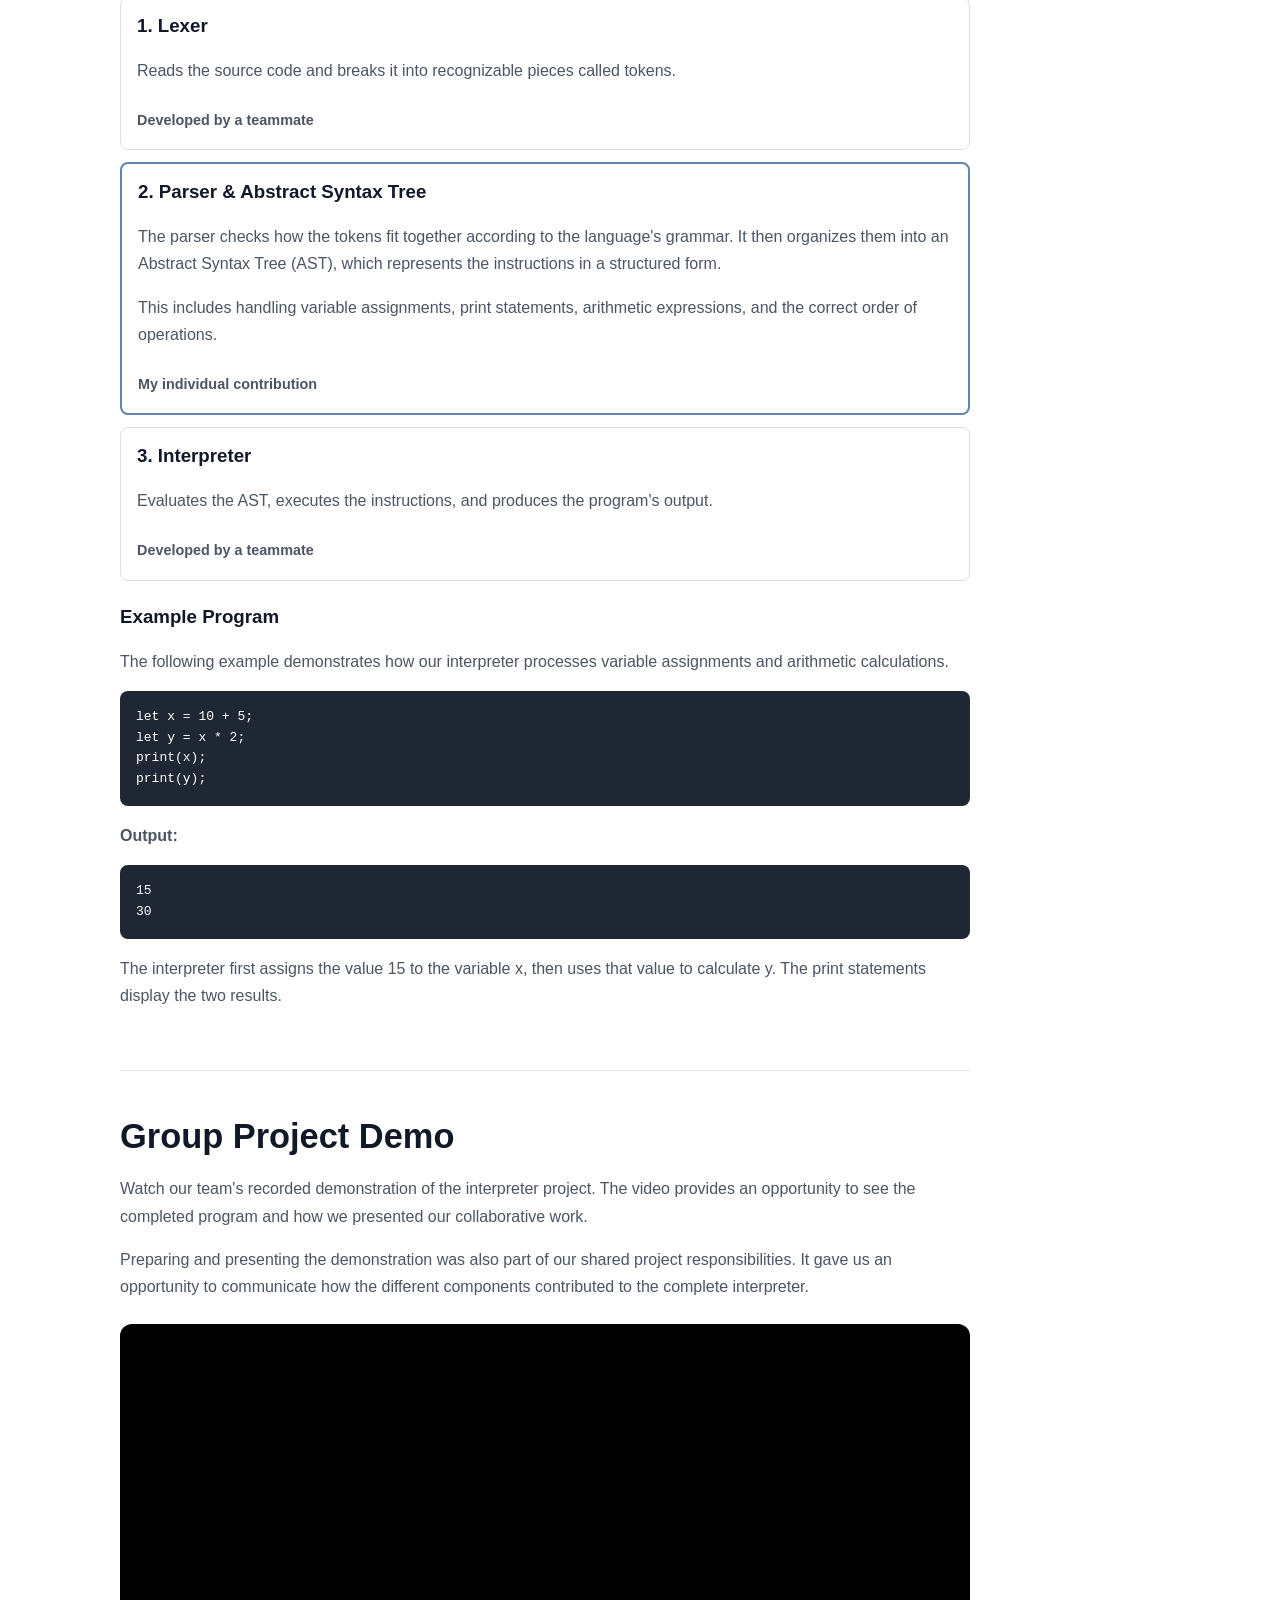
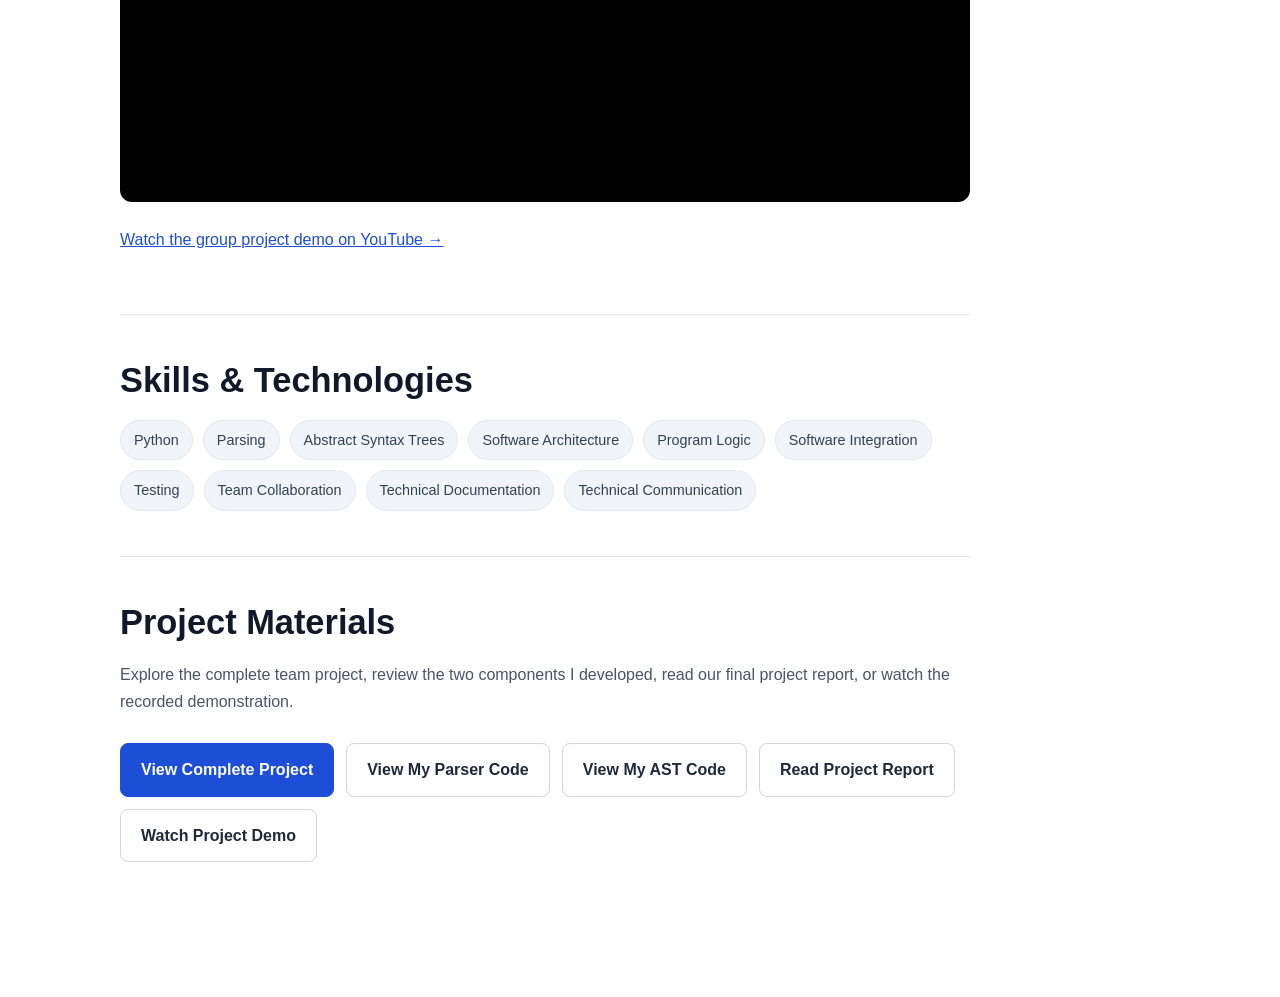
<file: projects/python-interpreter.html>
<!DOCTYPE html>
<html lang="en">

<head>
  <meta charset="UTF-8">

  <meta name="viewport" content="width=device-width, initial-scale=1.0">

  <meta
    name="description"
    content="Aven Pacha Pinto's CS609 team project: developing the parser and Abstract Syntax Tree for a custom-language interpreter in Python, with a focus on collaborative software development."
  >

  <title>
    Building a Python Interpreter | Aven Pacha Pinto
  </title>

  <link rel="stylesheet" href="/styles.css">

  <style>

    /* Interpreter workflow */

    .cs609-page .pipeline {
      display: grid;
      gap: 0.75rem;
      margin: 1.5rem 0;
    }

    .cs609-page .pipeline-step {
      border: 1px solid #d9dfe8;
      border-radius: 8px;
      padding: 1rem;
    }

    .cs609-page .pipeline-step h3 {
      margin-top: 0;
    }

    .cs609-page .pipeline-step p:last-child {
      margin-bottom: 0;
    }

    .cs609-page .my-contribution {
      border: 2px solid #6485a8;
    }

    .cs609-page .component-label {
      display: inline-block;
      margin-top: 0.5rem;
      font-size: 0.9rem;
      font-weight: 600;
    }

    /* Example program */

    .cs609-page pre {
      overflow-x: auto;
      padding: 1rem;
      border-radius: 8px;
      background: #202734;
      color: #ffffff;
      line-height: 1.6;
    }

    /* Responsive YouTube video */

    .cs609-page .project-video {
      width: 100%;
      max-width: 900px;
      margin: 1.5rem 0;
      aspect-ratio: 16 / 9;
      overflow: hidden;
      border-radius: 12px;
      background: #000000;
    }

    .cs609-page .project-video iframe {
      display: block;
      width: 100%;
      height: 100%;
      border: 0;
    }

    @media (prefers-color-scheme: dark) {

      .cs609-page .pipeline-step {
        border-color: #667084;
      }

      .cs609-page .my-contribution {
        border-color: #91b8e3;
      }

    }

  </style>

</head>


<body>

  <!-- Navigation -->

  <header>

    <nav>
      <a href="/">Home</a>
      <a href="/#about">About</a>
      <a href="/#projects">Projects</a>
      <a href="/#credentials">Credentials</a>
    </nav>

  </header>


  <main class="cs609-page">

    <a class="back-link" href="/#projects">
      ← Back to Projects
    </a>


    <!-- Project Introduction -->

    <section class="project-detail-hero">

      <p class="section-eyebrow">
        CS609 — Advanced Programming Languages · Team Project
      </p>

      <h1>
        Building a Python Interpreter
      </h1>

      <p class="project-lead">
        Developing and integrating the components of a custom
        interpreter through collaborative software development.
      </p>

      <p>
        Our three-person team built a small interpreter in Python
        that reads written instructions and executes operations
        such as variable assignments, arithmetic calculations,
        and print statements.
      </p>

      <p>
        <strong>My contribution:</strong>
        I developed the Abstract Syntax Tree (AST) nodes and
        parser, which organize written instructions into a
        structure the interpreter can evaluate.
      </p>

      <div class="project-meta">

        <span class="project-tag">Python</span>

        <span class="project-tag">Software Development</span>

        <span class="project-tag">Parsing</span>

        <span class="project-tag">Team Collaboration</span>

      </div>

      <div class="hero-actions">

        <a
          class="button"
          href="https://github.com/avenpacha/cs609-python-interpreter"
          target="_blank"
          rel="noopener noreferrer"
        >
          View Project on GitHub
        </a>

        <a
          class="secondary-button"
          href="#my-contributions"
        >
          Explore My Contributions
        </a>

        <a
          class="secondary-button"
          href="#project-demo"
        >
          Watch Project Demo
        </a>

      </div>

    </section>


    <!-- Project Overview -->

    <section class="project-section">

      <h2>
        Project Overview
      </h2>

      <p>
        For this group project, our team developed an interpreter
        for a small custom programming language. The program
        processes written instructions and executes operations
        such as variable assignments, arithmetic calculations,
        and print statements.
      </p>

      <p>
        We divided the interpreter into interconnected components,
        with each team member responsible for a different part
        of the program. I developed the AST nodes and parser,
        which work together to recognize the structure of
        instructions and prepare them for execution.
      </p>

      <p>
        Completing the project required us to understand how
        our individual components worked together, coordinate
        their integration, and test the complete program.
        I also contributed to our shared testing, documentation,
        and project demonstration.
      </p>

    </section>


    <!-- My Role and Contributions -->

    <section
      class="project-section"
      id="my-contributions"
    >

      <h2>
        My Role &amp; Contributions
      </h2>

      <p>
        My primary responsibility was developing the Abstract
        Syntax Tree (AST) nodes and parser. These components
        transform the tokens produced by the lexer into a
        structured representation that the interpreter can
        use to execute the program.
      </p>

      <div class="project-highlight-grid">

        <div class="project-highlight">

          <strong>
            AST Development
          </strong>

          <p>
            Defined the structures used to represent variable
            assignments, print statements, numeric values,
            variables, and arithmetic expressions.
          </p>

          <p>
            This structure makes it possible for the interpreter
            to recognize different types of instructions and
            process them consistently.
          </p>

        </div>


        <div class="project-highlight">

          <strong>
            Parser Development
          </strong>

          <p>
            Implemented the parsing logic for recognizing
            valid instructions, applying the language's
            grammar, and handling the correct order
            of arithmetic operations.
          </p>

          <p>
            The parser organizes tokens into AST nodes
            that the interpreter can evaluate.
          </p>

        </div>


        <div class="project-highlight">

          <strong>
            Integration &amp; Testing
          </strong>

          <p>
            Collaborated with my teammates to bring our
            separately developed components together
            into a functioning interpreter.
          </p>

          <p>
            Contributed to testing the complete program
            and documenting its functionality in our
            final report and demonstration.
          </p>

        </div>

      </div>

    </section>


    <!-- Collaboration and Professional Skills -->

    <section class="project-section">

      <h2>
        Collaboration &amp; Professional Skills
      </h2>

      <p>
        Building the interpreter as a team gave me experience
        developing software as part of a larger system,
        rather than working on an isolated programming
        assignment.
      </p>


      <h3>
        Developing Interconnected Components
      </h3>

      <p>
        My parser and AST needed to work with the lexer
        and interpreter developed by my teammates.
        This required understanding what information
        each component received, how it processed that
        information, and what it needed to pass to the
        next part of the program.
      </p>

      <p>
        This experience is relevant to professional software
        development, where individual features must work
        correctly within a larger application.
      </p>


      <h3>
        Coordinating and Integrating Teamwork
      </h3>

      <p>
        We divided the project into separate responsibilities
        and brought our work together into one functioning
        interpreter. Because each component depended on
        another, integration required us to coordinate
        how information moved through the program
        and verify that the components worked together
        as intended.
      </p>

      <p>
        This gave me practical experience contributing
        to a shared technical goal while being responsible
        for my own part of the project.
      </p>


      <h3>
        Testing and Problem-Solving
      </h3>

      <p>
        Our team tested the individual components and
        the complete interpreter using sample programs
        and expected outputs.
      </p>

      <p>
        We checked that the program correctly processed
        variable assignments, arithmetic operations,
        print statements, and multiple instructions.
        Testing the integrated program helped us verify
        that the components worked together correctly.
      </p>


      <h3>
        Documentation and Communication
      </h3>

      <p>
        I also contributed to our final project report
        and demonstration. We documented the interpreter's
        structure, explained how the components worked
        together, and presented examples of the program
        processing and executing instructions.
      </p>

      <p>
        These activities helped me gain experience
        explaining technical work, documenting software
        functionality, and communicating the results
        of a collaborative programming project.
      </p>

    </section>


    <!-- Potential Real-World Application -->

    <section
      class="project-section"
      id="real-world-application"
    >

      <h2>
        Potential Real-World Application
      </h2>

      <p>
        The concepts behind a custom interpreter can be
        applied to software that processes predefined rules
        and calculations. For example, a university
        course-planning system could use similar technology
        to calculate remaining credit hours or, with
        additional functionality, determine whether
        students meet course prerequisites.
      </p>

      <p>
        Our project demonstrates the foundational
        language-processing concepts behind these
        applications, rather than a completed
        academic advising system.
      </p>

    </section>


    <!-- How the Interpreter Works -->

    <section class="project-section">

      <h2>
        How the Interpreter Works
      </h2>

      <p>
        Our interpreter processes written instructions
        through several connected components. Each
        component performs a different task before
        the program produces its final output.
      </p>

      <div class="pipeline">


        <!-- Lexer -->

        <div class="pipeline-step">

          <h3>
            1. Lexer
          </h3>

          <p>
            Reads the source code and breaks it into
            recognizable pieces called tokens.
          </p>

          <p class="component-label">
            Developed by a teammate
          </p>

        </div>


        <!-- Parser and AST -->

        <div class="pipeline-step my-contribution">

          <h3>
            2. Parser &amp; Abstract Syntax Tree
          </h3>

          <p>
            The parser checks how the tokens fit together
            according to the language's grammar.
            It then organizes them into an Abstract
            Syntax Tree (AST), which represents the
            instructions in a structured form.
          </p>

          <p>
            This includes handling variable assignments,
            print statements, arithmetic expressions,
            and the correct order of operations.
          </p>

          <p class="component-label">
            My individual contribution
          </p>

        </div>


        <!-- Interpreter -->

        <div class="pipeline-step">

          <h3>
            3. Interpreter
          </h3>

          <p>
            Evaluates the AST, executes the instructions,
            and produces the program's output.
          </p>

          <p class="component-label">
            Developed by a teammate
          </p>

        </div>

      </div>


      <!-- Example Program -->

      <h3>
        Example Program
      </h3>

      <p>
        The following example demonstrates how our
        interpreter processes variable assignments
        and arithmetic calculations.
      </p>

      <pre><code>let x = 10 + 5;
let y = x * 2;
print(x);
print(y);</code></pre>

      <p>
        <strong>Output:</strong>
      </p>

      <pre><code>15
30</code></pre>

      <p>
        The interpreter first assigns the value 15 to
        the variable x, then uses that value to calculate
        y. The print statements display the two results.
      </p>

    </section>


    <!-- Recorded Group Project Demo -->

    <section
      class="project-section"
      id="project-demo"
    >

      <h2>
        Group Project Demo
      </h2>

      <p>
        Watch our team's recorded demonstration of the
        interpreter project. The video provides an opportunity
        to see the completed program and how we presented
        our collaborative work.
      </p>

      <p>
        Preparing and presenting the demonstration was also
        part of our shared project responsibilities. It gave
        us an opportunity to communicate how the different
        components contributed to the complete interpreter.
      </p>


      <!-- Responsive YouTube Embed -->

      <div class="project-video">

        <iframe
          src="https://www.youtube.com/embed/_fsjD74m7tY"
          title="CS609 Python Interpreter — Group Project Demo"
          loading="lazy"
          allow="accelerometer; autoplay; clipboard-write; encrypted-media; gyroscope; picture-in-picture; web-share"
          referrerpolicy="strict-origin-when-cross-origin"
          allowfullscreen
        ></iframe>

      </div>


      <p>

        <a
          href="https://www.youtube.com/watch?v=_fsjD74m7tY"
          target="_blank"
          rel="noopener noreferrer"
        >
          Watch the group project demo on YouTube →
        </a>

      </p>

    </section>


    <!-- Skills and Technologies -->

    <section class="project-section">

      <h2>
        Skills &amp; Technologies
      </h2>

      <div class="skills">

        <span class="skill">Python</span>

        <span class="skill">Parsing</span>

        <span class="skill">Abstract Syntax Trees</span>

        <span class="skill">Software Architecture</span>

        <span class="skill">Program Logic</span>

        <span class="skill">Software Integration</span>

        <span class="skill">Testing</span>

        <span class="skill">Team Collaboration</span>

        <span class="skill">Technical Documentation</span>

        <span class="skill">Technical Communication</span>

      </div>

    </section>


    <!-- Project Materials -->

    <section class="project-section">

      <h2>
        Project Materials
      </h2>

      <p>
        Explore the complete team project, review the
        two components I developed, read our final
        project report, or watch the recorded demonstration.
      </p>

      <div class="hero-actions">

        <a
          class="button"
          href="https://github.com/avenpacha/cs609-python-interpreter"
          target="_blank"
          rel="noopener noreferrer"
        >
          View Complete Project
        </a>

        <a
          class="secondary-button"
          href="https://github.com/avenpacha/cs609-python-interpreter/blob/main/parser.py"
          target="_blank"
          rel="noopener noreferrer"
        >
          View My Parser Code
        </a>

        <a
          class="secondary-button"
          href="https://github.com/avenpacha/cs609-python-interpreter/blob/main/ast_nodes.py"
          target="_blank"
          rel="noopener noreferrer"
        >
          View My AST Code
        </a>

        <a
          class="secondary-button"
          href="https://github.com/avenpacha/cs609-python-interpreter/blob/main/docs/CS609_Interpreter_Project_Report.pdf"
          target="_blank"
          rel="noopener noreferrer"
        >
          Read Project Report
        </a>

        <a
          class="secondary-button"
          href="https://www.youtube.com/watch?v=_fsjD74m7tY"
          target="_blank"
          rel="noopener noreferrer"
        >
          Watch Project Demo
        </a>

      </div>

    </section>

  </main>

</body>

</html>
</file>
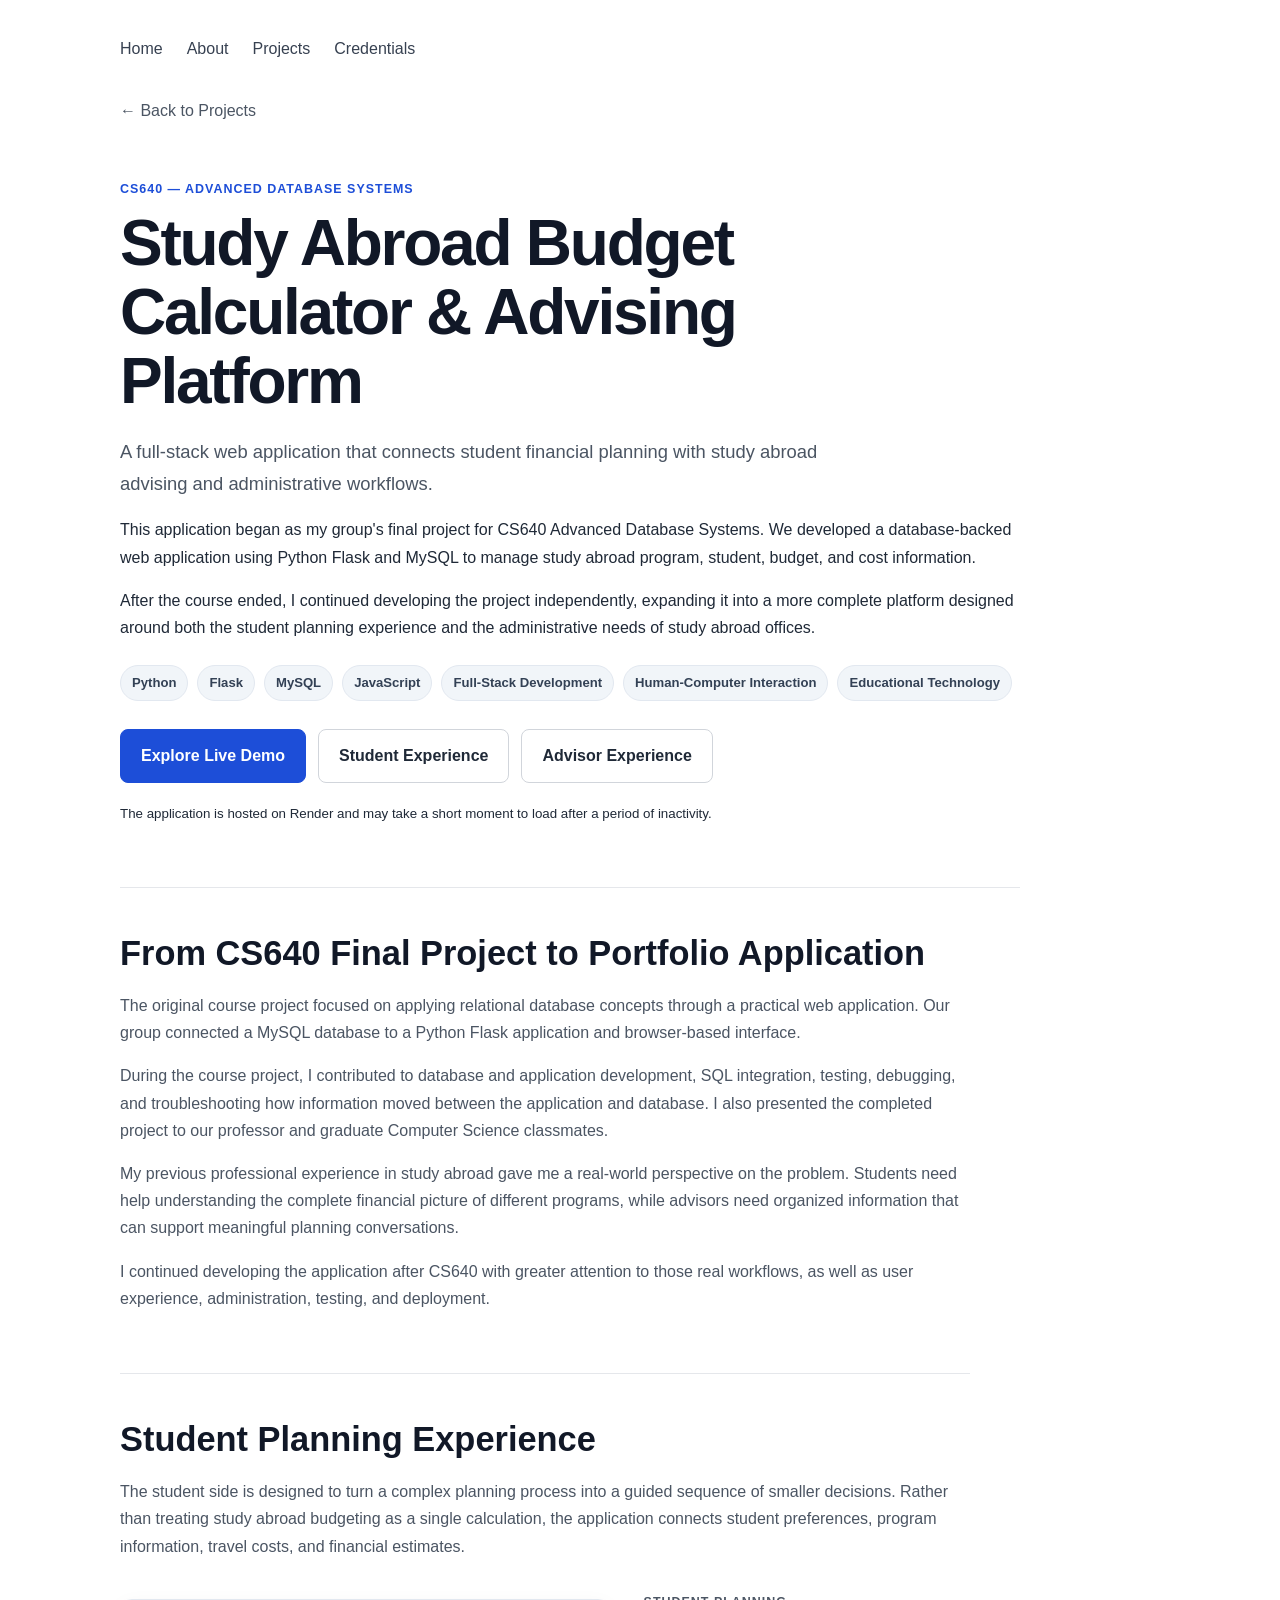
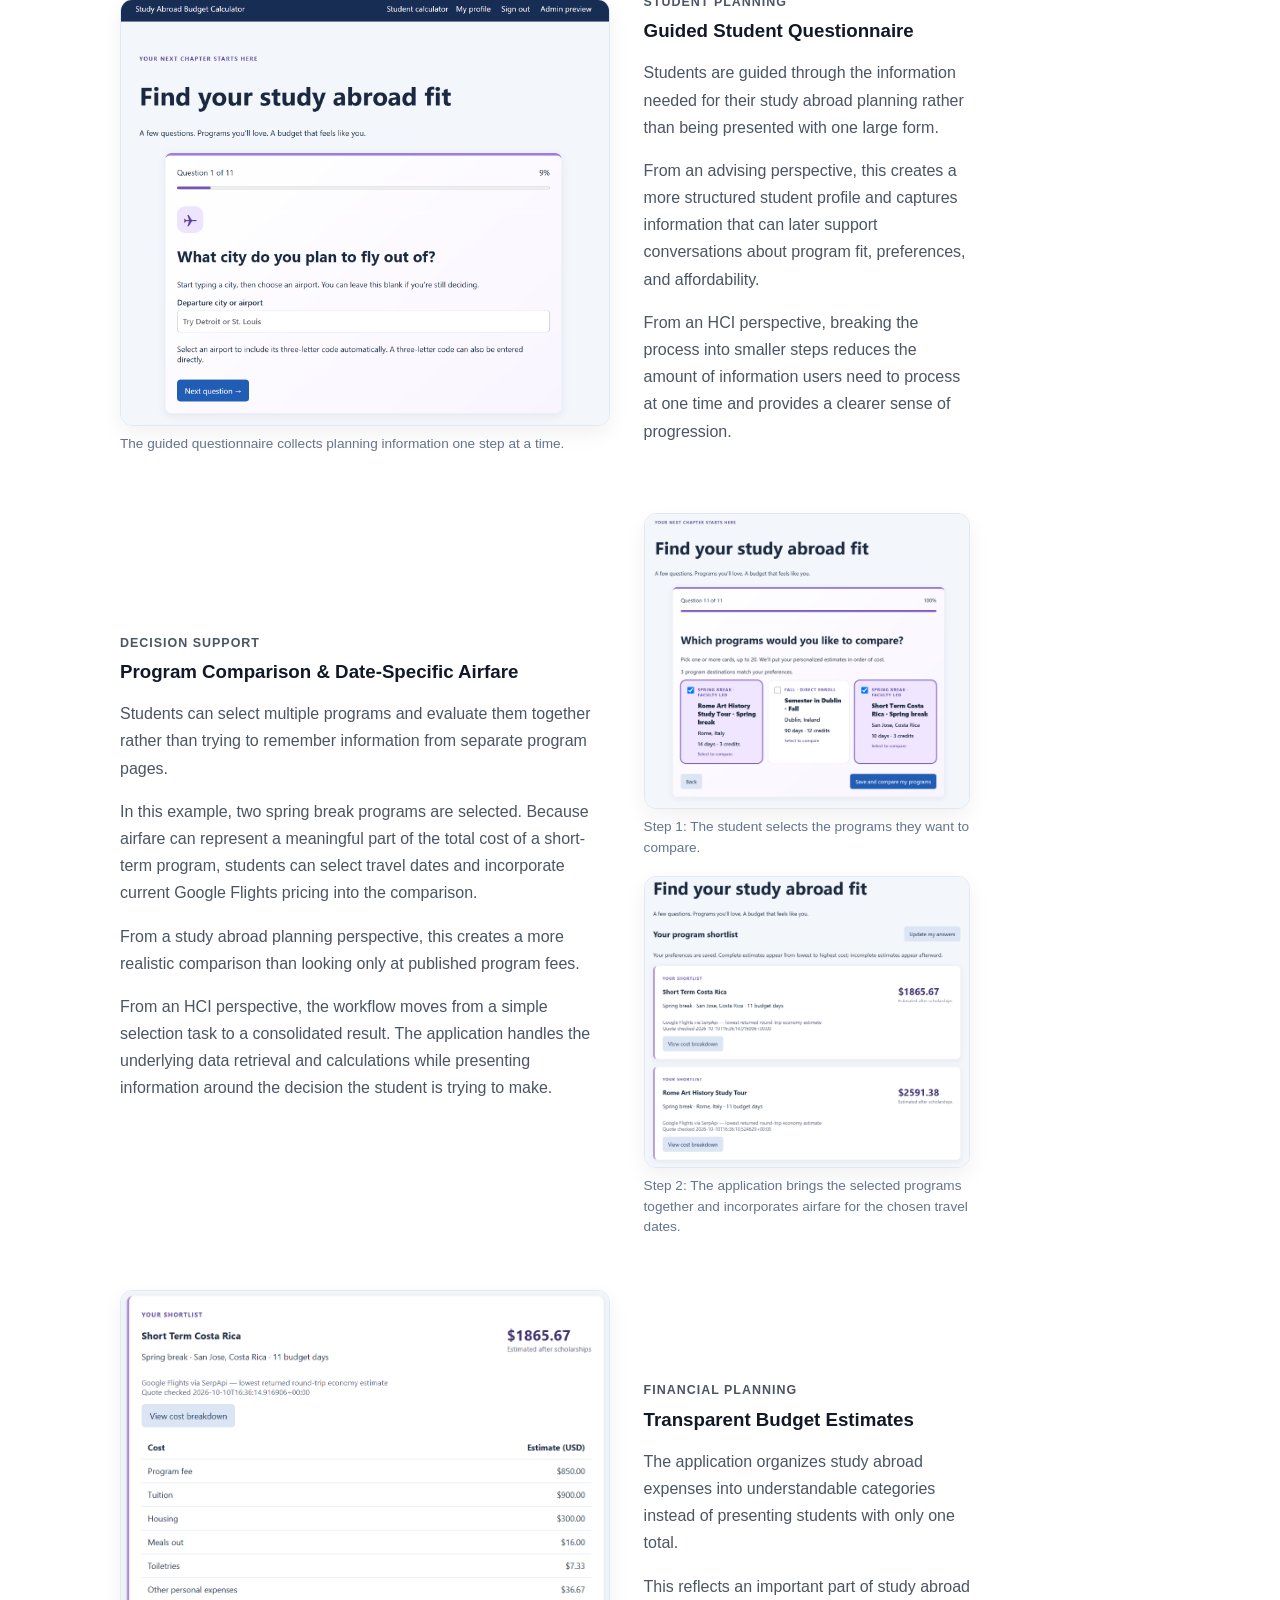
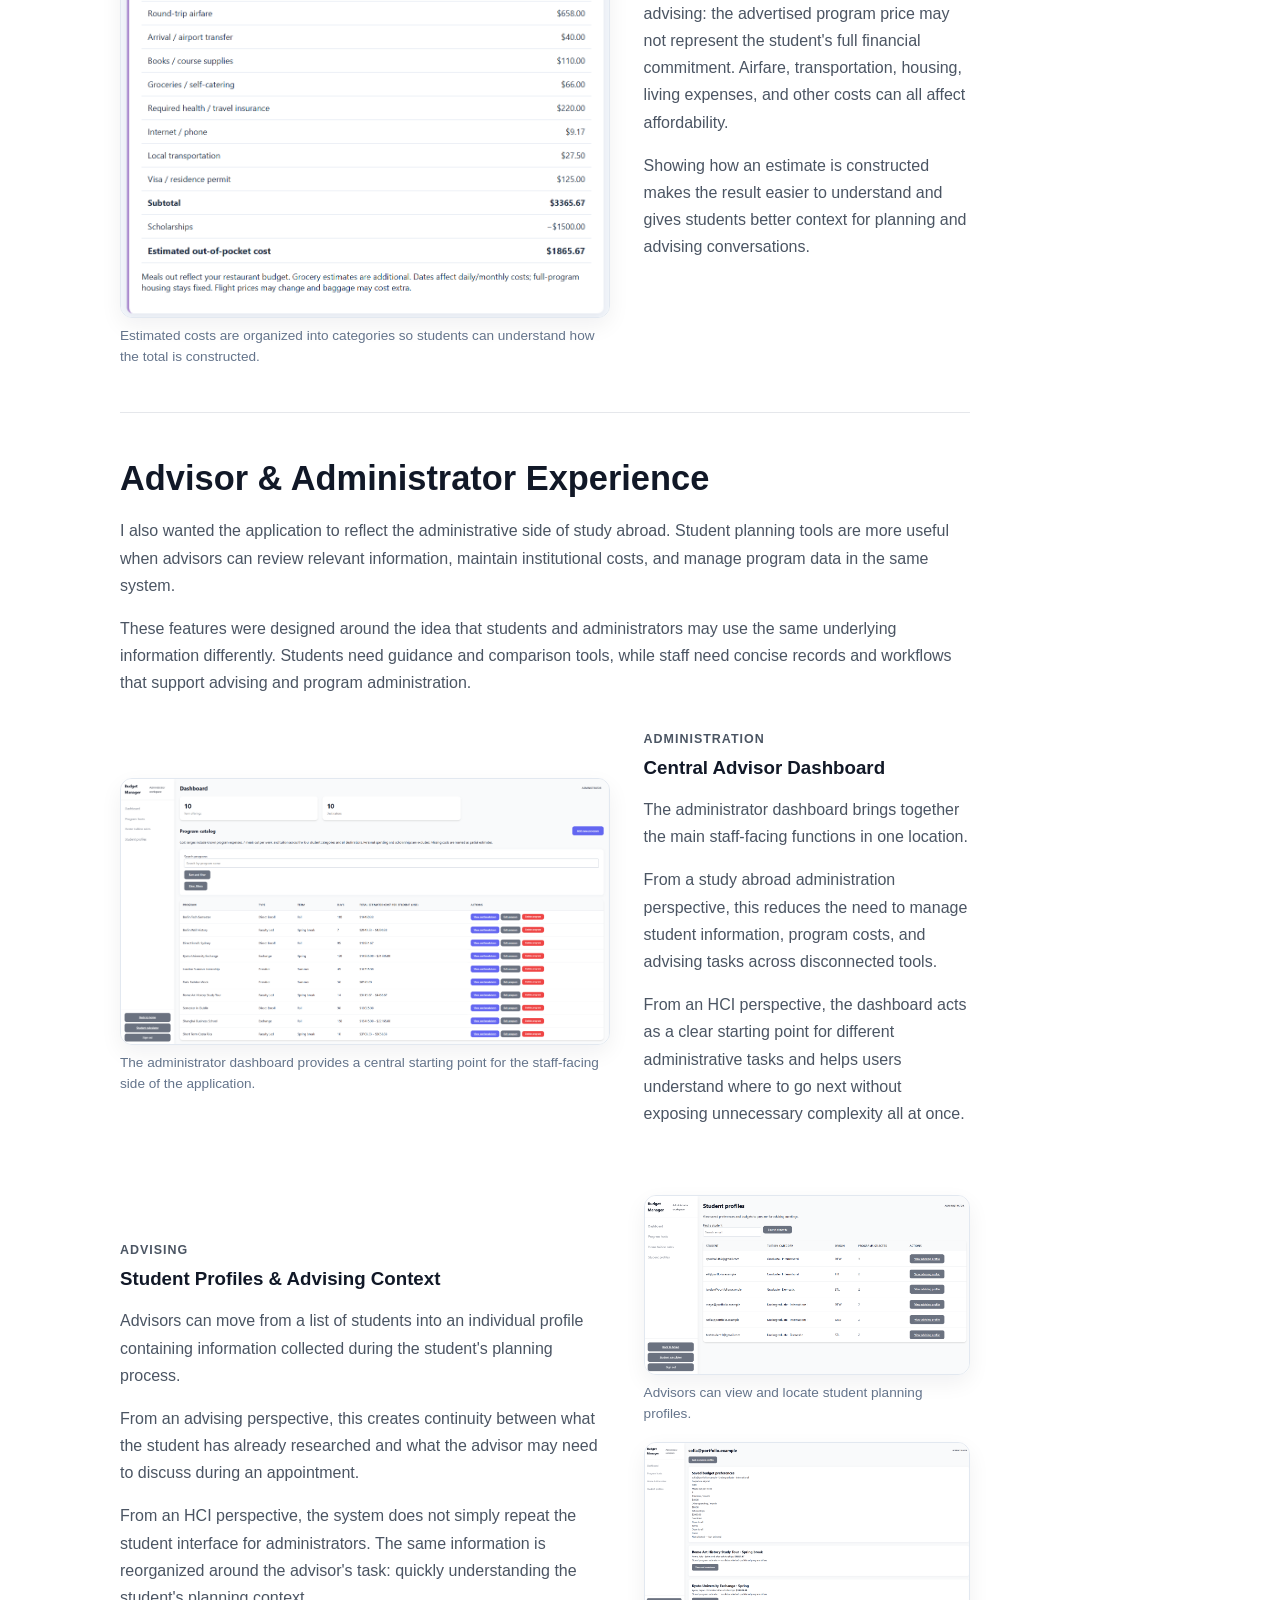
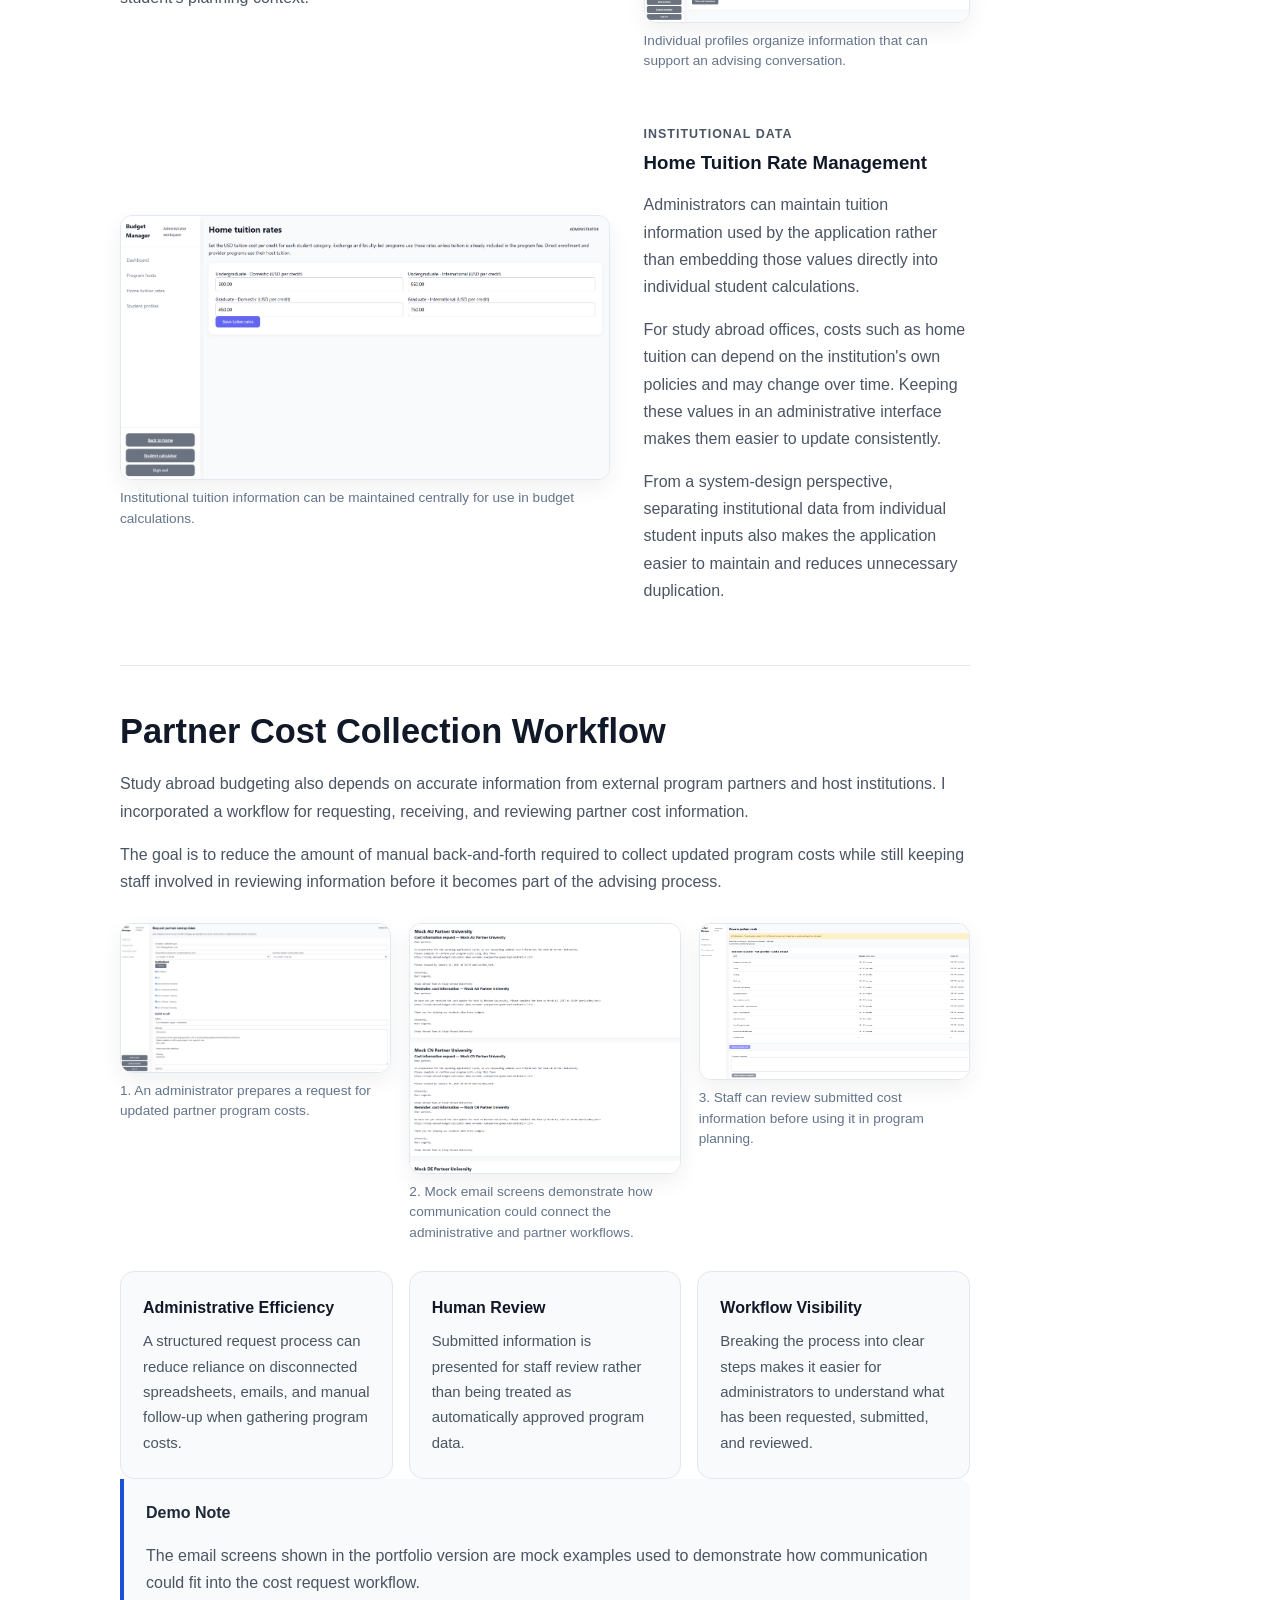
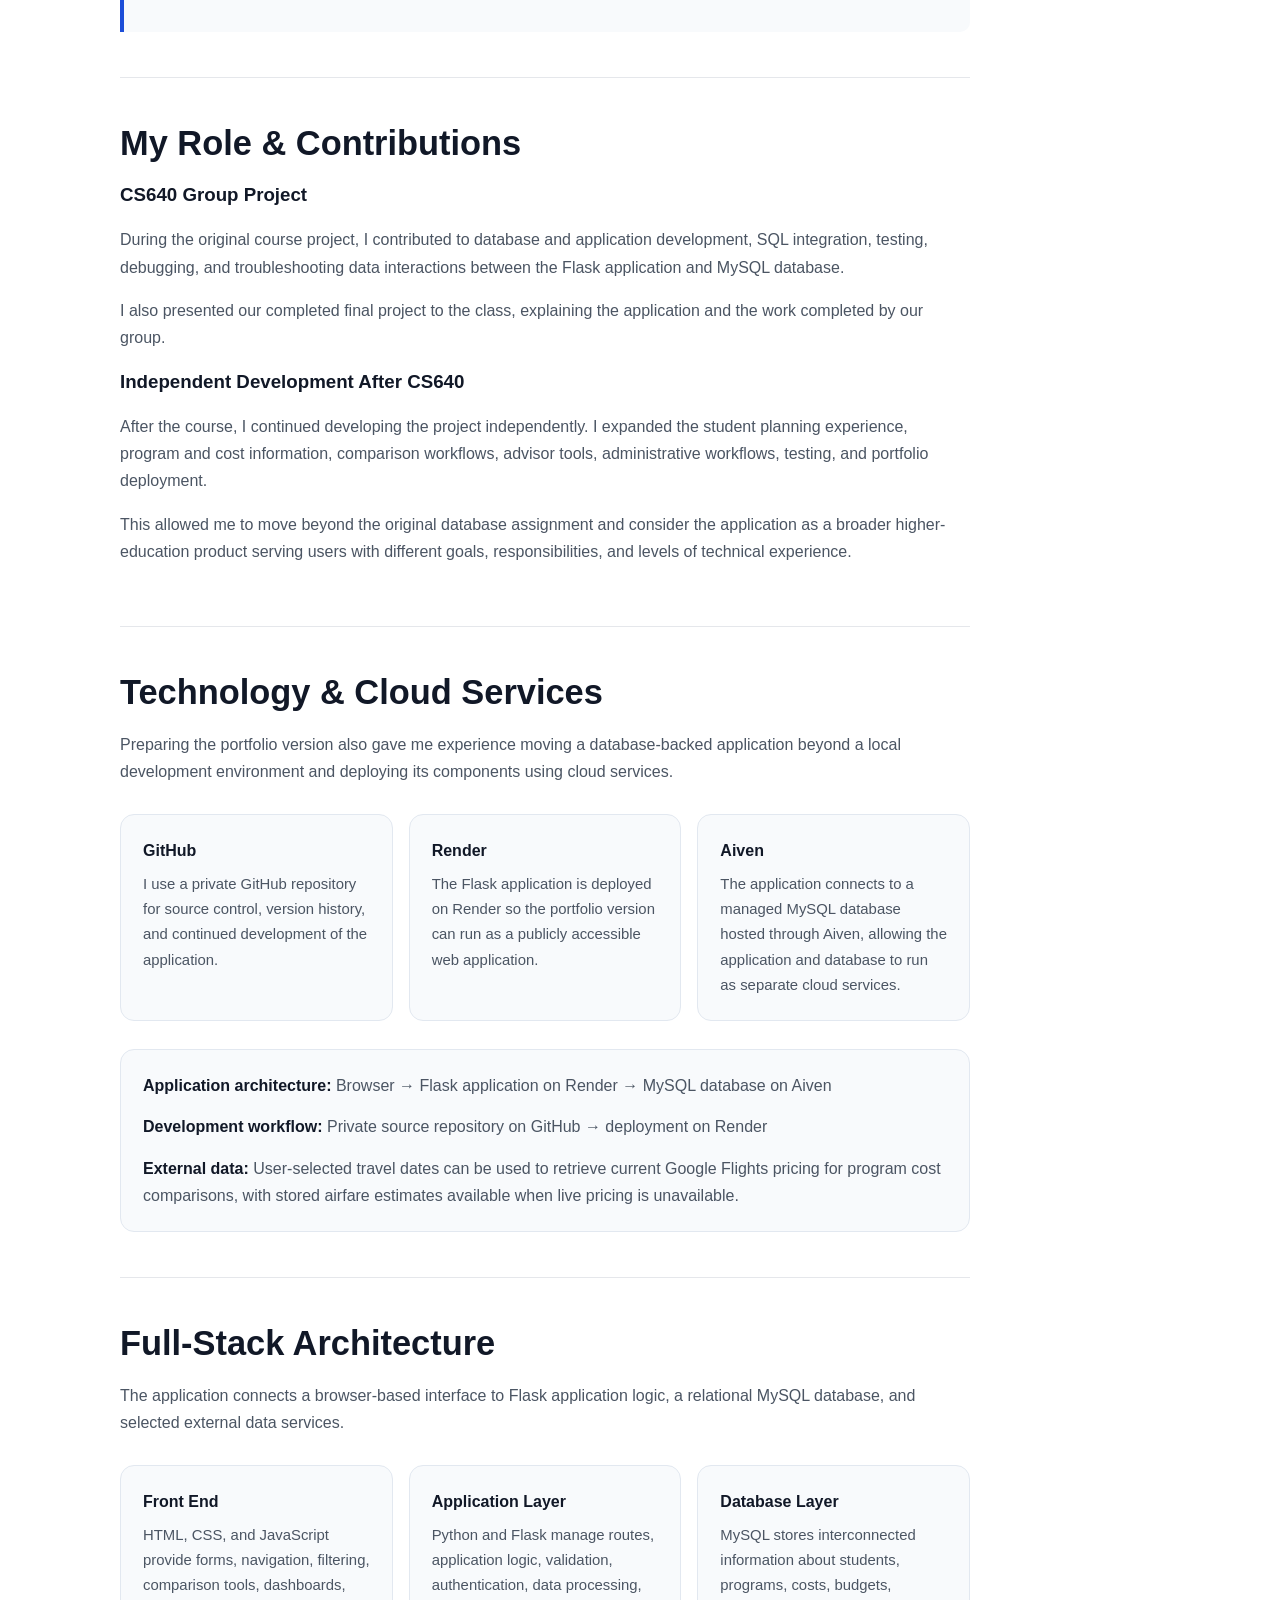
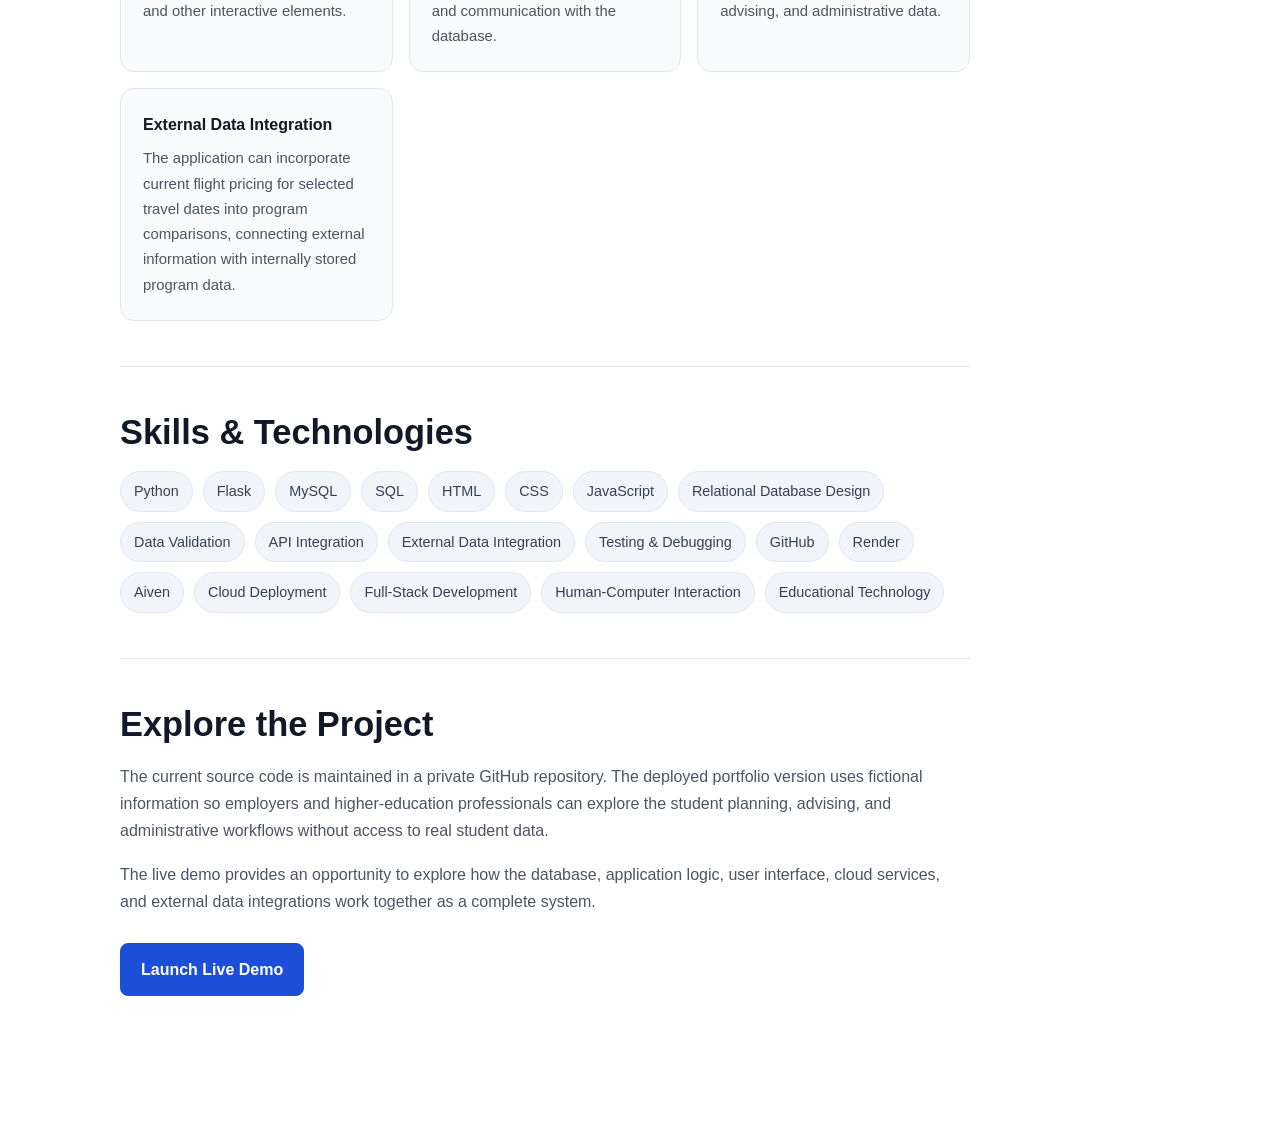
<file: projects/study-abroad-budget-calculator.html>
<!DOCTYPE html>
<html lang="en">

<head>

  <meta charset="UTF-8">

  <meta
    name="viewport"
    content="width=device-width, initial-scale=1.0"
  >

  <meta
    name="description"
    content="Aven Pacha Pinto's Study Abroad Budget Calculator and Advising Platform, originally developed as a CS640 Advanced Database Systems final project and later expanded into a deployed full-stack educational technology application."
  >

  <title>
    Study Abroad Budget Calculator & Advising Platform | Aven Pacha Pinto
  </title>

  <link rel="stylesheet" href="/styles.css">


  <!-- Project-specific screenshot and case study styling -->

  <style>

    .feature-showcase {
      display: grid;
      gap: 52px;
      margin-top: 32px;
    }

    .feature-showcase-item {
      display: grid;
      grid-template-columns:
        minmax(0, 1.2fr)
        minmax(280px, 0.8fr);
      gap: 34px;
      align-items: center;
    }

    .feature-showcase-item:nth-child(even) .feature-media {
      order: 2;
    }

    .feature-media img,
    .feature-image-pair img,
    .workflow-gallery img {
      width: 100%;
      height: auto;

      border: 1px solid #e2e8f0;
      border-radius: 12px;

      box-shadow: 0 8px 22px rgba(15, 23, 42, 0.06);
    }

    .feature-media figure,
    .feature-image-pair figure,
    .workflow-gallery figure {
      margin: 0;
    }

    .feature-media figcaption,
    .feature-image-pair figcaption,
    .workflow-gallery figcaption {
      margin-top: 8px;

      color: #64748b;

      font-size: 0.85rem;
      line-height: 1.5;
    }

    .feature-image-pair {
      display: grid;
      gap: 18px;
    }

    .feature-copy h3 {
      margin-top: 0;
      margin-bottom: 12px;
    }

    .feature-copy p {
      color: #4b5563;
    }

    .feature-label {
      margin: 0 0 6px;

      color: #1d4ed8;

      font-size: 0.78rem;
      font-weight: 700;
      letter-spacing: 0.08em;
      text-transform: uppercase;
    }

    .workflow-gallery {
      display: grid;
      grid-template-columns: repeat(3, 1fr);
      gap: 18px;

      margin: 28px 0;
    }

    .workflow-step {
      margin-top: 26px;
      padding: 22px;

      background: #f8fafc;

      border: 1px solid #e2e8f0;
      border-radius: 14px;
    }

    .workflow-step strong {
      display: block;
      margin-bottom: 8px;

      color: #111827;
    }

    .workflow-step p {
      margin-bottom: 0;
      color: #4b5563;
    }

    .cloud-flow {
      margin-top: 28px;
      padding: 22px;

      background: #f8fafc;

      border: 1px solid #e2e8f0;
      border-radius: 14px;

      color: #4b5563;
    }

    .cloud-flow p {
      margin: 0 0 14px;
    }

    .cloud-flow p:last-child {
      margin-bottom: 0;
    }

    .cloud-flow strong {
      color: #111827;
    }

    @media (max-width: 850px) {

      .workflow-gallery {
        grid-template-columns: 1fr;
        gap: 26px;
      }

    }

    @media (max-width: 750px) {

      .feature-showcase {
        gap: 42px;
      }

      .feature-showcase-item {
        grid-template-columns: 1fr;
        gap: 20px;
      }

      .feature-showcase-item:nth-child(even) .feature-media {
        order: 0;
      }

    }

  </style>

</head>


<body>

  <!-- Portfolio Navigation -->

  <header>

    <nav>

      <a href="/">
        Home
      </a>

      <a href="/#about">
        About
      </a>

      <a href="/#projects">
        Projects
      </a>

      <a href="/#credentials">
        Credentials
      </a>

    </nav>

  </header>


  <main>

    <a
      class="back-link"
      href="/#projects"
    >
      ← Back to Projects
    </a>


    <!-- Project Introduction -->

    <section class="project-detail-hero">

      <p class="section-eyebrow">
        CS640 — Advanced Database Systems
      </p>

      <h1>
        Study Abroad Budget Calculator &amp; Advising Platform
      </h1>

      <p class="project-lead">
        A full-stack web application that connects
        student financial planning with study abroad
        advising and administrative workflows.
      </p>

      <p>
        This application began as my group's final project
        for CS640 Advanced Database Systems. We developed
        a database-backed web application using Python
        Flask and MySQL to manage study abroad program,
        student, budget, and cost information.
      </p>

      <p>
        After the course ended, I continued developing
        the project independently, expanding it into
        a more complete platform designed around both
        the student planning experience and the
        administrative needs of study abroad offices.
      </p>


      <!-- Project Tags -->

      <div class="project-meta">

        <span class="project-tag">
          Python
        </span>

        <span class="project-tag">
          Flask
        </span>

        <span class="project-tag">
          MySQL
        </span>

        <span class="project-tag">
          JavaScript
        </span>

        <span class="project-tag">
          Full-Stack Development
        </span>

        <span class="project-tag">
          Human-Computer Interaction
        </span>

        <span class="project-tag">
          Educational Technology
        </span>

      </div>


      <!-- Primary Actions -->

      <div class="hero-actions">

        <a
          class="button"
          href="https://study-abroad-budget-calculator-demo.onrender.com/"
          target="_blank"
          rel="noopener noreferrer"
        >
          Explore Live Demo
        </a>

        <a
          class="secondary-button"
          href="#student-experience"
        >
          Student Experience
        </a>

        <a
          class="secondary-button"
          href="#advisor-experience"
        >
          Advisor Experience
        </a>

      </div>


      <p>
        <small>
          The application is hosted on Render and may
          take a short moment to load after a period
          of inactivity.
        </small>
      </p>

    </section>


    <!-- Project Background -->

    <section class="project-section">

      <h2>
        From CS640 Final Project to Portfolio Application
      </h2>

      <p>
        The original course project focused on applying
        relational database concepts through a practical
        web application. Our group connected a MySQL
        database to a Python Flask application and
        browser-based interface.
      </p>

      <p>
        During the course project, I contributed to
        database and application development, SQL
        integration, testing, debugging, and
        troubleshooting how information moved between
        the application and database. I also presented
        the completed project to our professor and
        graduate Computer Science classmates.
      </p>

      <p>
        My previous professional experience in study
        abroad gave me a real-world perspective on
        the problem. Students need help understanding
        the complete financial picture of different
        programs, while advisors need organized
        information that can support meaningful
        planning conversations.
      </p>

      <p>
        I continued developing the application after
        CS640 with greater attention to those real
        workflows, as well as user experience,
        administration, testing, and deployment.
      </p>

    </section>


    <!-- Student Experience -->

    <section
      class="project-section"
      id="student-experience"
    >

      <h2>
        Student Planning Experience
      </h2>

      <p>
        The student side is designed to turn a complex
        planning process into a guided sequence of
        smaller decisions. Rather than treating study
        abroad budgeting as a single calculation,
        the application connects student preferences,
        program information, travel costs, and
        financial estimates.
      </p>


      <div class="feature-showcase">


        <!-- Questionnaire -->

        <div class="feature-showcase-item">

          <div class="feature-media">

            <figure>

              <img
                src="/assets/images/study-abroad-questionnaire.png"
                alt="Guided student questionnaire in the Study Abroad Budget Calculator"
                loading="lazy"
              >

              <figcaption>
                The guided questionnaire collects
                planning information one step at a time.
              </figcaption>

            </figure>

          </div>


          <div class="feature-copy">

            <p class="feature-label">
              Student Planning
            </p>

            <h3>
              Guided Student Questionnaire
            </h3>

            <p>
              Students are guided through the information
              needed for their study abroad planning
              rather than being presented with one
              large form.
            </p>

            <p>
              From an advising perspective, this creates
              a more structured student profile and
              captures information that can later support
              conversations about program fit,
              preferences, and affordability.
            </p>

            <p>
              From an HCI perspective, breaking the
              process into smaller steps reduces the
              amount of information users need to
              process at one time and provides a
              clearer sense of progression.
            </p>

          </div>

        </div>


        <!-- Program Comparison -->

        <div class="feature-showcase-item">

          <div class="feature-media feature-image-pair">

            <figure>

              <img
                src="/assets/images/study-abroad-program-comparison.png"
                alt="Questionnaire screen where a student selects study abroad programs to compare"
                loading="lazy"
              >

              <figcaption>
                Step 1: The student selects the
                programs they want to compare.
              </figcaption>

            </figure>


            <figure>

              <img
                src="/assets/images/study-abroad-program-comparison-result.png"
                alt="Comparison results for two spring break study abroad programs showing dates, estimated costs, and flight pricing"
                loading="lazy"
              >

              <figcaption>
                Step 2: The application brings
                the selected programs together
                and incorporates airfare for
                the chosen travel dates.
              </figcaption>

            </figure>

          </div>


          <div class="feature-copy">

            <p class="feature-label">
              Decision Support
            </p>

            <h3>
              Program Comparison &amp; Date-Specific Airfare
            </h3>

            <p>
              Students can select multiple programs
              and evaluate them together rather than
              trying to remember information from
              separate program pages.
            </p>

            <p>
              In this example, two spring break
              programs are selected. Because airfare
              can represent a meaningful part of
              the total cost of a short-term program,
              students can select travel dates and
              incorporate current Google Flights
              pricing into the comparison.
            </p>

            <p>
              From a study abroad planning perspective,
              this creates a more realistic comparison
              than looking only at published program fees.
            </p>

            <p>
              From an HCI perspective, the workflow
              moves from a simple selection task to
              a consolidated result. The application
              handles the underlying data retrieval
              and calculations while presenting
              information around the decision the
              student is trying to make.
            </p>

          </div>

        </div>


        <!-- Budget Breakdown -->

        <div class="feature-showcase-item">

          <div class="feature-media">

            <figure>

              <img
                src="/assets/images/study-abroad-budget-breakdown.png"
                alt="Study abroad budget estimate organized into multiple cost categories"
                loading="lazy"
              >

              <figcaption>
                Estimated costs are organized into
                categories so students can understand
                how the total is constructed.
              </figcaption>

            </figure>

          </div>


          <div class="feature-copy">

            <p class="feature-label">
              Financial Planning
            </p>

            <h3>
              Transparent Budget Estimates
            </h3>

            <p>
              The application organizes study abroad
              expenses into understandable categories
              instead of presenting students with
              only one total.
            </p>

            <p>
              This reflects an important part of
              study abroad advising: the advertised
              program price may not represent the
              student's full financial commitment.
              Airfare, transportation, housing,
              living expenses, and other costs
              can all affect affordability.
            </p>

            <p>
              Showing how an estimate is constructed
              makes the result easier to understand
              and gives students better context for
              planning and advising conversations.
            </p>

          </div>

        </div>

      </div>

    </section>


    <!-- Advisor and Administrator Experience -->

    <section
      class="project-section"
      id="advisor-experience"
    >

      <h2>
        Advisor &amp; Administrator Experience
      </h2>

      <p>
        I also wanted the application to reflect the
        administrative side of study abroad. Student
        planning tools are more useful when advisors
        can review relevant information, maintain
        institutional costs, and manage program data
        in the same system.
      </p>

      <p>
        These features were designed around the idea
        that students and administrators may use the
        same underlying information differently.
        Students need guidance and comparison tools,
        while staff need concise records and
        workflows that support advising and
        program administration.
      </p>


      <div class="feature-showcase">


        <!-- Admin Dashboard -->

        <div class="feature-showcase-item">

          <div class="feature-media">

            <figure>

              <img
                src="/assets/images/study-abroad-admin-dashboard.png"
                alt="Administrator dashboard for the Study Abroad Budget Calculator"
                loading="lazy"
              >

              <figcaption>
                The administrator dashboard provides
                a central starting point for the
                staff-facing side of the application.
              </figcaption>

            </figure>

          </div>


          <div class="feature-copy">

            <p class="feature-label">
              Administration
            </p>

            <h3>
              Central Advisor Dashboard
            </h3>

            <p>
              The administrator dashboard brings
              together the main staff-facing
              functions in one location.
            </p>

            <p>
              From a study abroad administration
              perspective, this reduces the need
              to manage student information,
              program costs, and advising tasks
              across disconnected tools.
            </p>

            <p>
              From an HCI perspective, the dashboard
              acts as a clear starting point for
              different administrative tasks and
              helps users understand where to go
              next without exposing unnecessary
              complexity all at once.
            </p>

          </div>

        </div>


        <!-- Student Profiles -->

        <div class="feature-showcase-item">

          <div class="feature-media feature-image-pair">

            <figure>

              <img
                src="/assets/images/study-abroad-admin-student-profiles-page.png"
                alt="Administrator page listing study abroad student profiles"
                loading="lazy"
              >

              <figcaption>
                Advisors can view and locate
                student planning profiles.
              </figcaption>

            </figure>


            <figure>

              <img
                src="/assets/images/study-abroad-advising-profile.png"
                alt="Detailed study abroad advising profile showing student planning information"
                loading="lazy"
              >

              <figcaption>
                Individual profiles organize
                information that can support
                an advising conversation.
              </figcaption>

            </figure>

          </div>


          <div class="feature-copy">

            <p class="feature-label">
              Advising
            </p>

            <h3>
              Student Profiles &amp; Advising Context
            </h3>

            <p>
              Advisors can move from a list of
              students into an individual profile
              containing information collected
              during the student's planning process.
            </p>

            <p>
              From an advising perspective, this
              creates continuity between what the
              student has already researched and
              what the advisor may need to discuss
              during an appointment.
            </p>

            <p>
              From an HCI perspective, the system
              does not simply repeat the student
              interface for administrators. The
              same information is reorganized
              around the advisor's task: quickly
              understanding the student's
              planning context.
            </p>

          </div>

        </div>


        <!-- Tuition Rates -->

        <div class="feature-showcase-item">

          <div class="feature-media">

            <figure>

              <img
                src="/assets/images/study-abroad-admin-home-tuition-rates.png"
                alt="Administrator interface for maintaining home institution tuition rates"
                loading="lazy"
              >

              <figcaption>
                Institutional tuition information
                can be maintained centrally for
                use in budget calculations.
              </figcaption>

            </figure>

          </div>


          <div class="feature-copy">

            <p class="feature-label">
              Institutional Data
            </p>

            <h3>
              Home Tuition Rate Management
            </h3>

            <p>
              Administrators can maintain tuition
              information used by the application
              rather than embedding those values
              directly into individual student
              calculations.
            </p>

            <p>
              For study abroad offices, costs such
              as home tuition can depend on the
              institution's own policies and may
              change over time. Keeping these values
              in an administrative interface makes
              them easier to update consistently.
            </p>

            <p>
              From a system-design perspective,
              separating institutional data from
              individual student inputs also makes
              the application easier to maintain
              and reduces unnecessary duplication.
            </p>

          </div>

        </div>

      </div>

    </section>


    <!-- Partner Cost Workflow -->

    <section class="project-section">

      <h2>
        Partner Cost Collection Workflow
      </h2>

      <p>
        Study abroad budgeting also depends on
        accurate information from external program
        partners and host institutions. I incorporated
        a workflow for requesting, receiving, and
        reviewing partner cost information.
      </p>

      <p>
        The goal is to reduce the amount of manual
        back-and-forth required to collect updated
        program costs while still keeping staff
        involved in reviewing information before
        it becomes part of the advising process.
      </p>


      <div class="workflow-gallery">


        <!-- Request Form -->

        <figure>

          <img
            src="/assets/images/study-abroad-admin-cost-request-form.png"
            alt="Administrator form for requesting updated study abroad program costs from a partner"
            loading="lazy"
          >

          <figcaption>
            1. An administrator prepares a request
            for updated partner program costs.
          </figcaption>

        </figure>


        <!-- Mock Emails -->

        <figure>

          <img
            src="/assets/images/study-abroad-admin-cost-request-mock-emails.png"
            alt="Mock email messages illustrating partner cost request communication"
            loading="lazy"
          >

          <figcaption>
            2. Mock email screens demonstrate how
            communication could connect the
            administrative and partner workflows.
          </figcaption>

        </figure>


        <!-- Review Submission -->

        <figure>

          <img
            src="/assets/images/study-abroad-admin-review-submitted-partner-costs.png"
            alt="Administrator interface for reviewing submitted partner program costs"
            loading="lazy"
          >

          <figcaption>
            3. Staff can review submitted cost
            information before using it in
            program planning.
          </figcaption>

        </figure>

      </div>


      <div class="project-highlight-grid">

        <div class="project-highlight">

          <strong>
            Administrative Efficiency
          </strong>

          <p>
            A structured request process can reduce
            reliance on disconnected spreadsheets,
            emails, and manual follow-up when
            gathering program costs.
          </p>

        </div>


        <div class="project-highlight">

          <strong>
            Human Review
          </strong>

          <p>
            Submitted information is presented
            for staff review rather than being
            treated as automatically approved
            program data.
          </p>

        </div>


        <div class="project-highlight">

          <strong>
            Workflow Visibility
          </strong>

          <p>
            Breaking the process into clear steps
            makes it easier for administrators
            to understand what has been requested,
            submitted, and reviewed.
          </p>

        </div>

      </div>


      <div class="project-note">

        <strong>
          Demo Note
        </strong>

        <p>
          The email screens shown in the portfolio
          version are mock examples used to demonstrate
          how communication could fit into the cost
          request workflow.
        </p>

      </div>

    </section>


    <!-- My Contributions -->

    <section
      class="project-section"
      id="my-contributions"
    >

      <h2>
        My Role &amp; Contributions
      </h2>

      <h3>
        CS640 Group Project
      </h3>

      <p>
        During the original course project, I
        contributed to database and application
        development, SQL integration, testing,
        debugging, and troubleshooting data
        interactions between the Flask application
        and MySQL database.
      </p>

      <p>
        I also presented our completed final project
        to the class, explaining the application
        and the work completed by our group.
      </p>


      <h3>
        Independent Development After CS640
      </h3>

      <p>
        After the course, I continued developing
        the project independently. I expanded the
        student planning experience, program and
        cost information, comparison workflows,
        advisor tools, administrative workflows,
        testing, and portfolio deployment.
      </p>

      <p>
        This allowed me to move beyond the original
        database assignment and consider the
        application as a broader higher-education
        product serving users with different goals,
        responsibilities, and levels of technical
        experience.
      </p>

    </section>


    <!-- Technology and Cloud Services -->

    <section class="project-section">

      <h2>
        Technology &amp; Cloud Services
      </h2>

      <p>
        Preparing the portfolio version also gave
        me experience moving a database-backed
        application beyond a local development
        environment and deploying its components
        using cloud services.
      </p>


      <div class="project-highlight-grid">


        <!-- GitHub -->

        <div class="project-highlight">

          <strong>
            GitHub
          </strong>

          <p>
            I use a private GitHub repository
            for source control, version history,
            and continued development of the
            application.
          </p>

        </div>


        <!-- Render -->

        <div class="project-highlight">

          <strong>
            Render
          </strong>

          <p>
            The Flask application is deployed
            on Render so the portfolio version
            can run as a publicly accessible
            web application.
          </p>

        </div>


        <!-- Aiven -->

        <div class="project-highlight">

          <strong>
            Aiven
          </strong>

          <p>
            The application connects to a
            managed MySQL database hosted
            through Aiven, allowing the
            application and database to run
            as separate cloud services.
          </p>

        </div>

      </div>


      <div class="cloud-flow">

        <p>
          <strong>
            Application architecture:
          </strong>
          Browser → Flask application on Render →
          MySQL database on Aiven
        </p>

        <p>
          <strong>
            Development workflow:
          </strong>
          Private source repository on GitHub →
          deployment on Render
        </p>

        <p>
          <strong>
            External data:
          </strong>
          User-selected travel dates can be used
          to retrieve current Google Flights pricing
          for program cost comparisons, with stored
          airfare estimates available when live
          pricing is unavailable.
        </p>

      </div>

    </section>


    <!-- Full-Stack Architecture -->

    <section class="project-section">

      <h2>
        Full-Stack Architecture
      </h2>

      <p>
        The application connects a browser-based
        interface to Flask application logic,
        a relational MySQL database, and selected
        external data services.
      </p>


      <div class="project-highlight-grid">


        <div class="project-highlight">

          <strong>
            Front End
          </strong>

          <p>
            HTML, CSS, and JavaScript provide
            forms, navigation, filtering,
            comparison tools, dashboards,
            and other interactive elements.
          </p>

        </div>


        <div class="project-highlight">

          <strong>
            Application Layer
          </strong>

          <p>
            Python and Flask manage routes,
            application logic, validation,
            authentication, data processing,
            and communication with the database.
          </p>

        </div>


        <div class="project-highlight">

          <strong>
            Database Layer
          </strong>

          <p>
            MySQL stores interconnected
            information about students,
            programs, costs, budgets,
            advising, and administrative data.
          </p>

        </div>


        <div class="project-highlight">

          <strong>
            External Data Integration
          </strong>

          <p>
            The application can incorporate
            current flight pricing for selected
            travel dates into program comparisons,
            connecting external information with
            internally stored program data.
          </p>

        </div>

      </div>

    </section>


    <!-- Skills -->

    <section class="project-section">

      <h2>
        Skills &amp; Technologies
      </h2>

      <div class="skills">

        <span class="skill">
          Python
        </span>

        <span class="skill">
          Flask
        </span>

        <span class="skill">
          MySQL
        </span>

        <span class="skill">
          SQL
        </span>

        <span class="skill">
          HTML
        </span>

        <span class="skill">
          CSS
        </span>

        <span class="skill">
          JavaScript
        </span>

        <span class="skill">
          Relational Database Design
        </span>

        <span class="skill">
          Data Validation
        </span>

        <span class="skill">
          API Integration
        </span>

        <span class="skill">
          External Data Integration
        </span>

        <span class="skill">
          Testing &amp; Debugging
        </span>

        <span class="skill">
          GitHub
        </span>

        <span class="skill">
          Render
        </span>

        <span class="skill">
          Aiven
        </span>

        <span class="skill">
          Cloud Deployment
        </span>

        <span class="skill">
          Full-Stack Development
        </span>

        <span class="skill">
          Human-Computer Interaction
        </span>

        <span class="skill">
          Educational Technology
        </span>

      </div>

    </section>


    <!-- Explore Project -->

    <section class="project-section">

      <h2>
        Explore the Project
      </h2>

      <p>
        The current source code is maintained
        in a private GitHub repository. The
        deployed portfolio version uses
        fictional information so employers
        and higher-education professionals
        can explore the student planning,
        advising, and administrative workflows
        without access to real student data.
      </p>

      <p>
        The live demo provides an opportunity
        to explore how the database, application
        logic, user interface, cloud services,
        and external data integrations work
        together as a complete system.
      </p>


      <div class="hero-actions">

        <a
          class="button"
          href="https://study-abroad-budget-calculator-demo.onrender.com/"
          target="_blank"
          rel="noopener noreferrer"
        >
          Launch Live Demo
        </a>

      </div>

    </section>

  </main>

</body>

</html>
</file>
<file: styles.css>
/* ---------- Global ---------- */

* {
  box-sizing: border-box;
}

html {
  scroll-behavior: smooth;
}

body {
  margin: 0;
  font-family: -apple-system, BlinkMacSystemFont, "Segoe UI", Roboto,
    Helvetica, Arial, sans-serif;
  color: #1f2937;
  background: #ffffff;
  line-height: 1.7;
}

a {
  color: #1d4ed8;
}

a:hover {
  color: #1e40af;
}

img {
  display: block;
  max-width: 100%;
}


/* ---------- Site Header ---------- */

.site-header {
  max-width: 1100px;
  margin: 0 auto;
  padding: 30px 30px 55px;
}


/* ---------- Navigation ---------- */

.site-nav {
  display: flex;
  justify-content: space-between;
  align-items: center;
  gap: 30px;

  padding-bottom: 24px;
  border-bottom: 1px solid #e5e7eb;
}

.nav-name {
  color: #111827;
  font-size: 1rem;
  font-weight: 700;
  text-decoration: none;
}

.nav-name:hover {
  color: #1d4ed8;
}

.nav-links {
  display: flex;
  flex-wrap: wrap;
  gap: 24px;
}

.nav-links a {
  color: #4b5563;
  font-size: 0.95rem;
  font-weight: 500;
  text-decoration: none;
}

.nav-links a:hover {
  color: #1d4ed8;
}


/* ---------- Hero ---------- */

.hero {
  display: grid;
  grid-template-columns: minmax(0, 1.6fr) 280px;
  gap: 65px;
  align-items: center;

  padding: 65px 0 25px;
}

.hero-content {
  min-width: 0;
}

.hero-eyebrow {
  margin: 0 0 14px;

  color: #1d4ed8;
  font-size: 0.8rem;
  font-weight: 700;
  letter-spacing: 0.09em;
  text-transform: uppercase;
}

.hero h1 {
  max-width: 720px;
  margin: 0 0 22px;

  color: #111827;
  font-size: clamp(2.5rem, 4.7vw, 4rem);
  line-height: 1.07;
  letter-spacing: -0.035em;
}

.hero-description {
  max-width: 650px;
  margin: 0;

  color: #4b5563;
  font-size: 1.1rem;
  line-height: 1.75;
}


/* ---------- Hero Buttons ---------- */

.hero-actions {
  display: flex;
  flex-wrap: wrap;
  gap: 12px;

  margin-top: 28px;
}

.button {
  display: inline-block;

  padding: 12px 20px;

  color: #ffffff;
  background: #1d4ed8;

  border: 1px solid #1d4ed8;
  border-radius: 8px;

  font-weight: 600;
  text-decoration: none;

  transition:
    background 0.2s ease,
    border-color 0.2s ease,
    transform 0.2s ease;
}

.button:hover {
  color: #ffffff;
  background: #1e40af;
  border-color: #1e40af;

  transform: translateY(-1px);
}

.secondary-button {
  display: inline-block;

  padding: 12px 20px;

  color: #1f2937;
  background: #ffffff;

  border: 1px solid #d1d5db;
  border-radius: 8px;

  font-weight: 600;
  text-decoration: none;

  transition:
    color 0.2s ease,
    background 0.2s ease,
    border-color 0.2s ease,
    transform 0.2s ease;
}

.secondary-button:hover {
  color: #1d4ed8;
  background: #f8fafc;
  border-color: #94a3b8;

  transform: translateY(-1px);
}


/* ---------- Hero Headshot ---------- */

.hero-visual {
  width: 100%;
  max-width: 280px;
  justify-self: end;
}

.hero-photo-frame {
  position: relative;
  overflow: hidden;

  width: 100%;
  aspect-ratio: 4 / 5;

  background: #f8fafc;

  border: 1px solid #e2e8f0;
  border-radius: 18px;
}

.hero-photo {
  width: 100%;
  height: 100%;

  object-fit: cover;
  object-position: center 34%;
}

.hero-photo-frame::after {
  content: "";

  position: absolute;
  right: 0;
  bottom: 0;

  width: 38%;
  height: 5px;

  background: #1d4ed8;
}

.hero-photo-info {
  display: flex;
  flex-direction: column;

  margin-top: 12px;
}

.hero-photo-info strong {
  color: #111827;
  font-size: 0.92rem;
}

.hero-photo-info span {
  color: #64748b;
  font-size: 0.85rem;
}


/* ---------- Main Layout ---------- */

main {
  max-width: 1100px;
  margin: 0 auto;
  padding: 0 30px 90px;
}

h2,
h3 {
  color: #111827;
}

h2 {
  margin-top: 0;

  font-size: clamp(1.7rem, 3vw, 2.15rem);
  line-height: 1.2;
}

h3 {
  line-height: 1.3;
}


/* ---------- Homepage Sections ---------- */

#about,
#projects,
#credentials {
  padding: 60px 0 35px;
  scroll-margin-top: 25px;
}

#about,
#projects {
  border-bottom: 1px solid #e5e7eb;
}

.section-heading {
  margin-bottom: 18px;
}

.section-eyebrow {
  margin: 0 0 5px;

  color: #1d4ed8;
  font-size: 0.78rem;
  font-weight: 700;
  letter-spacing: 0.08em;
  text-transform: uppercase;
}

.section-heading h2 {
  margin-bottom: 0;
}

.section-intro,
.about-content {
  max-width: 800px;

  color: #4b5563;
  font-size: 1.05rem;
}

.about-content p {
  margin-bottom: 0;
}


/* ---------- Generic Project Card ---------- */

.project {
  margin-top: 20px;
  padding: 28px;

  background: #ffffff;

  border: 1px solid #e5e7eb;
  border-radius: 14px;
}

.project h3 {
  margin-top: 0;
}

.project a {
  font-weight: 600;
  text-decoration: none;
}

.project a:hover {
  text-decoration: underline;
}


/* ---------- Homepage Credential Card ---------- */

.credential-card {
  display: flex;
  align-items: center;
  gap: 32px;

  max-width: 850px;

  margin-top: 25px;
  padding: 28px 32px;

  background: #f8fafc;

  border: 1px solid #e2e8f0;
  border-radius: 16px;

  transition:
    transform 0.2s ease,
    box-shadow 0.2s ease;
}

.credential-card:hover {
  transform: translateY(-2px);
  box-shadow: 0 10px 28px rgba(15, 23, 42, 0.06);
}

.credential-card-badge {
  display: flex;
  align-items: center;
  justify-content: center;

  flex: 0 0 135px;
}

.credential-card-badge img {
  width: 125px;
  max-width: 125px;
  height: auto;
}

.credential-card-content {
  flex: 1;
}

.credential-card-label {
  margin: 0 0 5px;

  color: #1d4ed8;
  font-size: 0.78rem;
  font-weight: 700;
  letter-spacing: 0.08em;
  text-transform: uppercase;
}

.credential-card-content h3 {
  margin: 0 0 5px;
  font-size: 1.3rem;
}

.credential-card-course {
  margin: 0 0 12px;

  color: #4b5563;
  font-size: 0.95rem;
  font-weight: 600;
}

.credential-card-description {
  max-width: 600px;
  margin: 0 0 14px;

  color: #4b5563;
}

.credential-card-link {
  display: inline-block;

  color: #1d4ed8;
  font-weight: 600;
  text-decoration: none;
}

.credential-card-link:hover {
  text-decoration: underline;
}


/* ---------- Credential Detail Page ---------- */

header:not(.site-header) {
  max-width: 1100px;
  margin: 0 auto;
  padding: 35px 30px;
}

header:not(.site-header) nav {
  display: flex;
  flex-wrap: wrap;
  gap: 24px;
}

header:not(.site-header) nav a {
  color: #374151;
  font-weight: 500;
  text-decoration: none;
}

header:not(.site-header) nav a:hover {
  color: #1d4ed8;
}

.back-link {
  display: inline-block;

  margin-bottom: 35px;

  color: #4b5563;
  font-weight: 500;
  text-decoration: none;
}

.back-link:hover {
  color: #1d4ed8;
}

.credential-hero {
  display: grid;
  grid-template-columns: 230px 1fr;
  gap: 50px;
  align-items: center;

  padding: 45px;
  margin-bottom: 50px;

  background: #f8fafc;

  border: 1px solid #e5e7eb;
  border-radius: 18px;
}

.credential-badge-container {
  display: flex;
  justify-content: center;
  align-items: center;
}

.credential-badge {
  width: 100%;
  max-width: 210px;
  height: auto;

  transition: transform 0.2s ease;
}

.credential-badge:hover {
  transform: scale(1.03);
}

.credential-heading h1 {
  margin: 6px 0 15px;

  color: #111827;
  font-size: clamp(2.25rem, 4vw, 3.5rem);
  line-height: 1.1;
}

.eyebrow {
  margin: 0;

  color: #1d4ed8;
  font-size: 0.85rem;
  font-weight: 700;
  letter-spacing: 0.08em;
  text-transform: uppercase;
}

.credential-course {
  margin-bottom: 20px;

  color: #4b5563;
  font-weight: 600;
}


/* ---------- Credential Content ---------- */

.content-section {
  max-width: 800px;

  padding: 30px 0;

  border-bottom: 1px solid #e5e7eb;
}

.content-section:last-child {
  border-bottom: none;
}


/* ---------- Skills ---------- */

.skills {
  display: flex;
  flex-wrap: wrap;
  gap: 10px;
}

.skill {
  padding: 7px 13px;

  color: #334155;
  background: #f1f5f9;

  border: 1px solid #e2e8f0;
  border-radius: 999px;

  font-size: 0.9rem;
  font-weight: 500;
}


/* ---------- Tablet ---------- */

@media (max-width: 850px) {

  .hero {
    grid-template-columns: minmax(0, 1fr) 240px;
    gap: 40px;
  }

  .hero-visual {
    max-width: 240px;
  }

  .hero h1 {
    font-size: clamp(2.3rem, 6vw, 3.4rem);
  }

}


/* ---------- Mobile ---------- */

@media (max-width: 700px) {

  .site-header,
  main,
  header:not(.site-header) {
    padding-left: 20px;
    padding-right: 20px;
  }

  .site-nav {
    align-items: flex-start;
  }

  .nav-links {
    gap: 14px;
  }

  .hero {
    grid-template-columns: 1fr;
    gap: 35px;

    padding-top: 50px;
  }

  .hero h1 {
    font-size: clamp(2.3rem, 10vw, 3.25rem);
  }

  .hero-visual {
    width: 100%;
    max-width: 250px;

    justify-self: start;
  }

  .credential-hero {
    grid-template-columns: 1fr;
    gap: 30px;

    padding: 30px 22px;
  }

  .credential-badge {
    max-width: 180px;
  }

}


/* ---------- Small Mobile ---------- */

@media (max-width: 650px) {

  .credential-card {
    flex-direction: column;
    align-items: flex-start;
    gap: 20px;

    padding: 24px;
  }

  .credential-card-badge {
    flex-basis: auto;
  }

  .credential-card-badge img {
    width: 105px;
    max-width: 105px;
  }

}


@media (max-width: 540px) {

  .site-nav {
    flex-direction: column;
    gap: 14px;
  }

  .hero {
    padding-top: 40px;
  }

  .hero-actions {
    flex-direction: column;
    align-items: stretch;
  }

  .hero-actions .button,
  .hero-actions .secondary-button {
    width: 100%;
    text-align: center;
  }

  .hero-visual {
    max-width: 220px;
  }

}

/* ---------- Project Detail Page ---------- */

.project-detail-hero {
  max-width: 900px;

  padding: 20px 0 45px;

  border-bottom: 1px solid #e5e7eb;
}

.project-detail-hero h1 {
  max-width: 850px;

  margin: 8px 0 20px;

  color: #111827;

  font-size: clamp(2.4rem, 5vw, 4rem);
  line-height: 1.08;
  letter-spacing: -0.035em;
}

.project-lead {
  max-width: 750px;

  margin: 0;

  color: #4b5563;

  font-size: 1.15rem;
  line-height: 1.75;
}


/* ---------- Project Metadata ---------- */

.project-meta {
  display: flex;
  flex-wrap: wrap;
  gap: 9px;

  margin-top: 24px;
}

.project-tag {
  padding: 6px 11px;

  color: #334155;
  background: #f1f5f9;

  border: 1px solid #e2e8f0;
  border-radius: 999px;

  font-size: 0.82rem;
  font-weight: 600;
}


/* ---------- Project Sections ---------- */

.project-section {
  max-width: 850px;

  padding: 45px 0;

  border-bottom: 1px solid #e5e7eb;
}

.project-section:last-child {
  border-bottom: none;
}

.project-section h2 {
  margin-bottom: 18px;
}

.project-section p {
  color: #4b5563;
}


/* ---------- Project Highlights ---------- */

.project-highlight-grid {
  display: grid;
  grid-template-columns: repeat(3, 1fr);
  gap: 16px;

  margin-top: 28px;
}

.project-highlight {
  padding: 22px;

  background: #f8fafc;

  border: 1px solid #e2e8f0;
  border-radius: 14px;
}

.project-highlight strong {
  display: block;

  margin-bottom: 8px;

  color: #111827;
}

.project-highlight p {
  margin: 0;

  font-size: 0.93rem;
}


/* ---------- Metrics ---------- */

.metric-grid {
  display: grid;
  grid-template-columns: repeat(4, 1fr);
  gap: 14px;

  margin-top: 30px;
}

.metric-card {
  display: flex;
  flex-direction: column;

  padding: 22px;

  background: #f8fafc;

  border: 1px solid #e2e8f0;
  border-radius: 14px;
}

.metric-value {
  color: #1d4ed8;

  font-size: 1.8rem;
  font-weight: 700;
  line-height: 1.2;
}

.metric-label {
  margin-top: 6px;

  color: #64748b;

  font-size: 0.83rem;
  font-weight: 600;
}


/* ---------- Project Notes ---------- */

.project-note {
  padding: 20px 22px;

  background: #f8fafc;

  border-left: 4px solid #1d4ed8;
  border-radius: 0 10px 10px 0;
}


/* ---------- Project Page Responsive ---------- */

@media (max-width: 750px) {

  .project-highlight-grid {
    grid-template-columns: 1fr;
  }

  .metric-grid {
    grid-template-columns: repeat(2, 1fr);
  }

}


@media (max-width: 450px) {

  .metric-grid {
    grid-template-columns: 1fr;
  }

}
</file>
